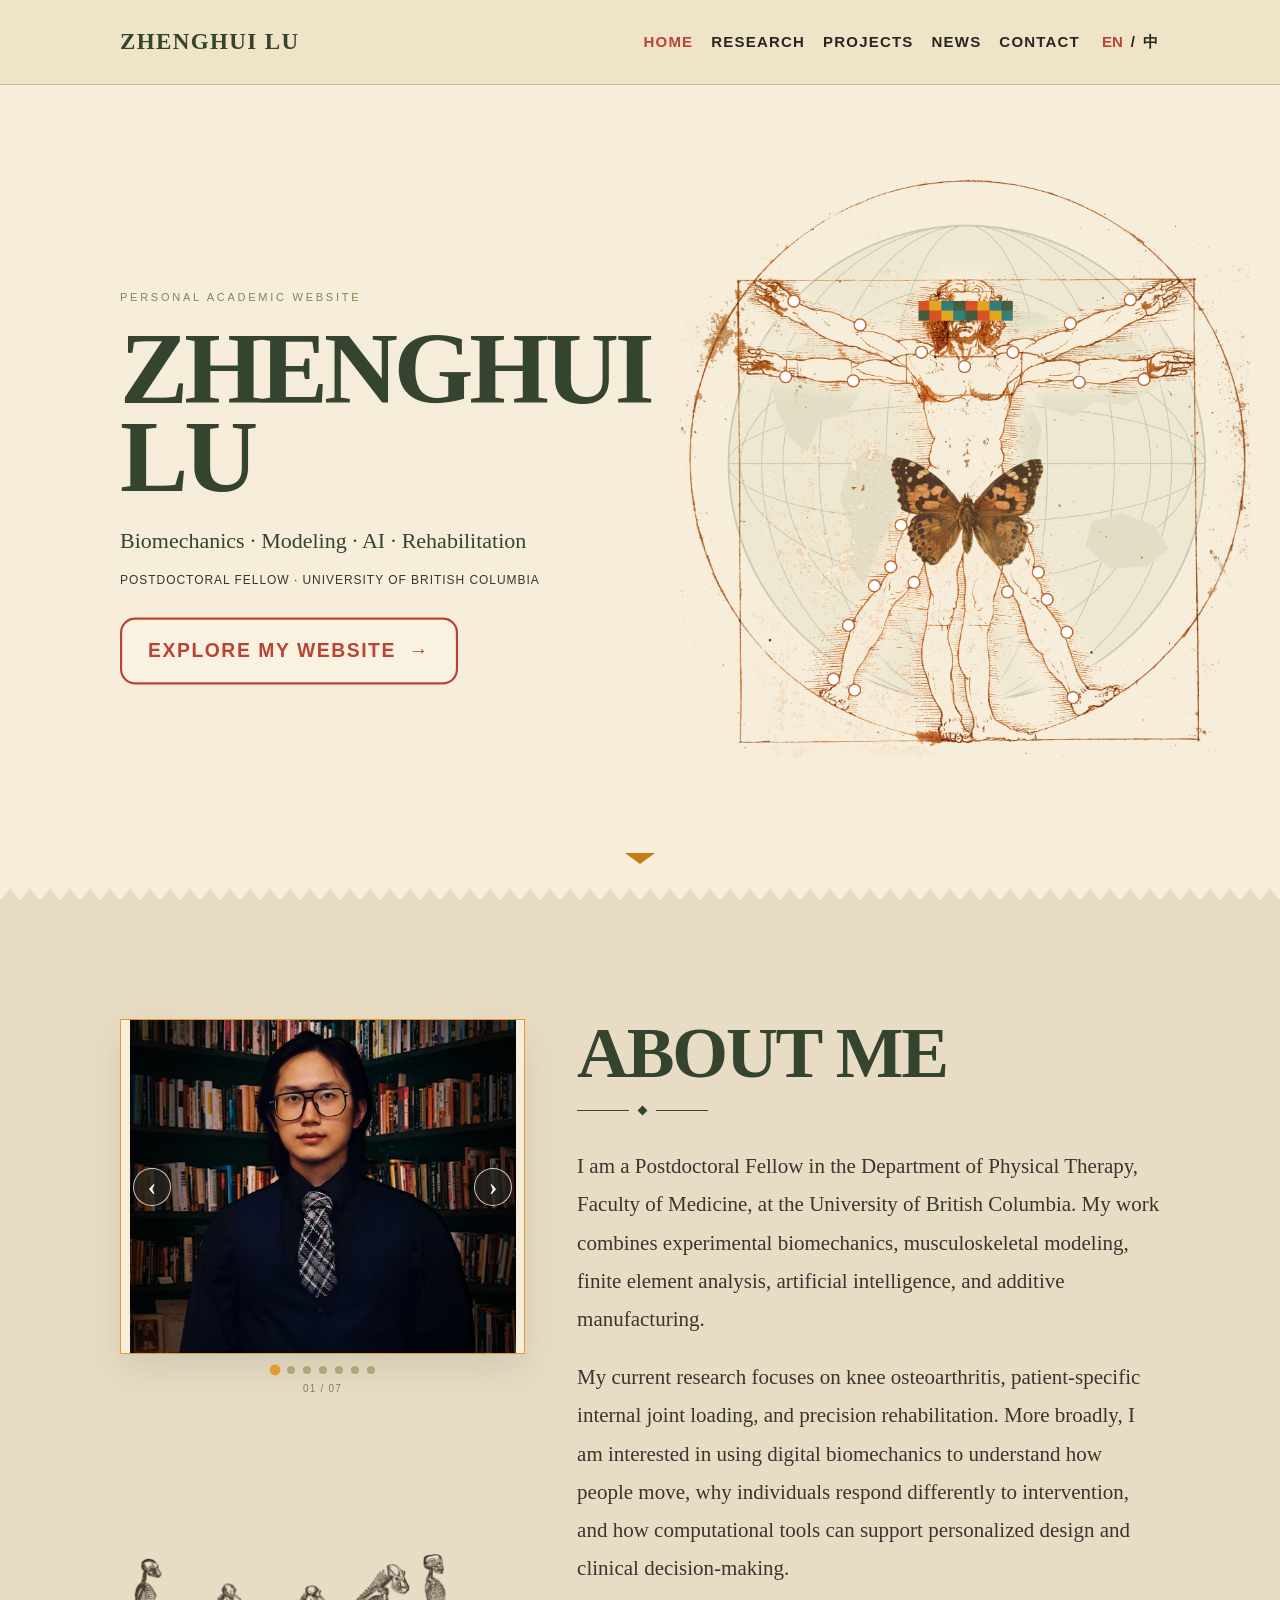
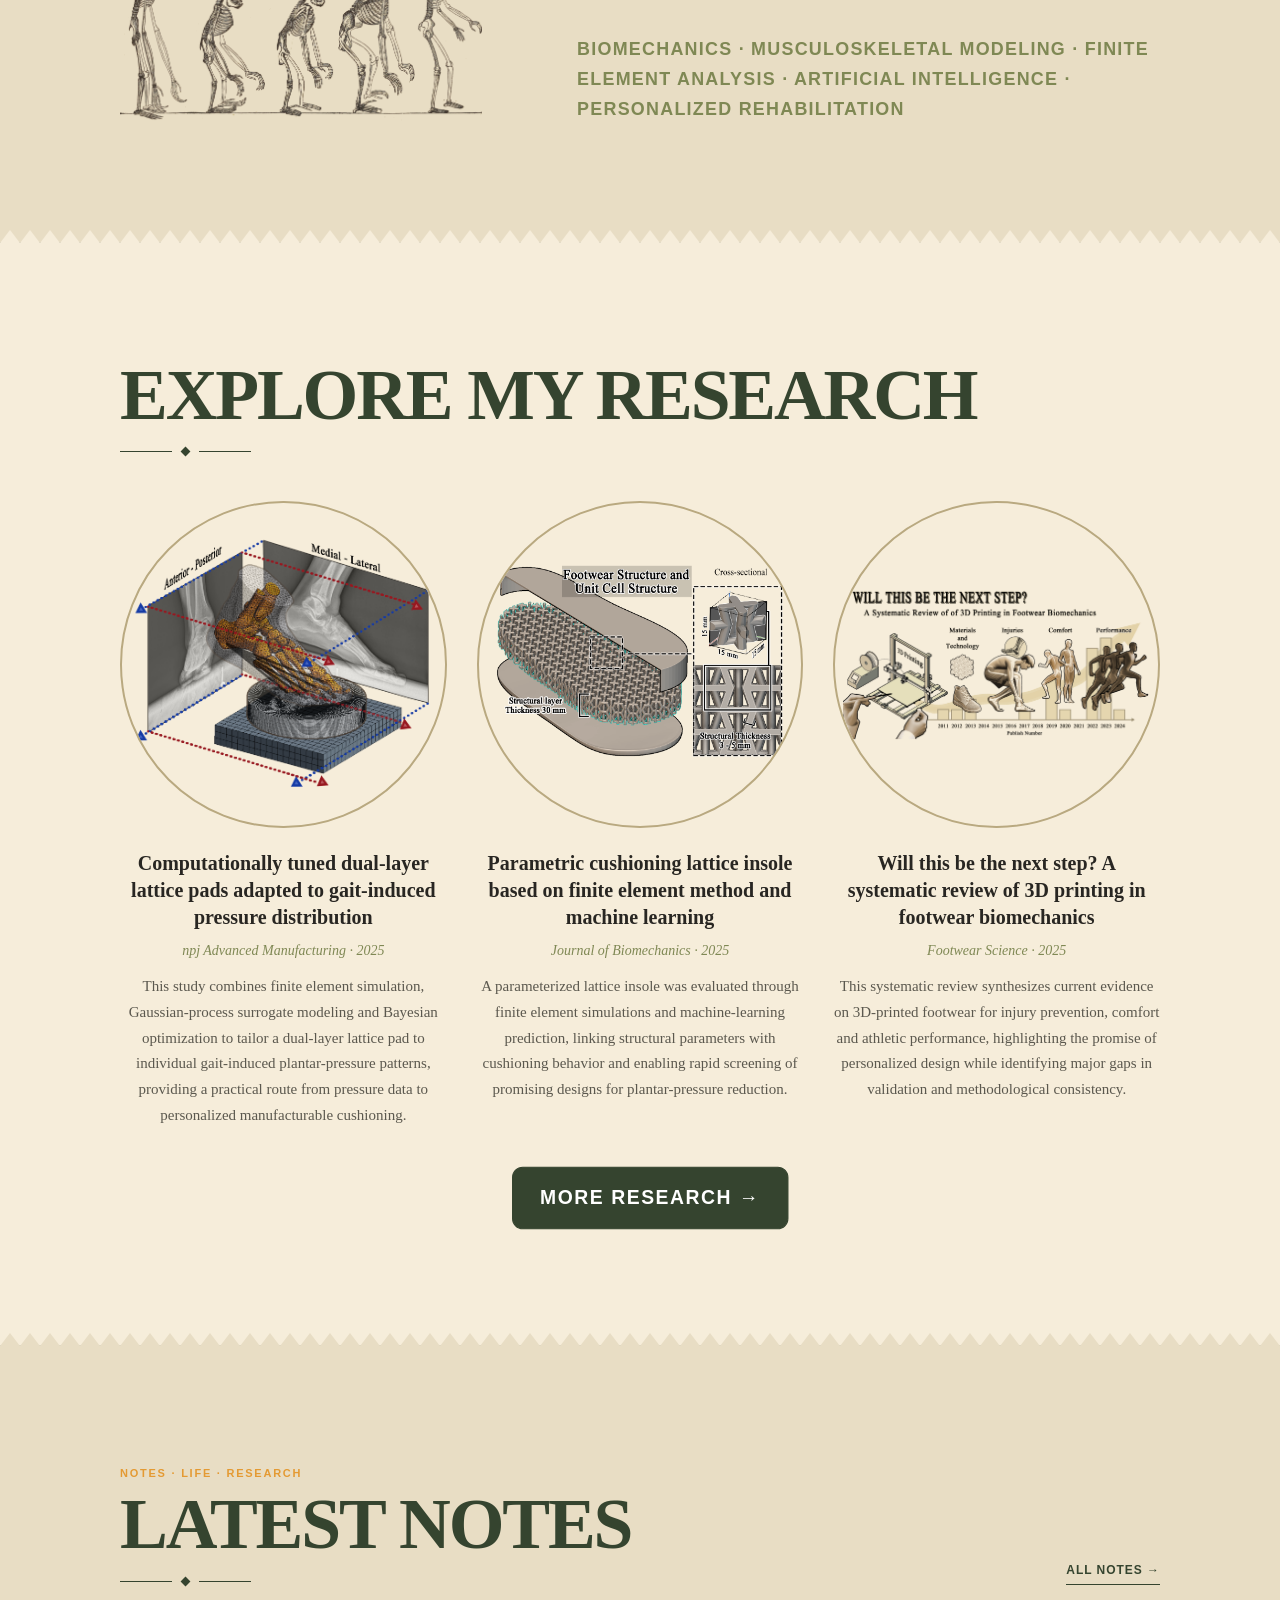
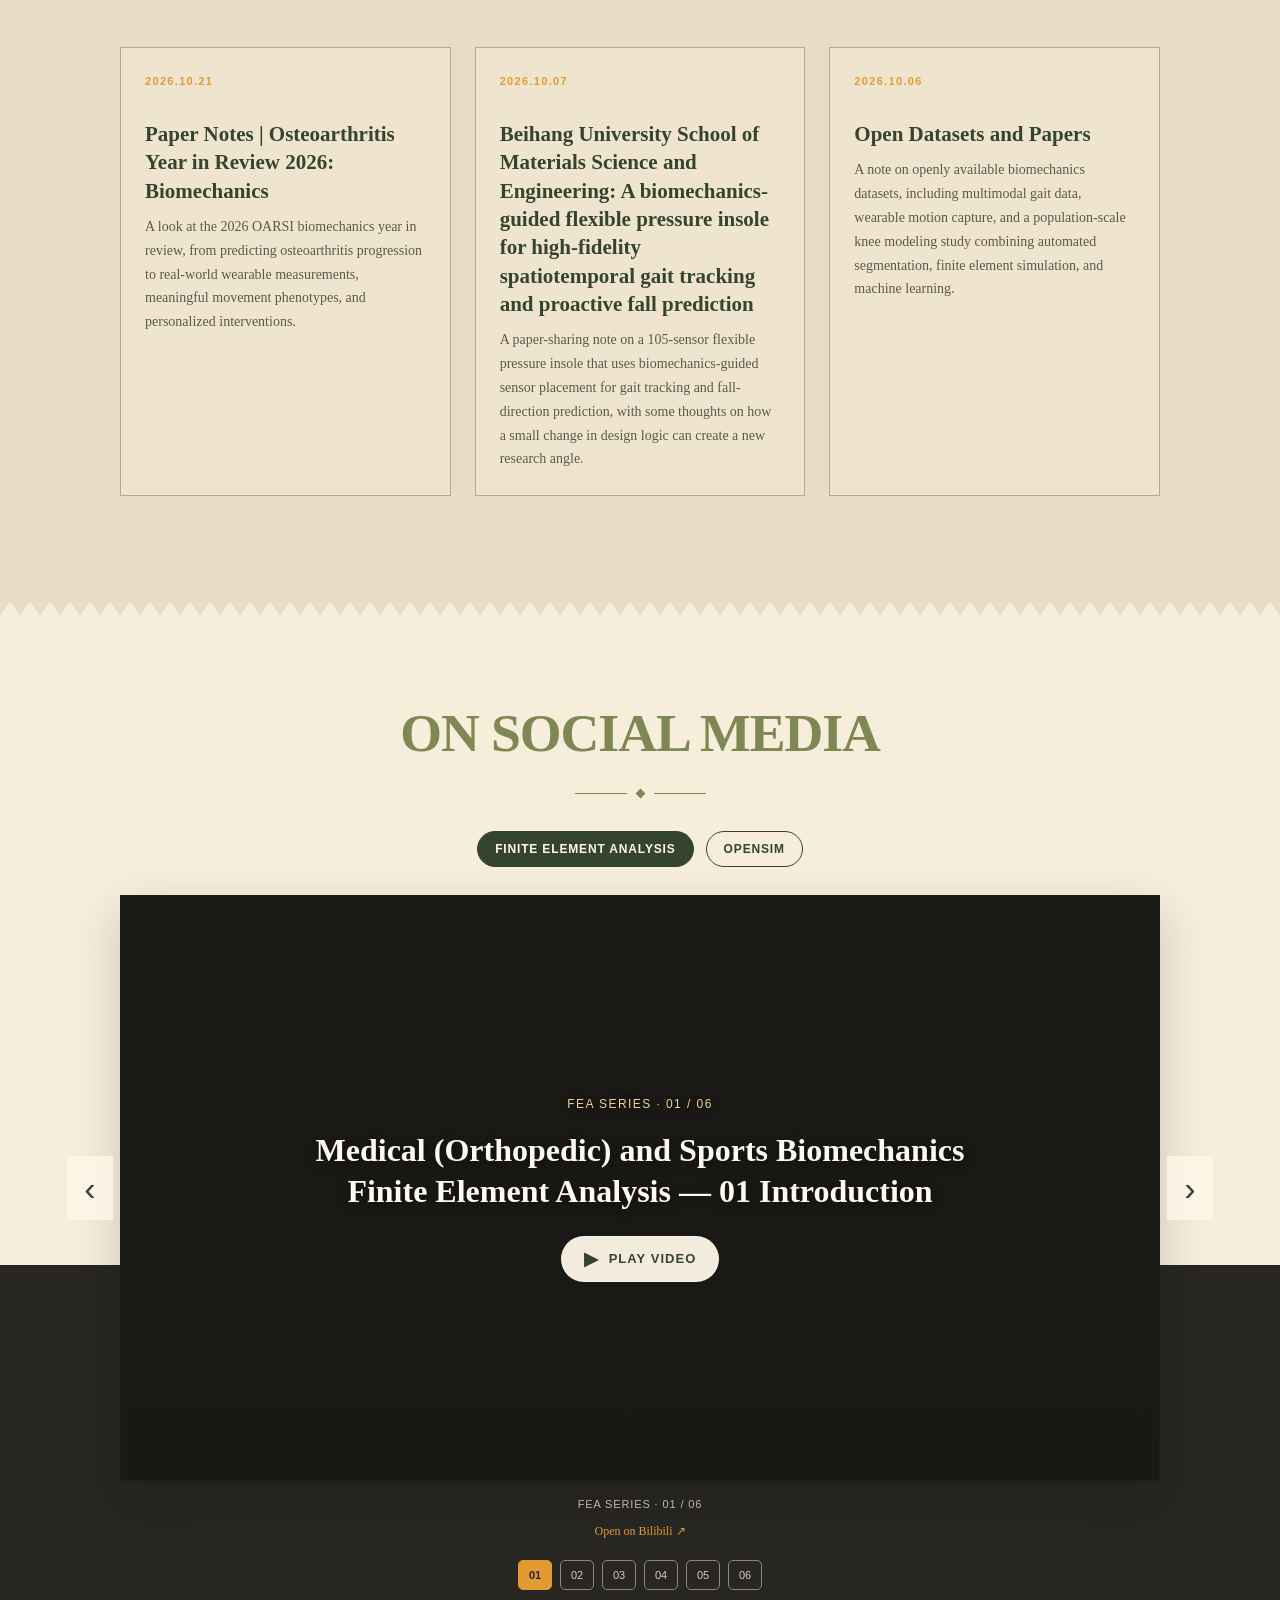
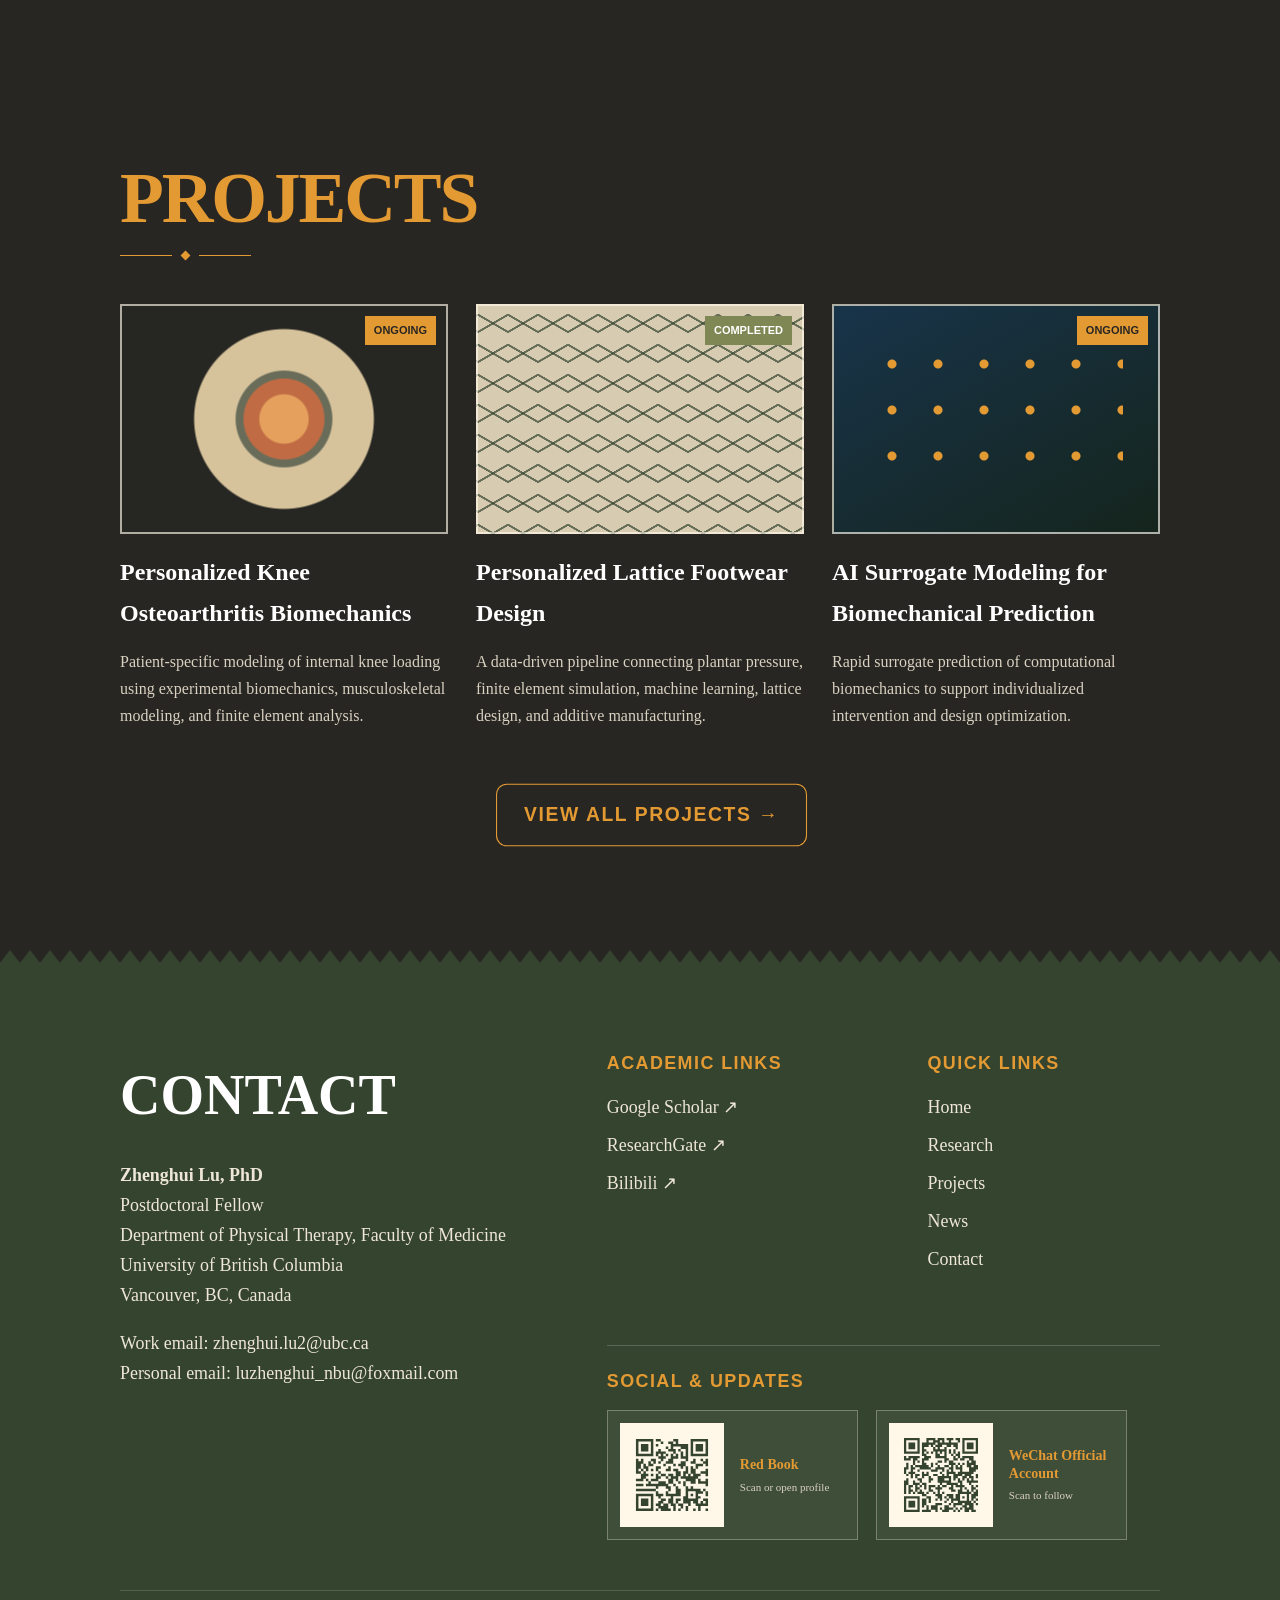
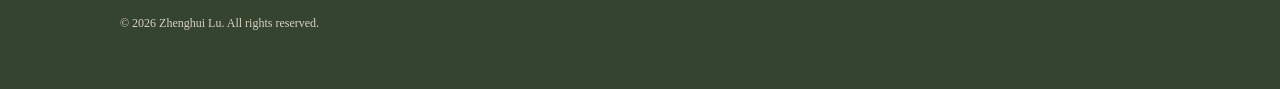
<file: index.html>
<!DOCTYPE html>
<html lang="en">
<head>
  <meta charset="UTF-8">
  <meta name="viewport" content="width=device-width,initial-scale=1.0">
  <title>Zhenghui Lu | Personal Academic Website</title>
  <meta name="description" content="Personal academic website of Zhenghui Lu, Postdoctoral Fellow at the University of British Columbia working on biomechanics, musculoskeletal modeling, finite element analysis, AI, footwear, and rehabilitation.">
  <link rel="stylesheet" href="style.css?v=20261003-2">
  <link rel="stylesheet" href="home-vintage.css?v=20261004-3">
  <link rel="stylesheet" href="about-carousel.css?v=20261004-2">
</head>
<body class="home-vintage lang-en-mode">
<header class="site-header">
  <div class="v-container">
    <nav class="navbar">
      <a class="site-name" href="index.html">ZHENGHUI LU</a>
      <div class="nav-right">
        <div class="nav-links">
          <a class="active" href="index.html"><span class="lang-en">Home</span><span class="lang-zh">主页</span></a>
          <a href="publications.html"><span class="lang-en">Research</span><span class="lang-zh">研究</span></a>
          <a href="projects.html"><span class="lang-en">Projects</span><span class="lang-zh">项目</span></a>
          <a href="news.html"><span class="lang-en">News</span><span class="lang-zh">分享</span></a>
          <a href="contact.html"><span class="lang-en">Contact</span><span class="lang-zh">联系</span></a>
        </div>
        <div class="language-switcher" aria-label="Language switch"><button type="button" data-lang="en">EN</button><span>/</span><button type="button" data-lang="zh">中</button></div>
      </div>
    </nav>
  </div>
</header>
<main>
<section class="v-hero" id="top"><div class="v-container v-hero-grid"><div class="v-brand-card"><div class="v-brand-small"><span class="lang-en">Personal Academic Website</span><span class="lang-zh">个人学术主页</span></div><h1><span>ZHENGHUI</span><span>LU</span></h1><p class="v-brand-sub"><span class="lang-en">Biomechanics · Modeling · AI · Rehabilitation</span><span class="lang-zh">生物力学 · 建模 · 人工智能 · 康复</span></p><p class="v-brand-tags"><span class="lang-en">Postdoctoral Fellow · University of British Columbia</span><span class="lang-zh">博士后研究员 · University of British Columbia</span></p><a class="v-cta" href="#about"><span class="lang-en">Explore my website</span><span class="lang-zh">探索我的主页</span><span>→</span></a></div><div class="v-collage" aria-hidden="true"><img class="v-hero-art" src="assets/home-1.png" alt="" width="1600" height="1669" loading="eager" fetchpriority="high" decoding="async"></div></div><a class="v-down" href="#about" aria-label="Scroll down">⌄</a></section>
<section class="v-section" id="about"><div class="v-container v-about-grid"><div class="v-about-gallery" data-about-carousel tabindex="0" aria-label="Zhenghui Lu photo gallery"><div class="about-carousel-frame"><div class="about-carousel-track"><figure class="about-carousel-slide profile is-active"><img src="profile.jpg" alt="Portrait of Zhenghui Lu"></figure><figure class="about-carousel-slide ubc"><img src="assets/about-ubc.jpg" alt="Zhenghui Lu at the University of British Columbia"></figure><figure class="about-carousel-slide coast"><img src="assets/about-coast.jpg" alt="Zhenghui Lu outdoors by the coast"></figure><figure class="about-carousel-slide industry"><img src="assets/about-industry.jpg" alt="Footwear industry collaboration"></figure><figure class="about-carousel-slide fbs"><img src="assets/about-fbs.jpg" alt="Zhenghui Lu at the Footwear Biomechanics Symposium"></figure></div><button class="about-carousel-btn prev" type="button" aria-label="Previous photo">‹</button><button class="about-carousel-btn next" type="button" aria-label="Next photo">›</button></div><div class="about-carousel-dots" aria-label="Photo selector"></div><div class="about-carousel-counter" aria-live="polite">01 / 05</div><img class="about-evolution-art" src="assets/about-evolution.png" alt="" aria-hidden="true" loading="lazy"></div><div class="v-about-copy"><h2 class="v-section-title"><span class="lang-en">About Me</span><span class="lang-zh">关于我</span></h2><div class="v-divider"><i></i></div><p class="lang-en">I am a Postdoctoral Fellow in the Department of Physical Therapy, Faculty of Medicine, at the University of British Columbia. My work combines experimental biomechanics, musculoskeletal modeling, finite element analysis, artificial intelligence, and additive manufacturing.</p><p class="lang-en">My current research focuses on knee osteoarthritis, patient-specific internal joint loading, and precision rehabilitation. More broadly, I am interested in using digital biomechanics to understand how people move, why individuals respond differently to intervention, and how computational tools can support personalized design and clinical decision-making.</p><p class="lang-zh">我目前是加拿大英属哥伦比亚大学医学部物理治疗系博士后研究员。我的研究融合实验生物力学、肌肉骨骼建模、有限元分析、人工智能与增材制造。</p><p class="lang-zh">目前主要聚焦膝骨关节炎、患者特异性关节内部负荷与精准康复。更广泛地说，我希望利用数字生物力学理解人体运动、解释不同个体对干预产生不同响应的原因，并发展支持个体化设计和临床决策的计算工具。</p><div class="v-keywords"><span class="lang-en">Biomechanics · Musculoskeletal Modeling · Finite Element Analysis · Artificial Intelligence · Personalized Rehabilitation</span><span class="lang-zh">生物力学 · 肌肉骨骼建模 · 有限元分析 · 人工智能 · 个体化康复</span></div></div></div></section>
<section class="v-section v-research" id="research"><div class="v-container"><h2 class="v-section-title"><span class="lang-en">Explore My Research</span><span class="lang-zh">探索我的研究</span></h2><div class="v-divider"><i></i></div><div class="v-research-grid">
<a class="v-research-card" href="https://doi.org/10.1038/s44334-025-00055-8" target="_blank" rel="noopener noreferrer"><div class="v-round-visual pressure"></div><h3>Computationally tuned dual-layer lattice pads adapted to gait-induced pressure distribution</h3><div class="v-research-meta">npj Advanced Manufacturing · 2025</div><p class="v-research-summary lang-en">This study combines finite element simulation, Gaussian-process surrogate modeling and Bayesian optimization to tailor a dual-layer lattice pad to individual gait-induced plantar-pressure patterns, providing a practical route from pressure data to personalized manufacturable cushioning.</p><p class="v-research-summary lang-zh">本研究将有限元仿真、高斯过程代理模型和贝叶斯优化结合，根据个体步态足底压力分布优化双层晶格垫，展示了从压力数据到可制造个体化缓冲结构的设计流程。</p></a>
<a class="v-research-card" href="https://doi.org/10.1016/j.jbiomech.2025.112674" target="_blank" rel="noopener noreferrer"><div class="v-round-visual lattice"></div><h3>Parametric cushioning lattice insole based on finite element method and machine learning</h3><div class="v-research-meta">Journal of Biomechanics · 2025</div><p class="v-research-summary lang-en">A parameterized lattice insole was evaluated through finite element simulations and machine-learning prediction, linking structural parameters with cushioning behavior and enabling rapid screening of promising designs for plantar-pressure reduction.</p><p class="v-research-summary lang-zh">本研究构建参数化晶格鞋垫，通过有限元仿真与机器学习建立结构参数和缓冲性能之间的关系，从而能够快速筛选更有利于降低足底压力的设计方案。</p></a>
<a class="v-research-card" href="https://doi.org/10.1080/19424280.2025.2472251" target="_blank" rel="noopener noreferrer"><div class="v-round-visual printing"></div><h3>Will this be the next step? A systematic review of 3D printing in footwear biomechanics</h3><div class="v-research-meta">Footwear Science · 2025</div><p class="v-research-summary lang-en">This systematic review synthesizes current evidence on 3D-printed footwear for injury prevention, comfort and athletic performance, highlighting the promise of personalized design while identifying major gaps in validation and methodological consistency.</p><p class="v-research-summary lang-zh">本系统综述整合 3D 打印鞋具在损伤预防、舒适性和运动表现方面的研究证据，指出个体化设计具有较大潜力，同时现有研究在验证和方法一致性方面仍存在不足。</p></a>
</div><div class="v-center-action"><a class="v-dark-button" href="publications.html"><span class="lang-en">More research →</span><span class="lang-zh">更多研究 →</span></a></div></div></section>
<section class="v-section v-news" id="news"><div class="v-container">
  <div class="v-news-heading"><div><div class="v-news-kicker"><span class="lang-en">Notes · Life · Research</span><span class="lang-zh">科研 · 日常 · 随手记</span></div><h2 class="v-section-title"><span class="lang-en">Latest Notes</span><span class="lang-zh">最近分享</span></h2><div class="v-divider"><i></i></div></div><a class="v-news-more" href="news.html"><span class="lang-en">All notes →</span><span class="lang-zh">查看全部 →</span></a></div>
  <div class="v-news-grid" data-news-home></div>
</div></section>
<section class="v-section v-projects" id="projects"><div class="v-container"><h2 class="v-section-title"><span class="lang-en">Projects</span><span class="lang-zh">项目</span></h2><div class="v-divider"><i></i></div><div class="v-project-grid"><article class="v-project-card"><div class="v-project-image knee"><span class="v-status"><span class="lang-en">Ongoing</span><span class="lang-zh">进行中</span></span></div><h3><span class="lang-en">Personalized Knee Osteoarthritis Biomechanics</span><span class="lang-zh">膝骨关节炎个体化生物力学</span></h3><p class="lang-en">Patient-specific modeling of internal knee loading using experimental biomechanics, musculoskeletal modeling, and finite element analysis.</p><p class="lang-zh">结合实验生物力学、肌肉骨骼建模和有限元分析，研究患者特异性的膝关节内部负荷。</p></article><article class="v-project-card"><div class="v-project-image insole"><span class="v-status done"><span class="lang-en">Completed</span><span class="lang-zh">已完成</span></span></div><h3><span class="lang-en">Personalized Lattice Footwear Design</span><span class="lang-zh">个体化晶格鞋具设计</span></h3><p class="lang-en">A data-driven pipeline connecting plantar pressure, finite element simulation, machine learning, lattice design, and additive manufacturing.</p><p class="lang-zh">连接足底压力、有限元仿真、机器学习、晶格设计和增材制造的数据驱动研发流程。</p></article><article class="v-project-card"><div class="v-project-image ai"><span class="v-status"><span class="lang-en">Ongoing</span><span class="lang-zh">进行中</span></span></div><h3><span class="lang-en">AI Surrogate Modeling for Biomechanical Prediction</span><span class="lang-zh">面向生物力学预测的 AI 代理建模</span></h3><p class="lang-en">Rapid surrogate prediction of computational biomechanics to support individualized intervention and design optimization.</p><p class="lang-zh">利用代理模型快速预测计算生物力学结果，为个体化干预和设计优化提供支持。</p></article></div><div class="v-center-action"><a class="v-dark-button" href="projects.html"><span class="lang-en">View all projects →</span><span class="lang-zh">查看所有项目 →</span></a></div></div></section>
<section class="v-contact" id="contact"><div class="v-container"><div class="v-contact-grid"><div><h2><span class="lang-en">Contact</span><span class="lang-zh">联系</span></h2><p><strong>Zhenghui Lu, PhD</strong><br><span class="lang-en">Postdoctoral Fellow</span><span class="lang-zh">博士后研究员</span><br>Department of Physical Therapy, Faculty of Medicine<br>University of British Columbia<br>Vancouver, BC, Canada</p><p><span class="lang-en">Work email:</span><span class="lang-zh">工作邮箱：</span> <a href="mailto:zhenghui.lu2@ubc.ca">zhenghui.lu2@ubc.ca</a><br><span class="lang-en">Personal email:</span><span class="lang-zh">个人邮箱：</span> <a href="mailto:luzhenghui_nbu@foxmail.com">luzhenghui_nbu@foxmail.com</a></p></div><div><div class="v-contact-title"><span class="lang-en">Academic links</span><span class="lang-zh">学术链接</span></div><div class="v-link-list"><a href="https://scholar.google.com/citations?user=SdYqhuoAAAAJ&hl=en" target="_blank" rel="noopener noreferrer">Google Scholar ↗</a><a href="https://www.researchgate.net/profile/Zhenghui-Lu-2" target="_blank" rel="noopener noreferrer">ResearchGate ↗</a><a href="https://space.bilibili.com/49579977?spm_id_from=333.1007.0.0" target="_blank" rel="noopener noreferrer">Bilibili ↗</a></div></div><div><div class="v-contact-title"><span class="lang-en">Quick links</span><span class="lang-zh">快速链接</span></div><div class="v-link-list"><a href="index.html"><span class="lang-en">Home</span><span class="lang-zh">主页</span></a><a href="publications.html"><span class="lang-en">Research</span><span class="lang-zh">研究</span></a><a href="projects.html"><span class="lang-en">Projects</span><span class="lang-zh">项目</span></a><a href="news.html"><span class="lang-en">News</span><span class="lang-zh">分享</span></a><a href="contact.html"><span class="lang-en">Contact</span><span class="lang-zh">联系</span></a></div></div><div class="v-qr-panel">
  <div class="v-contact-title"><span class="lang-en">Social & Updates</span><span class="lang-zh">社交与更新</span></div>
  <div class="v-qr-grid">
    <a class="v-qr-card" href="http://xhslink.com/m/8xUqmnLASHM" target="_blank" rel="noopener noreferrer"><img src="assets/xiaohongshu-qr.svg" alt="Red Book QR code"><span><strong><span class="lang-en">Red Book</span><span class="lang-zh">小红书</span></strong><small><span class="lang-en">Scan or open profile</span><span class="lang-zh">扫码或打开主页</span></small></span></a>
    <div class="v-qr-card"><img src="assets/wechat-qr.svg" alt="WeChat Official Account QR code"><span><strong><span class="lang-en">WeChat Official Account</span><span class="lang-zh">微信公众号</span></strong><small><span class="lang-en">Scan to follow</span><span class="lang-zh">扫码关注</span></small></span></div>
  </div>
</div></div><div class="v-footer">© 2026 Zhenghui Lu. <span class="lang-en">All rights reserved.</span><span class="lang-zh">保留所有权利。</span></div></div></section>
</main>
<script src="assets/news-data.js?v=20261021-1"></script><script src="news-render.js?v=20261021-1"></script><script src="script.js?v=20261006-1"></script><script src="about-carousel.js?v=20261003-4"></script><script src="media-poster-enhance.js?v=20261004-1"></script>
</body></html>
</file>
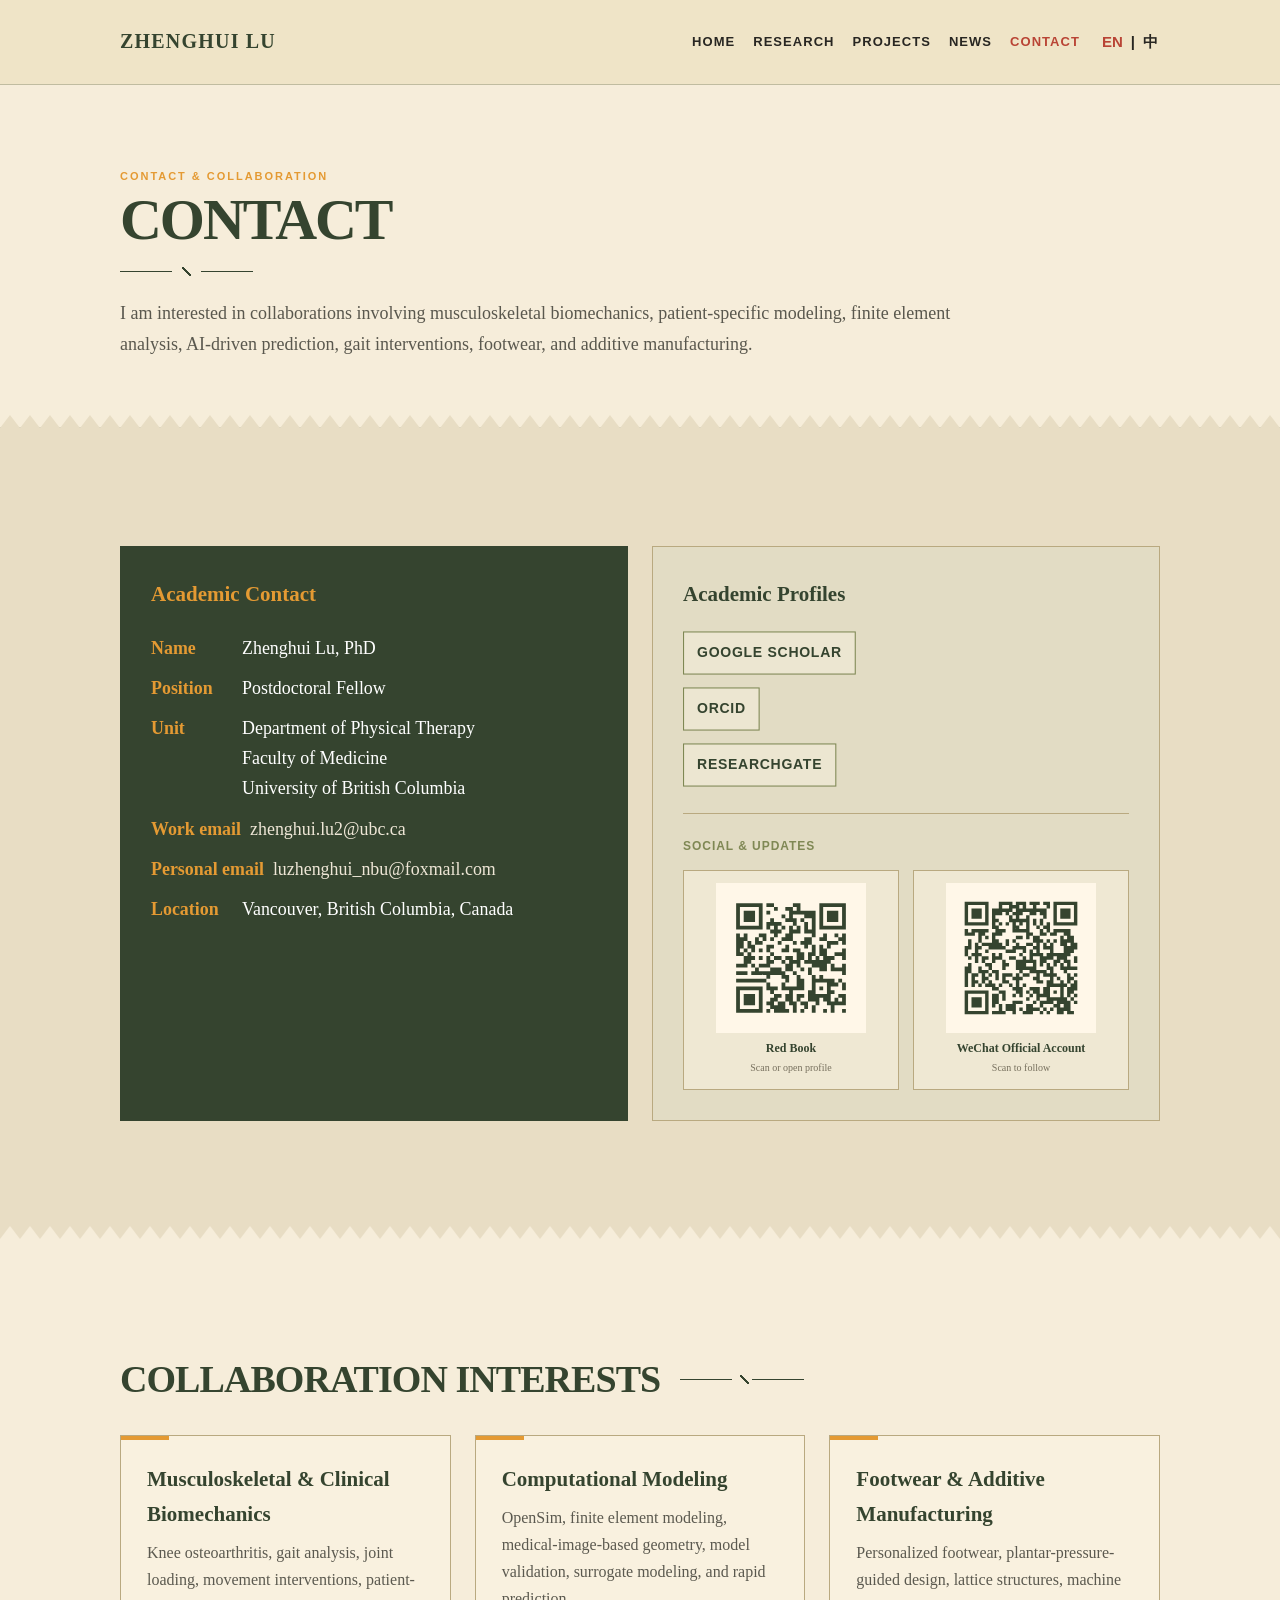
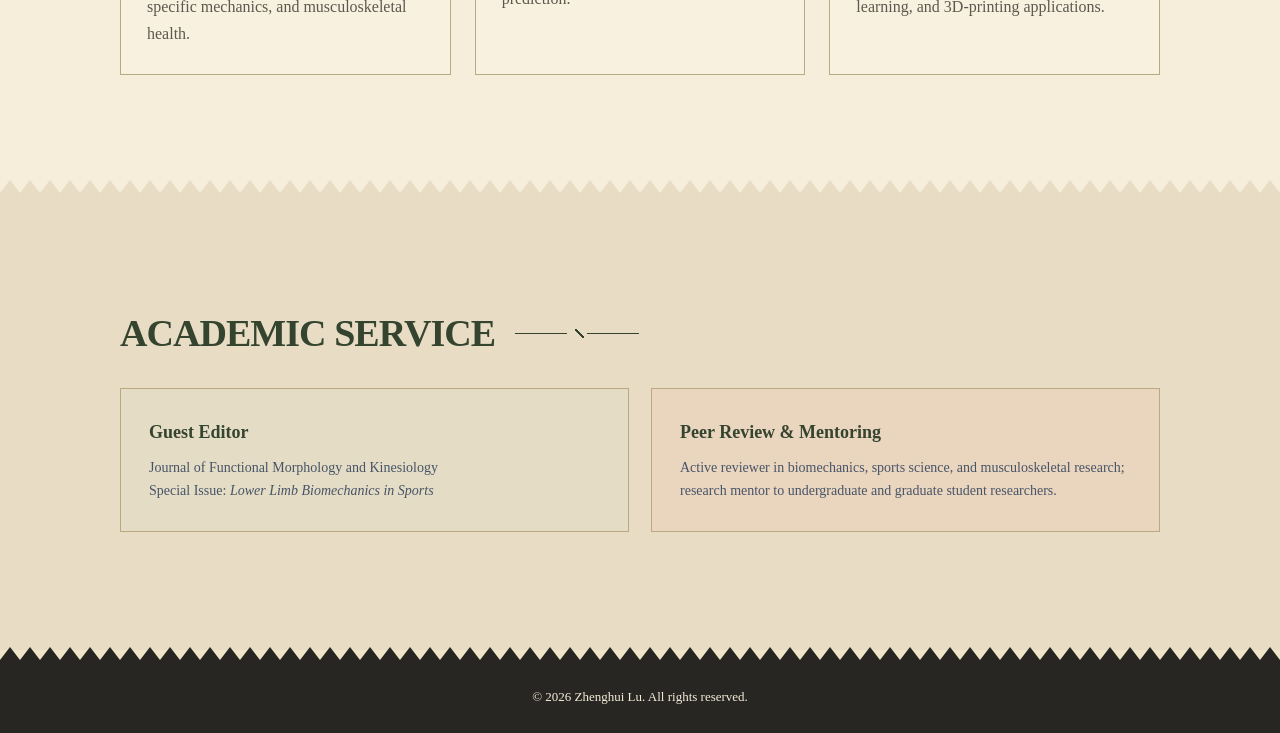
<file: contact.html>
<!DOCTYPE html><html lang="en"><head><meta charset="UTF-8"><meta name="viewport" content="width=device-width,initial-scale=1.0"><title>Contact | Zhenghui Lu</title><meta name="description" content="Contact Zhenghui Lu, Postdoctoral Fellow at the University of British Columbia."><link rel="stylesheet" href="style.css?v=20261002-1"></head><body><header class="site-header"><div class="container"><nav class="navbar"><a class="site-name" href="index.html">Zhenghui Lu</a><div class="nav-right"><div class="nav-links"><a href="index.html"><span class="lang-en">Home</span><span class="lang-zh">主页</span></a><a href="research.html"><span class="lang-en">Research</span><span class="lang-zh">研究</span></a><a href="publications.html"><span class="lang-en">Publications</span><span class="lang-zh">论文</span></a><a href="projects.html"><span class="lang-en">Projects</span><span class="lang-zh">项目</span></a><a href="news.html"><span class="lang-en">News</span><span class="lang-zh">分享</span></a><a class="active" href="contact.html"><span class="lang-en">Contact</span><span class="lang-zh">联系</span></a></div><div class="language-switcher"><button type="button" data-lang="en">EN</button><span>|</span><button type="button" data-lang="zh">中文</button></div></div></nav></div></header><main><section class="page-hero"><div class="container"><p class="eyebrow"><span class="lang-en">Contact & collaboration</span><span class="lang-zh">联系与合作</span></p><h1><span class="lang-en">Contact</span><span class="lang-zh">联系方式</span></h1><p class="page-lead lang-en">I am interested in collaborations involving musculoskeletal biomechanics, patient-specific modeling, finite element analysis, AI-driven prediction, gait interventions, footwear, and additive manufacturing.</p><p class="page-lead lang-zh">欢迎围绕肌肉骨骼生物力学、患者特异性建模、有限元、AI 预测、步态干预、鞋具及增材制造开展学术合作。</p></div></section><section class="section section-white"><div class="container"><div class="contact-grid"><div class="contact-box"><h3><span class="lang-en">Academic Contact</span><span class="lang-zh">学术联系</span></h3><div class="contact-row"><div class="contact-label"><span class="lang-en">Name</span><span class="lang-zh">姓名</span></div><div>Zhenghui Lu, PhD</div></div><div class="contact-row"><div class="contact-label"><span class="lang-en">Position</span><span class="lang-zh">职位</span></div><div><span class="lang-en">Postdoctoral Fellow</span><span class="lang-zh">博士后研究员</span></div></div><div class="contact-row"><div class="contact-label"><span class="lang-en">Unit</span><span class="lang-zh">单位</span></div><div>Department of Physical Therapy<br>Faculty of Medicine<br>University of British Columbia</div></div><div class="contact-row"><div class="contact-label"><span class="lang-en">Work email</span><span class="lang-zh">工作邮箱</span></div><div><a href="mailto:zhenghui.lu2@ubc.ca">zhenghui.lu2@ubc.ca</a></div></div><div class="contact-row"><div class="contact-label"><span class="lang-en">Personal email</span><span class="lang-zh">个人邮箱</span></div><div><a href="mailto:luzhenghui_nbu@foxmail.com">luzhenghui_nbu@foxmail.com</a></div></div><div class="contact-row"><div class="contact-label"><span class="lang-en">Location</span><span class="lang-zh">地点</span></div><div>Vancouver, British Columbia, Canada</div></div></div><div class="contact-box"><h3><span class="lang-en">Academic Profiles</span><span class="lang-zh">学术主页</span></h3><p><a class="chip-link" href="https://scholar.google.com/citations?user=SdYqhuoAAAAJ&hl=en" target="_blank">Google Scholar</a></p><p><a class="chip-link" href="https://orcid.org/0000-0002-7705-8134" target="_blank">ORCID</a></p><p><a class="chip-link" href="https://www.researchgate.net/profile/Zhenghui-Lu-2" target="_blank">ResearchGate</a></p><div class="contact-social-block"><div class="contact-social-title"><span class="lang-en">Social & Updates</span><span class="lang-zh">社交与更新</span></div><div class="contact-qr-grid"><a class="contact-qr-card" href="http://xhslink.com/m/8xUqmnLASHM" target="_blank" rel="noopener noreferrer"><img src="assets/xiaohongshu-qr.svg" alt="Red Book QR code"><strong><span class="lang-en">Red Book</span><span class="lang-zh">小红书</span></strong><small><span class="lang-en">Scan or open profile</span><span class="lang-zh">扫码或打开主页</span></small></a><div class="contact-qr-card"><img src="assets/wechat-qr.svg" alt="WeChat Official Account QR code"><strong><span class="lang-en">WeChat Official Account</span><span class="lang-zh">微信公众号</span></strong><small><span class="lang-en">Scan to follow</span><span class="lang-zh">扫码关注</span></small></div></div></div></div></div></div></section><section class="section"><div class="container"><h2 class="section-title"><span><span class="lang-en">Collaboration Interests</span><span class="lang-zh">合作方向</span></span></h2><div class="card-grid"><article class="card"><h3><span class="lang-en">Musculoskeletal & Clinical Biomechanics</span><span class="lang-zh">肌肉骨骼与临床生物力学</span></h3><p class="lang-en">Knee osteoarthritis, gait analysis, joint loading, movement interventions, patient-specific mechanics, and musculoskeletal health.</p><p class="lang-zh">膝骨关节炎、步态分析、关节负荷、动作干预、患者特异性力学及肌肉骨骼健康。</p></article><article class="card"><h3><span class="lang-en">Computational Modeling</span><span class="lang-zh">计算建模</span></h3><p class="lang-en">OpenSim, finite element modeling, medical-image-based geometry, model validation, surrogate modeling, and rapid prediction.</p><p class="lang-zh">OpenSim、有限元、医学影像几何建模、模型验证、代理模型及快速预测。</p></article><article class="card"><h3><span class="lang-en">Footwear & Additive Manufacturing</span><span class="lang-zh">鞋具与增材制造</span></h3><p class="lang-en">Personalized footwear, plantar-pressure-guided design, lattice structures, machine learning, and 3D-printing applications.</p><p class="lang-zh">个体化鞋具、足底压力驱动设计、晶格结构、机器学习及 3D 打印应用。</p></article></div></div></section><section class="section section-soft"><div class="container"><h2 class="section-title"><span><span class="lang-en">Academic Service</span><span class="lang-zh">学术服务</span></span></h2><div class="service-grid"><div class="service-card"><h3>Guest Editor</h3><p>Journal of Functional Morphology and Kinesiology<br>Special Issue: <em>Lower Limb Biomechanics in Sports</em></p></div><div class="service-card"><h3><span class="lang-en">Peer Review & Mentoring</span><span class="lang-zh">同行评议与科研指导</span></h3><p class="lang-en">Active reviewer in biomechanics, sports science, and musculoskeletal research; research mentor to undergraduate and graduate student researchers.</p><p class="lang-zh">持续参与生物力学、运动科学和肌肉骨骼相关期刊同行评议，并指导本科生和研究生开展科研。</p></div></div></div></section></main><footer class="site-footer"><div class="container">© 2026 Zhenghui Lu. <span class="lang-en">All rights reserved.</span><span class="lang-zh">保留所有权利。</span></div></footer><script src="script.js?v=20261006-1"></script></body></html>
</file>
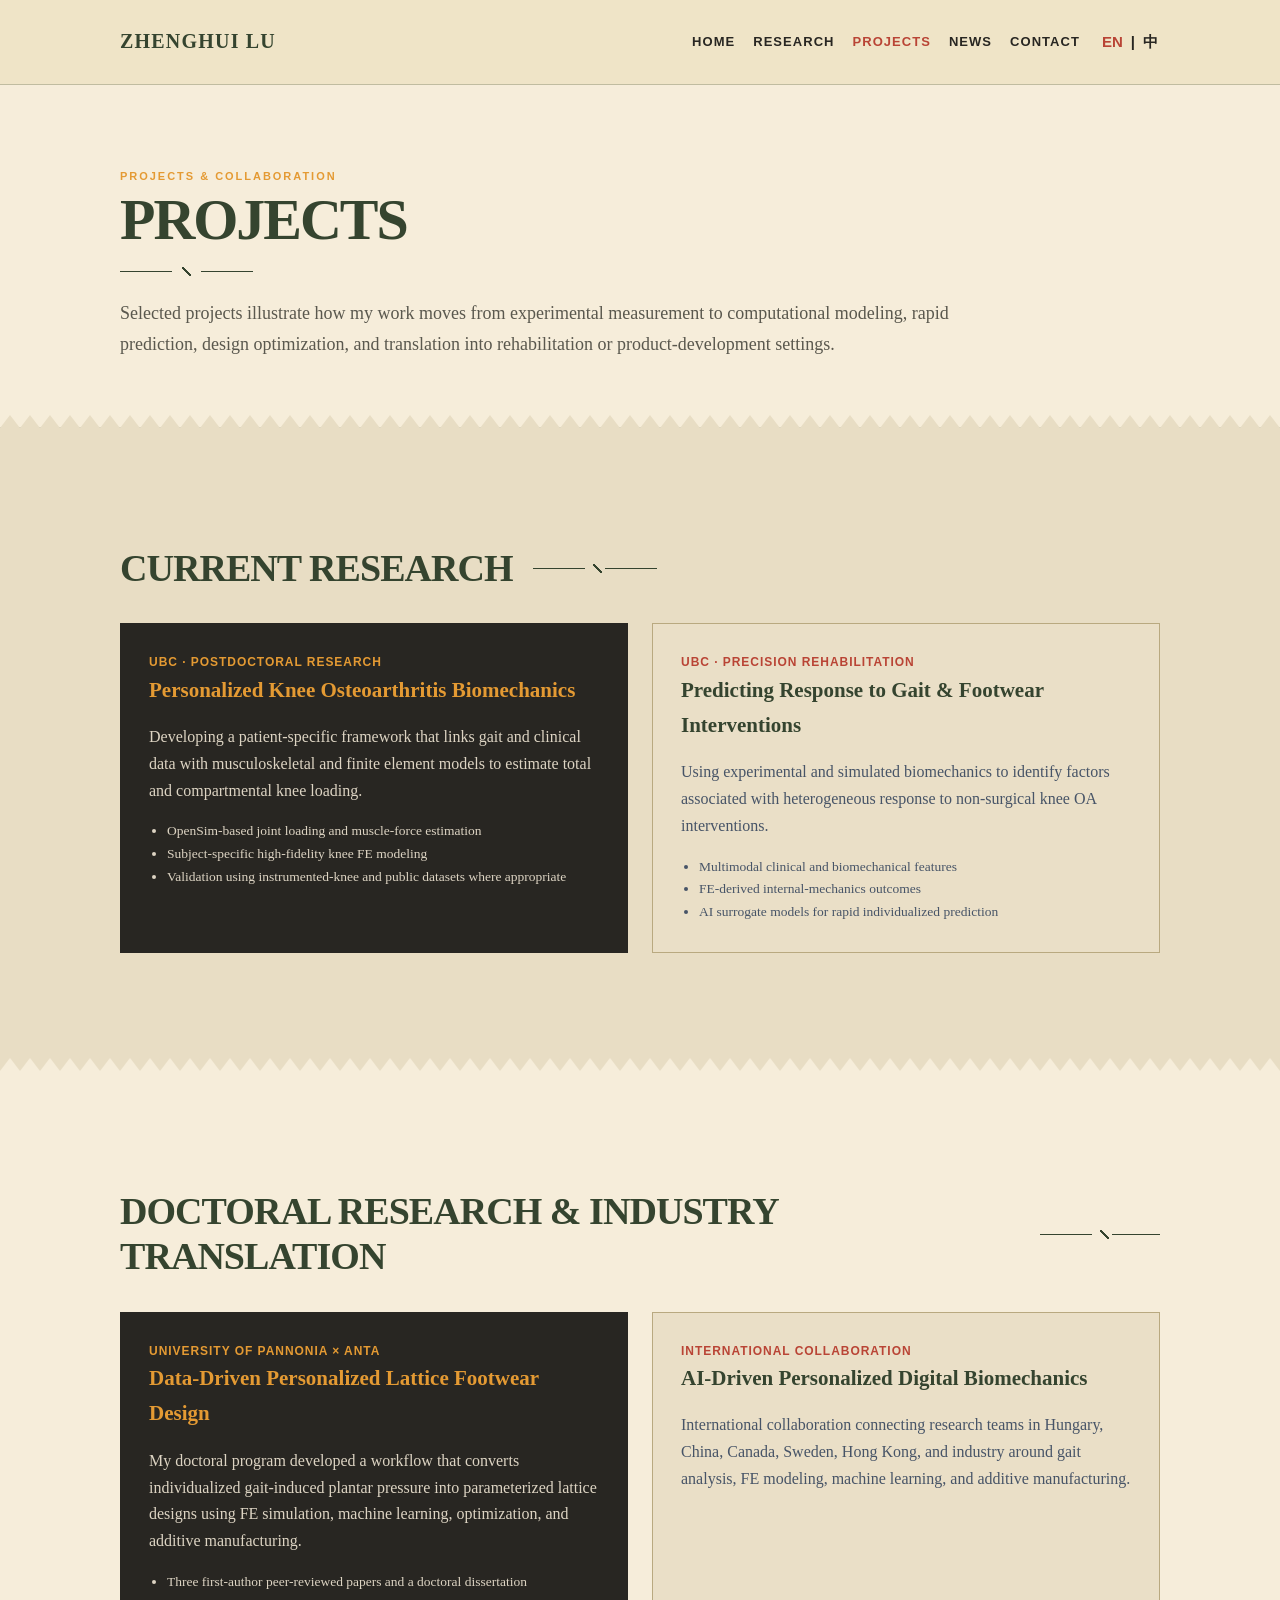
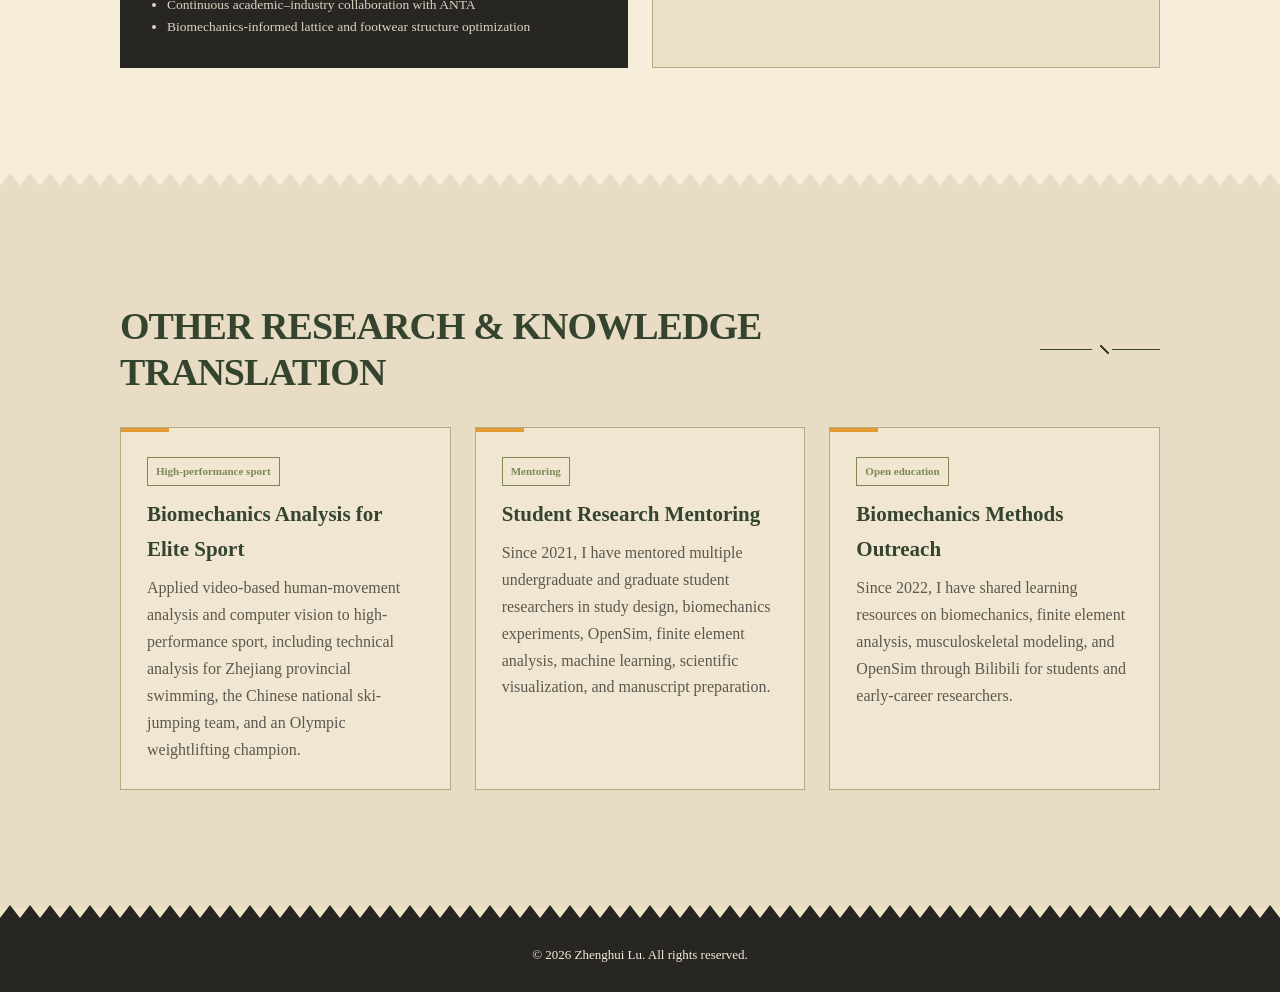
<file: projects.html>
<!DOCTYPE html><html lang="en"><head><meta charset="UTF-8"><meta name="viewport" content="width=device-width,initial-scale=1.0"><title>Projects | Zhenghui Lu</title><meta name="description" content="Research projects and collaborations of Zhenghui Lu in knee osteoarthritis, computational biomechanics, AI-driven footwear, and knowledge translation."><link rel="stylesheet" href="style.css?v=20261002-1"></head><body><header class="site-header"><div class="container"><nav class="navbar"><a class="site-name" href="index.html">Zhenghui Lu</a><div class="nav-right"><div class="nav-links"><a href="index.html"><span class="lang-en">Home</span><span class="lang-zh">主页</span></a><a href="research.html"><span class="lang-en">Research</span><span class="lang-zh">研究</span></a><a href="publications.html"><span class="lang-en">Publications</span><span class="lang-zh">论文</span></a><a class="active" href="projects.html"><span class="lang-en">Projects</span><span class="lang-zh">项目</span></a><a href="news.html"><span class="lang-en">News</span><span class="lang-zh">分享</span></a><a href="contact.html"><span class="lang-en">Contact</span><span class="lang-zh">联系</span></a></div><div class="language-switcher"><button type="button" data-lang="en">EN</button><span>|</span><button type="button" data-lang="zh">中文</button></div></div></nav></div></header><main><section class="page-hero"><div class="container"><p class="eyebrow"><span class="lang-en">Projects & collaboration</span><span class="lang-zh">项目与合作</span></p><h1><span class="lang-en">Projects</span><span class="lang-zh">研究项目</span></h1><p class="page-lead lang-en">Selected projects illustrate how my work moves from experimental measurement to computational modeling, rapid prediction, design optimization, and translation into rehabilitation or product-development settings.</p><p class="page-lead lang-zh">以下项目展示了我的研究如何从实验测量进入计算建模、快速预测、设计优化，并进一步转化到康复或产品研发场景。</p></div></section><section class="section section-white"><div class="container"><h2 class="section-title"><span><span class="lang-en">Current Research</span><span class="lang-zh">当前研究</span></span></h2><div class="project-grid"><article class="project-card"><div class="project-meta">UBC · Postdoctoral research</div><h3><span class="lang-en">Personalized Knee Osteoarthritis Biomechanics</span><span class="lang-zh">膝骨关节炎个体化生物力学</span></h3><p class="lang-en">Developing a patient-specific framework that links gait and clinical data with musculoskeletal and finite element models to estimate total and compartmental knee loading.</p><p class="lang-zh">建立连接步态、临床数据、肌肉骨骼模型和有限元模型的患者特异性框架，用于估计膝关节总负荷及内外侧分区负荷。</p><ul class="project-list"><li><span class="lang-en">OpenSim-based joint loading and muscle-force estimation</span><span class="lang-zh">基于 OpenSim 的关节负荷与肌力估计</span></li><li><span class="lang-en">Subject-specific high-fidelity knee FE modeling</span><span class="lang-zh">患者特异性高保真膝关节有限元</span></li><li><span class="lang-en">Validation using instrumented-knee and public datasets where appropriate</span><span class="lang-zh">结合 instrumented knee 等公开数据进行验证</span></li></ul></article><article class="project-card"><div class="project-meta">UBC · Precision rehabilitation</div><h3><span class="lang-en">Predicting Response to Gait & Footwear Interventions</span><span class="lang-zh">步态与鞋具干预响应预测</span></h3><p class="lang-en">Using experimental and simulated biomechanics to identify factors associated with heterogeneous response to non-surgical knee OA interventions.</p><p class="lang-zh">利用实验与仿真生物力学识别膝骨关节炎患者对非手术干预产生不同响应的关键因素。</p><ul class="project-list"><li><span class="lang-en">Multimodal clinical and biomechanical features</span><span class="lang-zh">多模态临床与生物力学特征</span></li><li><span class="lang-en">FE-derived internal-mechanics outcomes</span><span class="lang-zh">有限元得到的内部力学结果</span></li><li><span class="lang-en">AI surrogate models for rapid individualized prediction</span><span class="lang-zh">用于快速个体化预测的 AI 代理模型</span></li></ul></article></div></div></section><section class="section"><div class="container"><h2 class="section-title"><span><span class="lang-en">Doctoral Research & Industry Translation</span><span class="lang-zh">博士研究与产学转化</span></span></h2><div class="project-grid"><article class="project-card"><div class="project-meta">University of Pannonia × ANTA</div><h3><span class="lang-en">Data-Driven Personalized Lattice Footwear Design</span><span class="lang-zh">数据驱动个体化晶格鞋具设计</span></h3><p class="lang-en">My doctoral program developed a workflow that converts individualized gait-induced plantar pressure into parameterized lattice designs using FE simulation, machine learning, optimization, and additive manufacturing.</p><p class="lang-zh">博士阶段建立了将个体步态足底压力转化为参数化晶格结构的研发流程，融合有限元仿真、机器学习、优化算法与增材制造。</p><ul class="project-list"><li><span class="lang-en">Three first-author peer-reviewed papers and a doctoral dissertation</span><span class="lang-zh">形成 3 篇第一作者同行评议论文及博士学位论文</span></li><li><span class="lang-en">Continuous academic–industry collaboration with ANTA</span><span class="lang-zh">与 ANTA 持续开展产学合作</span></li><li><span class="lang-en">Biomechanics-informed lattice and footwear structure optimization</span><span class="lang-zh">面向生物力学目标的晶格与鞋具结构优化</span></li></ul></article><article class="project-card"><div class="project-meta">International collaboration</div><h3><span class="lang-en">AI-Driven Personalized Digital Biomechanics</span><span class="lang-zh">AI 驱动的个体化数字生物力学</span></h3><p class="lang-en">International collaboration connecting research teams in Hungary, China, Canada, Sweden, Hong Kong, and industry around gait analysis, FE modeling, machine learning, and additive manufacturing.</p><p class="lang-zh">围绕步态分析、有限元、机器学习和增材制造开展国际合作，连接匈牙利、中国、加拿大、瑞典、香港及产业团队。</p></article></div></div></section><section class="section section-white"><div class="container"><h2 class="section-title"><span><span class="lang-en">Other Research & Knowledge Translation</span><span class="lang-zh">其他科研与知识转化</span></span></h2><div class="card-grid"><article class="card"><span class="card-tag">High-performance sport</span><h3><span class="lang-en">Biomechanics Analysis for Elite Sport</span><span class="lang-zh">高水平竞技体育生物力学分析</span></h3><p class="lang-en">Applied video-based human-movement analysis and computer vision to high-performance sport, including technical analysis for Zhejiang provincial swimming, the Chinese national ski-jumping team, and an Olympic weightlifting champion.</p><p class="lang-zh">将视频人体运动分析和计算机视觉用于高水平竞技体育，曾为浙江省游泳队、中国国家跳台滑雪队及奥运会举重冠军提供技术分析。</p></article><article class="card"><span class="card-tag">Mentoring</span><h3><span class="lang-en">Student Research Mentoring</span><span class="lang-zh">学生科研指导</span></h3><p class="lang-en">Since 2021, I have mentored multiple undergraduate and graduate student researchers in study design, biomechanics experiments, OpenSim, finite element analysis, machine learning, scientific visualization, and manuscript preparation.</p><p class="lang-zh">自 2021 年起，我已指导多名本科生和研究生参与科研，内容包括研究设计、生物力学实验、OpenSim、有限元、机器学习、科研绘图和论文写作。</p></article><article class="card"><span class="card-tag">Open education</span><h3><span class="lang-en">Biomechanics Methods Outreach</span><span class="lang-zh">生物力学方法知识传播</span></h3><p class="lang-en">Since 2022, I have shared learning resources on biomechanics, finite element analysis, musculoskeletal modeling, and OpenSim through Bilibili for students and early-career researchers.</p><p class="lang-zh">自 2022 年起通过 Bilibili 分享运动生物力学、有限元、肌肉骨骼建模及 OpenSim 等研究方法，面向学生和青年研究人员。</p></article></div></div></section><section class="section section-soft"><div class="container"><h2 class="section-title"><span><span class="lang-en">Selected Presentations</span><span class="lang-zh">代表性会议报告</span></span></h2><div class="timeline"><div class="timeline-item"><div class="time">2025 · Budapest, Hungary</div><h3>Research Status and Development Trends of 3D-Printed Footwear</h3><p>The 3rd Biomechanics in Sport and Ageing Symposium: Injury Prevention and Rehabilitation · Invited presentation</p></div><div class="timeline-item"><div class="time">2025 · Norway</div><h3>Personalised Footwear Design Method Based on Machine Learning and Finite Element Analysis</h3><p>17th Biennial Footwear Biomechanics Symposium · Oral presentation</p></div><div class="timeline-item"><div class="time">2024 · Glasgow, UK</div><h3>Stepping into the Future: Unveiling Biomechanical Innovations in 3D-Printed Footwear Design</h3><p>29th Annual Congress of the European College of Sport Science · Oral presentation</p></div><div class="timeline-item"><div class="time">2024 · Győr, Hungary</div><h3>Customized 3D-Printed Insoles for Diabetic Foot Care: Finite Element Analysis and Machine Learning Approach</h3><p>7th International Conference on Material Strength and Applied Mechanics · Oral presentation</p></div><div class="timeline-item"><div class="time">2024 · Beijing, China</div><h3>Customized 3D-Printed Insoles for Diabetic Foot Care: Finite Element Analysis and Machine Learning Approach</h3><p>International Competitive Sports Biomechanics Forum and 23rd National Sports Biomechanics Academic Exchange Conference · Oral presentation</p></div><div class="timeline-item"><div class="time">2022 · Chengdu, China</div><h3>Lower-Limb Biomechanical Analysis of the Effects of Different Barbell Squat Depths in Novice Female College Students</h3><p>Chengdu 2021 FISU World Conference · Oral presentation</p></div><div class="timeline-item"><div class="time">2022 · Chengdu, China</div><h3>Using Gait Parameters to Predict Fatigue After Long-Time Standing: A Machine Learning Approach</h3><p>Chengdu 2021 FISU World Conference · Oral presentation</p></div><div class="timeline-item"><div class="time">2022 · China</div><h3>Fatigue Recognition Before and After Long-Time Standing Using Machine Learning Algorithms: A Portable Gait Analyzer-Based Study</h3><p>22nd National Conference of Biomechanics in Sports · Oral presentation</p></div><div class="timeline-item"><div class="time">2022 · China</div><h3>An OpenSim Personalized Musculoskeletal Model-Based Analysis of the Effects of Barbell Squat on Muscle Activity and Joint Power</h3><p>22nd National Conference of Biomechanics in Sports · Oral presentation</p></div></div></div></section></main><footer class="site-footer"><div class="container">© 2026 Zhenghui Lu. <span class="lang-en">All rights reserved.</span><span class="lang-zh">保留所有权利。</span></div></footer><script src="script.js?v=20261006-1"></script></body></html>
</file>
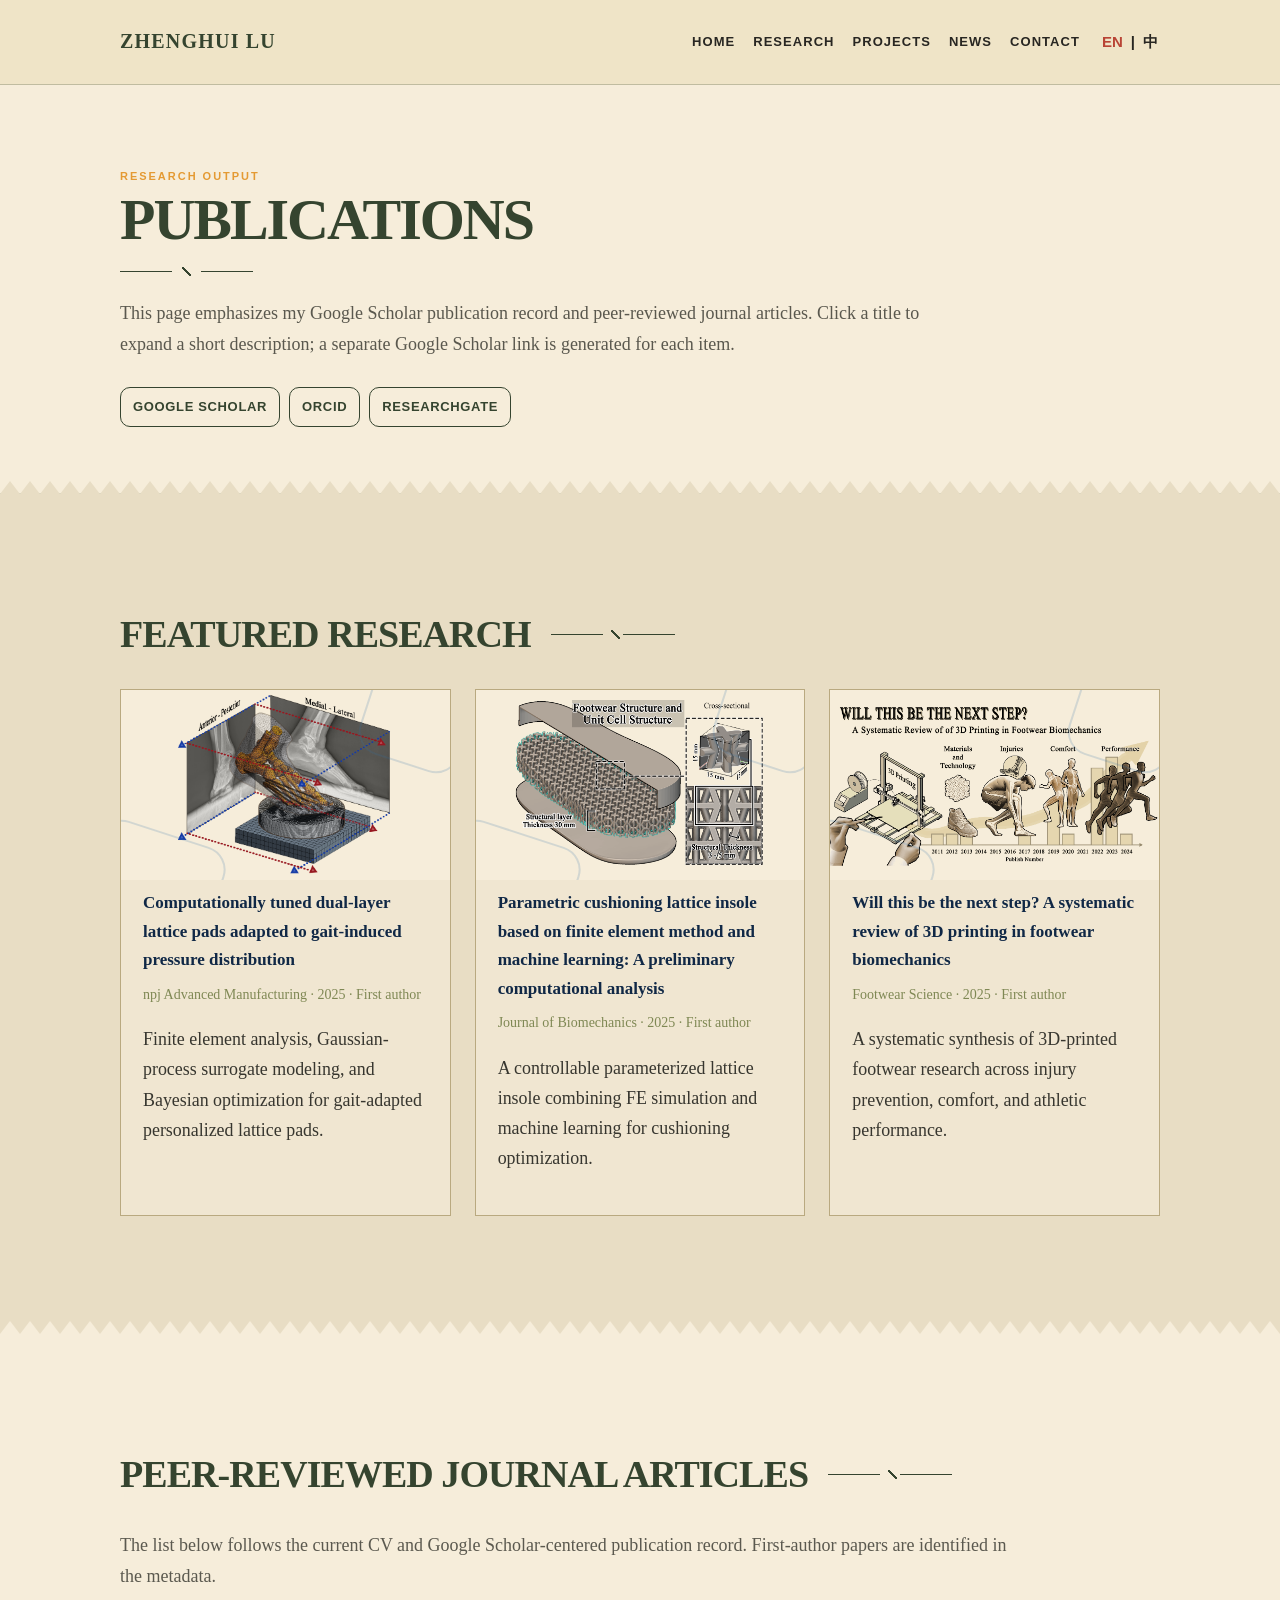
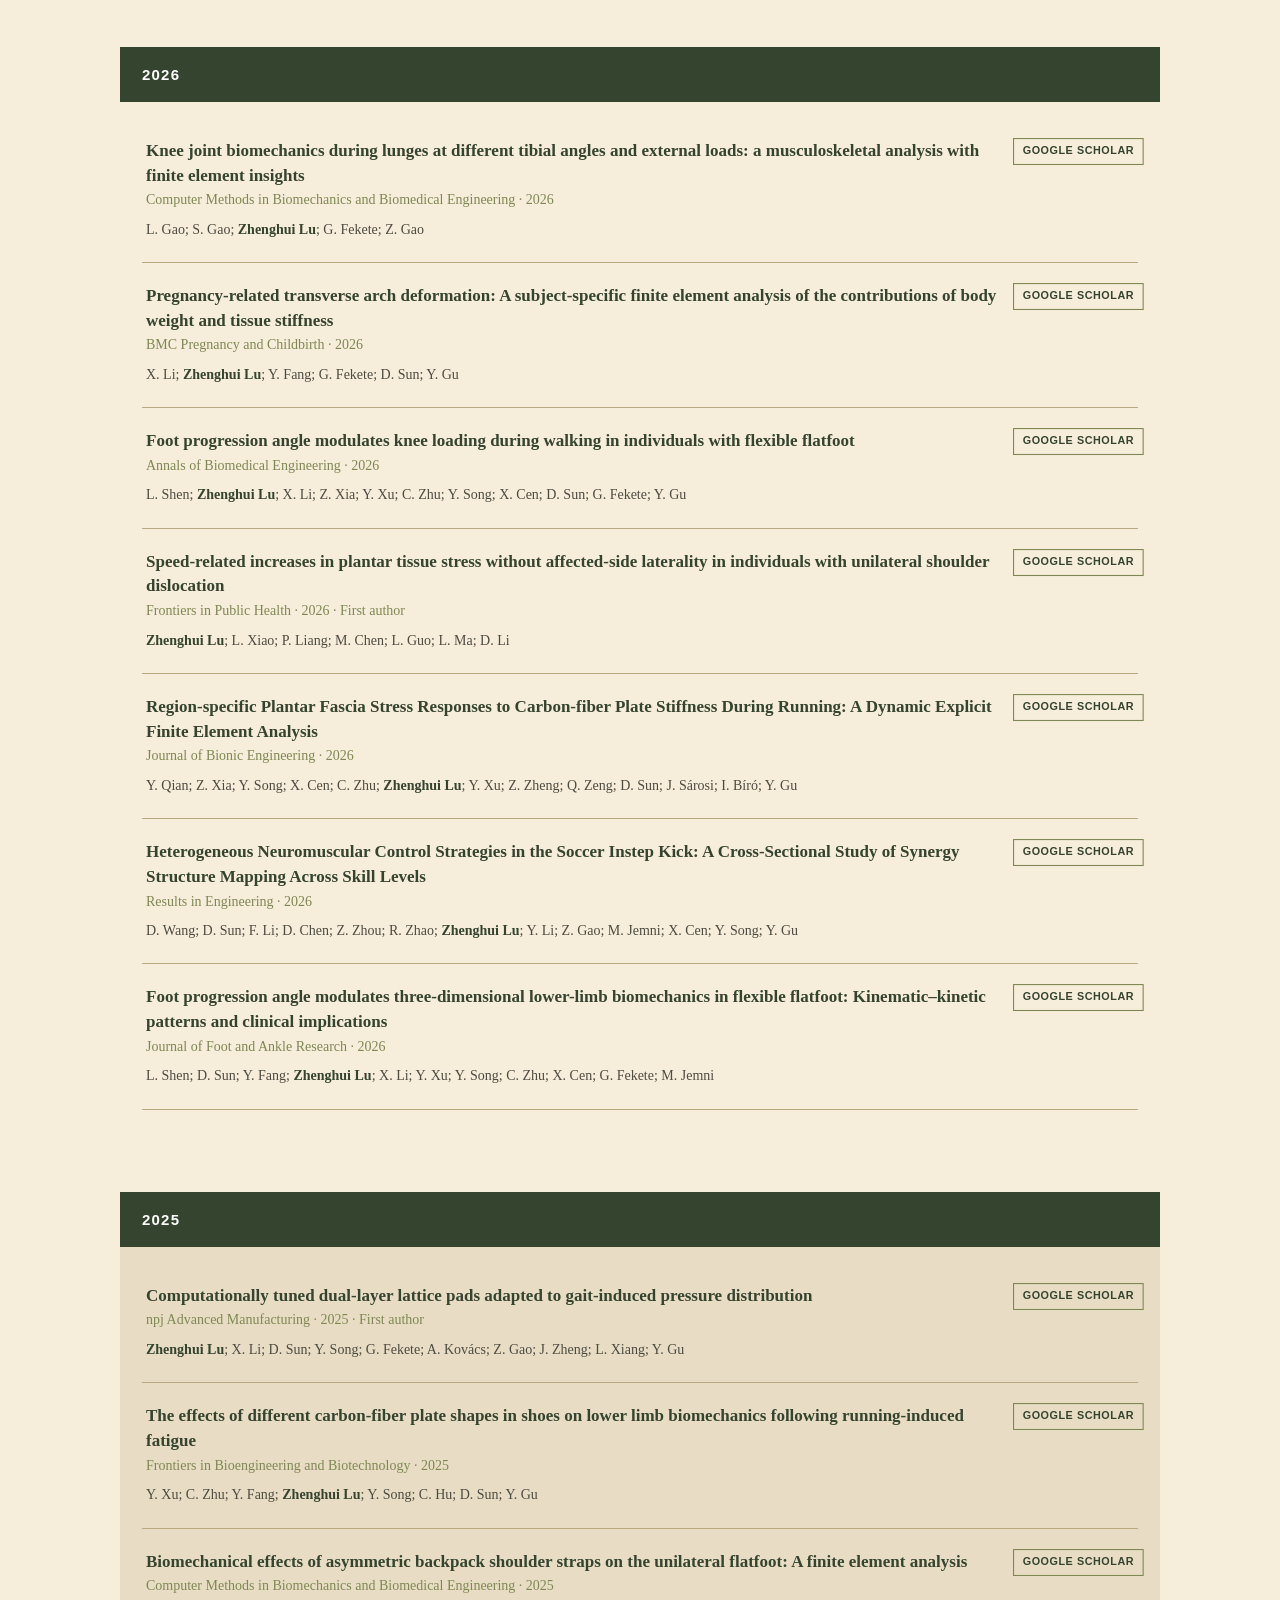
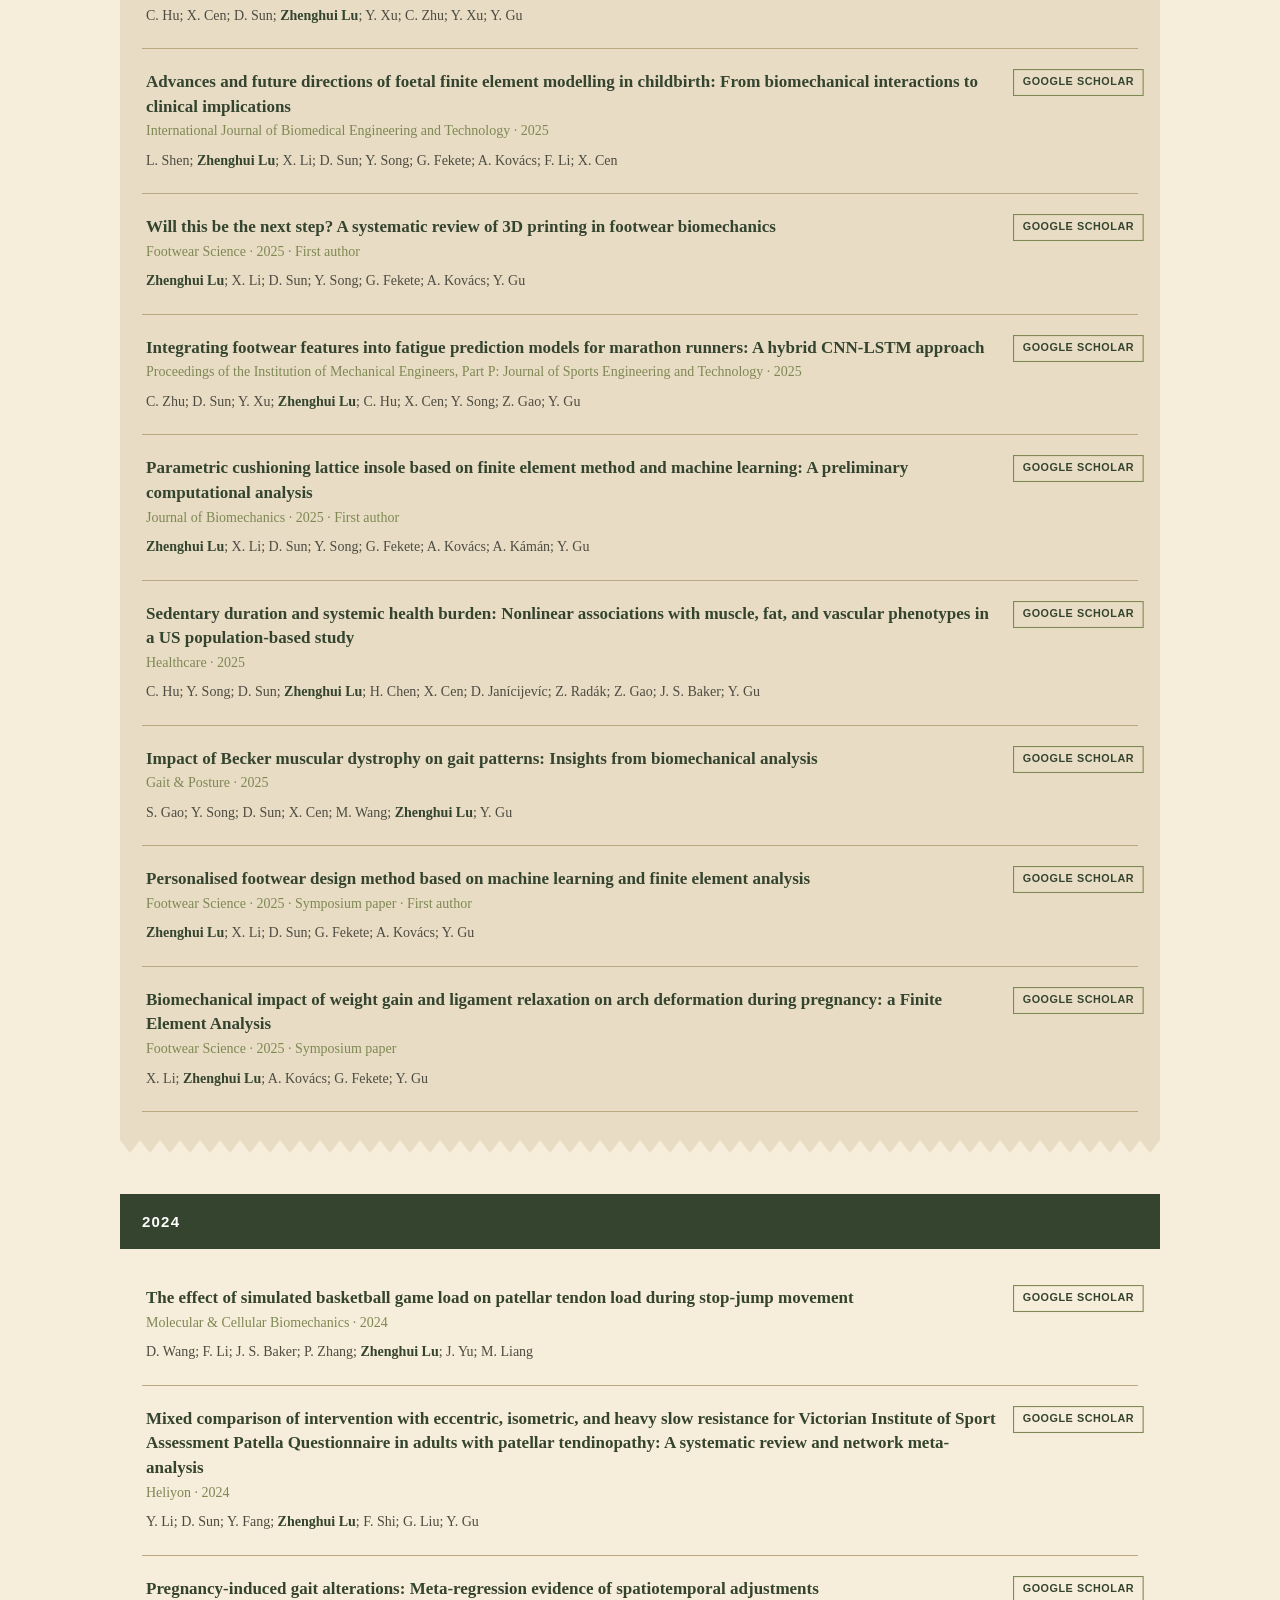
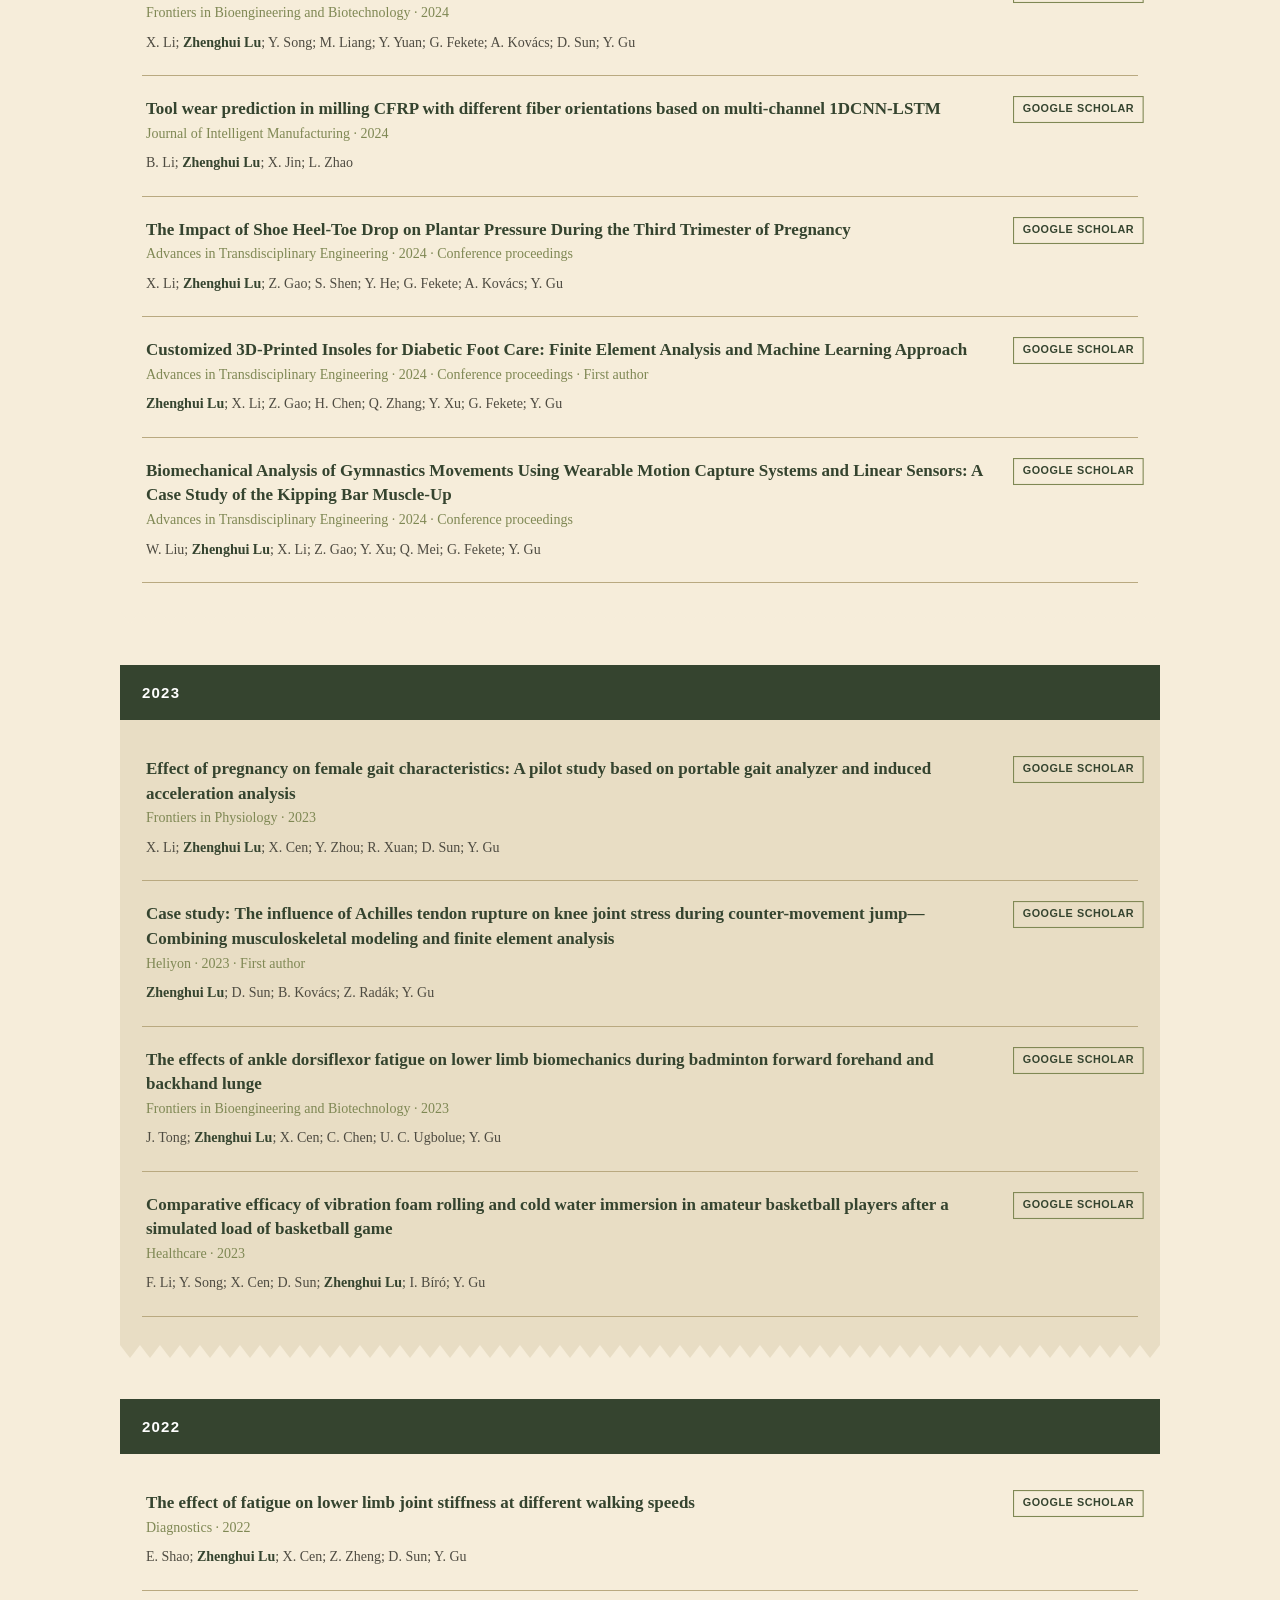
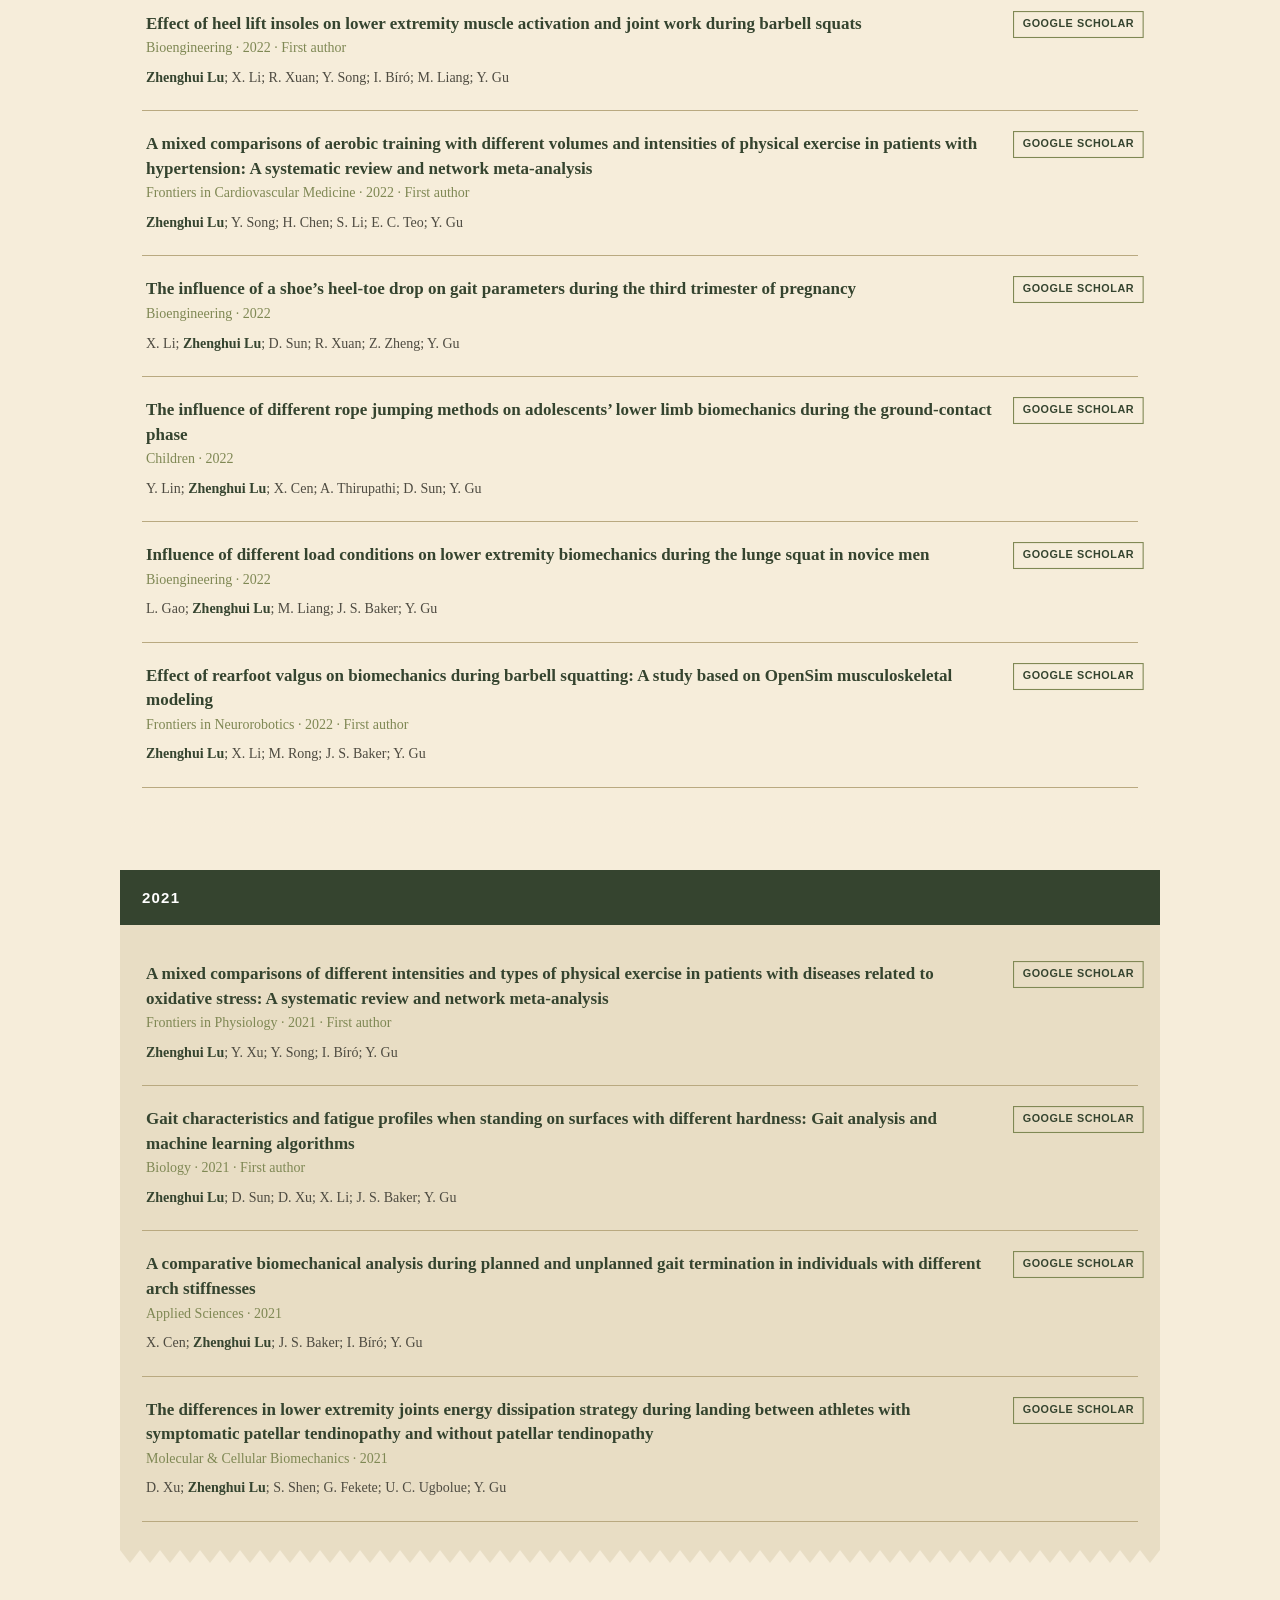
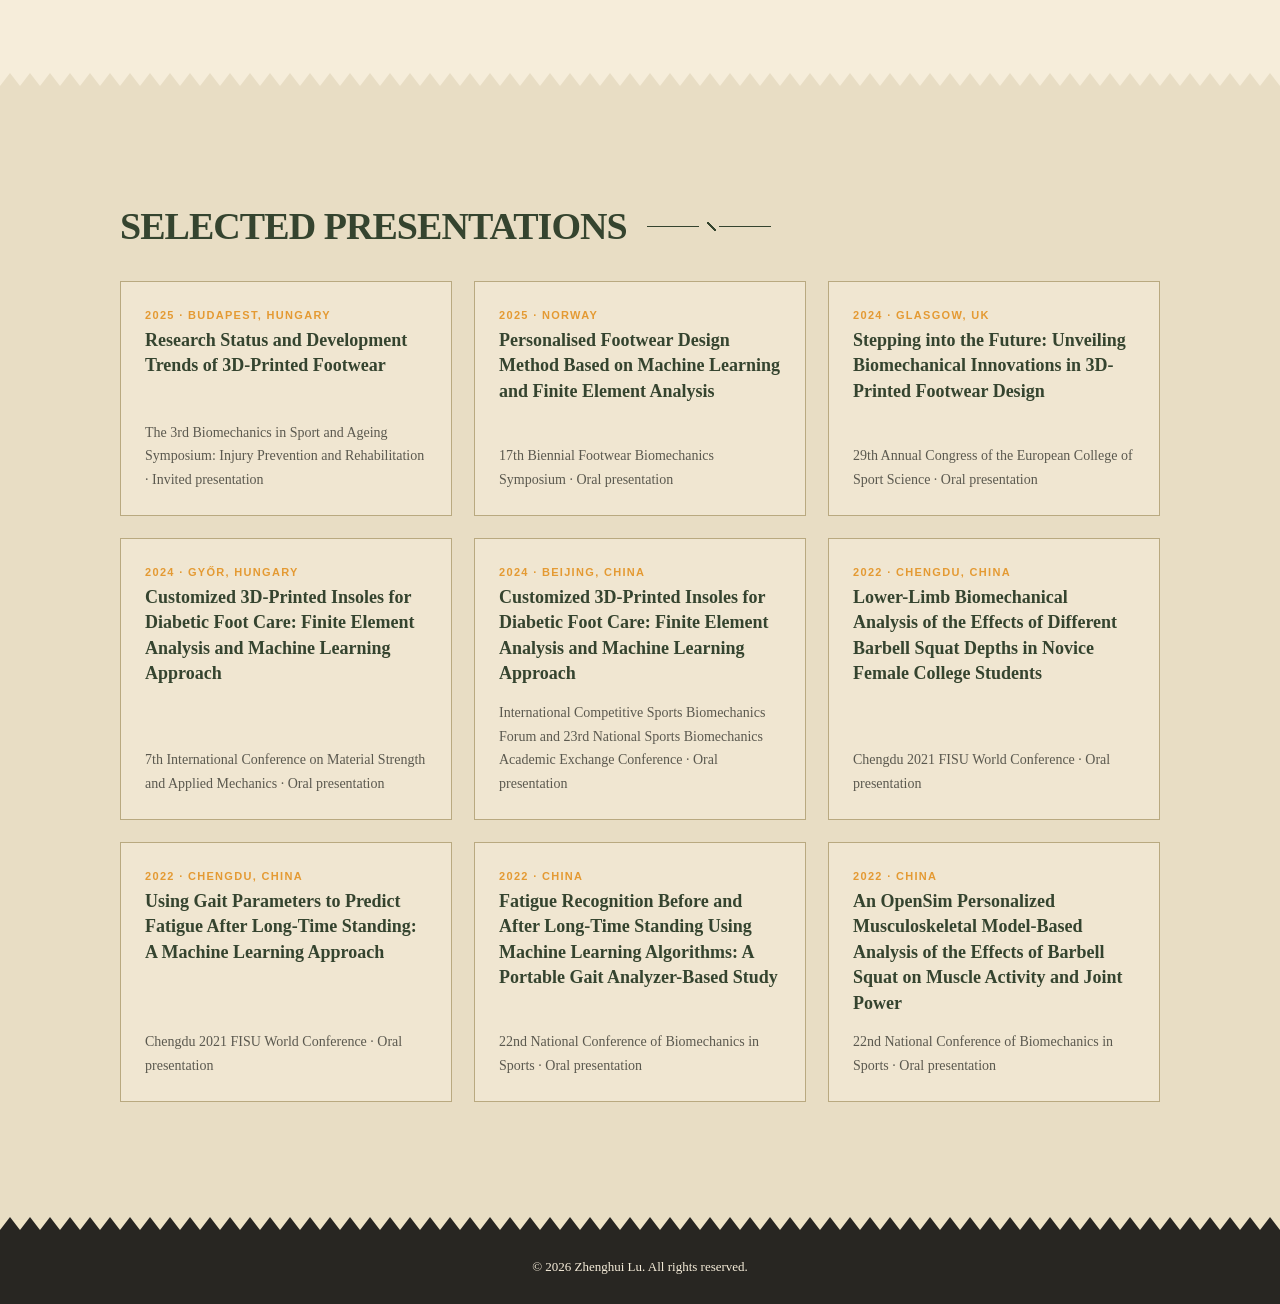
<file: publications.html>
<!DOCTYPE html><html lang="en"><head><meta charset="UTF-8"><meta name="viewport" content="width=device-width,initial-scale=1.0"><title>Publications | Zhenghui Lu</title><meta name="description" content="Peer-reviewed publications of Zhenghui Lu in biomechanics, finite element modeling, AI, footwear, gait, and musculoskeletal research."><link rel="stylesheet" href="style.css?v=20261002-1"></head><body><header class="site-header"><div class="container"><nav class="navbar"><a class="site-name" href="index.html">Zhenghui Lu</a><div class="nav-right"><div class="nav-links"><a href="index.html"><span class="lang-en">Home</span><span class="lang-zh">主页</span></a><a href="research.html"><span class="lang-en">Research</span><span class="lang-zh">研究</span></a><a class="active" href="publications.html"><span class="lang-en">Publications</span><span class="lang-zh">论文</span></a><a href="projects.html"><span class="lang-en">Projects</span><span class="lang-zh">项目</span></a><a href="news.html"><span class="lang-en">News</span><span class="lang-zh">分享</span></a><a href="contact.html"><span class="lang-en">Contact</span><span class="lang-zh">联系</span></a></div><div class="language-switcher"><button type="button" data-lang="en">EN</button><span>|</span><button type="button" data-lang="zh">中文</button></div></div></nav></div></header><main><section class="page-hero"><div class="container"><p class="eyebrow"><span class="lang-en">Research output</span><span class="lang-zh">研究成果</span></p><h1><span class="lang-en">Publications</span><span class="lang-zh">论文与研究成果</span></h1><p class="page-lead lang-en">This page emphasizes my Google Scholar publication record and peer-reviewed journal articles. Click a title to expand a short description; a separate Google Scholar link is generated for each item.</p><p class="page-lead lang-zh">本页以 Google Scholar 论文记录和同行评议期刊论文为主。点击论文题目可展开简短研究介绍，每篇成果旁边均提供单独的 Google Scholar 链接。</p><div class="social-links"><a href="https://scholar.google.com/citations?user=SdYqhuoAAAAJ&hl=en" target="_blank">Google Scholar</a><a href="https://orcid.org/0000-0002-7705-8134" target="_blank">ORCID</a><a href="https://www.researchgate.net/profile/Zhenghui-Lu-2" target="_blank">ResearchGate</a></div></div></section><section class="section section-white"><div class="container"><h2 class="section-title"><span><span class="lang-en">Featured Research</span><span class="lang-zh">重点研究</span></span></h2><div class="highlight-grid"><article class="highlight-card"><div class="paper-thumb"><span>Dual-layer lattice</span></div><h3>Computationally tuned dual-layer lattice pads adapted to gait-induced pressure distribution</h3><div class="publication-meta">npj Advanced Manufacturing · 2025 · First author</div><p class="lang-en">Finite element analysis, Gaussian-process surrogate modeling, and Bayesian optimization for gait-adapted personalized lattice pads.</p><p class="lang-zh">融合有限元、高斯过程代理模型和贝叶斯优化，针对步态压力分布优化个体化晶格垫。</p></article><article class="highlight-card"><div class="paper-thumb thumb-parametric"><span>FEA × ML insole</span></div><h3>Parametric cushioning lattice insole based on finite element method and machine learning: A preliminary computational analysis</h3><div class="publication-meta">Journal of Biomechanics · 2025 · First author</div><p class="lang-en">A controllable parameterized lattice insole combining FE simulation and machine learning for cushioning optimization.</p><p class="lang-zh">将可控参数化晶格鞋垫、有限元和机器学习结合，用于缓冲性能与足底压力优化。</p></article><article class="highlight-card"><div class="paper-thumb thumb-review"><span>3D printing review</span></div><h3>Will this be the next step? A systematic review of 3D printing in footwear biomechanics</h3><div class="publication-meta">Footwear Science · 2025 · First author</div><p class="lang-en">A systematic synthesis of 3D-printed footwear research across injury prevention, comfort, and athletic performance.</p><p class="lang-zh">系统整合 3D 打印鞋具在损伤预防、舒适性和运动表现方面的生物力学研究。</p></article></div></div></section><section class="section"><div class="container"><h2 class="section-title"><span><span class="lang-en">Peer-Reviewed Journal Articles</span><span class="lang-zh">同行评议期刊论文</span></span></h2><p class="section-intro lang-en">The list below follows the current CV and Google Scholar-centered publication record. First-author papers are identified in the metadata.</p><p class="section-intro lang-zh">下列论文以当前 CV 与 Google Scholar 为主要依据整理，第一作者论文在信息栏中标注。</p><h3 class="publication-year">2026</h3><div class="publication-list"><article class="publication-item"><div class="publication-title">Pregnancy-related transverse arch deformation: A subject-specific finite element analysis of the contributions of body weight and tissue stiffness</div><div class="publication-meta">BMC Pregnancy and Childbirth · 2026</div><p class="publication-summary lang-en">Subject-specific FE analysis separates the contributions of body weight and tissue stiffness to pregnancy-related transverse-arch deformation.</p><p class="publication-summary lang-zh">通过个体化有限元分析分离体重与组织刚度对妊娠相关足横弓变形的贡献。</p></article><article class="publication-item"><div class="publication-title">Foot progression angle modulates knee loading during walking in individuals with flexible flatfoot</div><div class="publication-meta">Annals of Biomedical Engineering · 2026</div><p class="publication-summary lang-en">Evaluates how foot-progression-angle modification alters knee loading during walking in flexible flatfoot.</p><p class="publication-summary lang-zh">研究调整足进展角如何改变柔性扁平足人群步行时的膝关节负荷。</p></article><article class="publication-item"><div class="publication-title">Speed-related increases in plantar tissue stress without affected-side laterality in individuals with unilateral shoulder dislocation</div><div class="publication-meta">Frontiers in Public Health · 2026 · First author</div><p class="publication-summary lang-en">Examines speed-related plantar tissue stress and side-to-side patterns in individuals with unilateral shoulder dislocation.</p><p class="publication-summary lang-zh">研究单侧肩关节脱位人群中步行速度与足底组织应力及侧别模式之间的关系。</p></article><article class="publication-item"><div class="publication-title">Region-specific Plantar Fascia Stress Responses to Carbon-fiber Plate Stiffness During Running: A Dynamic Explicit Finite Element Analysis</div><div class="publication-meta">Journal of Bionic Engineering · 2026</div><p class="publication-summary lang-en">Dynamic explicit FE modeling investigates region-specific plantar-fascia stress responses to carbon-fiber plate stiffness.</p><p class="publication-summary lang-zh">利用动态显式有限元研究不同碳板刚度对足底筋膜不同区域应力的影响。</p></article><article class="publication-item"><div class="publication-title">Heterogeneous Neuromuscular Control Strategies in the Soccer Instep Kick: A Cross-Sectional Study of Synergy Structure Mapping Across Skill Levels</div><div class="publication-meta">Results in Engineering · 2026</div><p class="publication-summary lang-en">Maps muscle-synergy structure across skill levels to characterize heterogeneous neuromuscular control during soccer instep kicking.</p><p class="publication-summary lang-zh">比较不同技能水平的肌肉协同结构，分析足球脚背踢球中的差异化神经肌肉控制。</p></article><article class="publication-item"><div class="publication-title">Foot progression angle modulates three-dimensional lower-limb biomechanics in flexible flatfoot: Kinematic–kinetic patterns and clinical implications</div><div class="publication-meta">Journal of Foot and Ankle Research · 2026</div><p class="publication-summary lang-en">Characterizes three-dimensional kinematic and kinetic effects of foot-progression-angle strategies in flexible flatfoot.</p><p class="publication-summary lang-zh">分析不同足进展角策略对柔性扁平足三维下肢运动学与动力学的影响。</p></article></div><h3 class="publication-year">2025</h3><div class="publication-list"><article class="publication-item"><div class="publication-title"><a href="https://doi.org/10.1038/s44334-025-00055-8">Computationally tuned dual-layer lattice pads adapted to gait-induced pressure distribution</a></div><div class="publication-meta">npj Advanced Manufacturing · 2025 · First author</div><p class="publication-summary lang-en">Combines FE analysis, surrogate modeling, and Bayesian optimization to tune lattice pads to individualized plantar-pressure patterns.</p><p class="publication-summary lang-zh">将有限元、代理模型和贝叶斯优化结合，根据个体足底压力模式优化晶格垫。</p></article><article class="publication-item"><div class="publication-title">The effects of different carbon-fiber plate shapes in shoes on lower limb biomechanics following running-induced fatigue</div><div class="publication-meta">Frontiers in Bioengineering and Biotechnology · 2025</div><p class="publication-summary lang-en">Tests how carbon-fiber plate geometry modifies lower-limb biomechanics after running-induced fatigue.</p><p class="publication-summary lang-zh">研究跑步疲劳后不同碳纤维板形状对下肢生物力学的影响。</p></article><article class="publication-item"><div class="publication-title">Biomechanical effects of asymmetric backpack shoulder straps on the unilateral flatfoot: A finite element analysis</div><div class="publication-meta">Computer Methods in Biomechanics and Biomedical Engineering · 2025</div><p class="publication-summary lang-en">Uses FE analysis to quantify how asymmetric backpack straps influence plantar-fascia and Achilles-tendon loading in unilateral flatfoot.</p><p class="publication-summary lang-zh">利用有限元量化不对称背包肩带对单侧扁平足足底筋膜和跟腱负荷的影响。</p></article><article class="publication-item"><div class="publication-title">Advances and future directions of foetal finite element modelling in childbirth: From biomechanical interactions to clinical implications</div><div class="publication-meta">International Journal of Biomedical Engineering and Technology · 2025</div><p class="publication-summary lang-en">Reviews fetal finite element modeling in childbirth, including biomechanical interactions, assumptions, validation, and translation.</p><p class="publication-summary lang-zh">综述分娩过程中胎儿有限元建模、生物力学相互作用、模型假设、验证及转化应用。</p></article><article class="publication-item"><div class="publication-title"><a href="https://doi.org/10.1080/19424280.2025.2472251">Will this be the next step? A systematic review of 3D printing in footwear biomechanics</a></div><div class="publication-meta">Footwear Science · 2025 · First author</div><p class="publication-summary lang-en">Systematically reviews biomechanical applications of 3D printing in footwear for injury prevention, comfort, and sports performance.</p><p class="publication-summary lang-zh">系统综述 3D 打印在鞋类生物力学中用于损伤预防、舒适性与运动表现的研究。</p></article><article class="publication-item"><div class="publication-title">Integrating footwear features into fatigue prediction models for marathon runners: A hybrid CNN-LSTM approach</div><div class="publication-meta">Proceedings of the Institution of Mechanical Engineers, Part P: Journal of Sports Engineering and Technology · 2025</div><p class="publication-summary lang-en">Develops a hybrid CNN-LSTM model that integrates footwear characteristics into marathon fatigue prediction.</p><p class="publication-summary lang-zh">建立融合鞋类特征的 CNN-LSTM 模型，用于马拉松跑者疲劳预测。</p></article><article class="publication-item"><div class="publication-title"><a href="https://doi.org/10.1016/j.jbiomech.2025.112674">Parametric cushioning lattice insole based on finite element method and machine learning: A preliminary computational analysis</a></div><div class="publication-meta">Journal of Biomechanics · 2025 · First author</div><p class="publication-summary lang-en">Develops a controllable parametric lattice insole that combines FE simulation and ML for rapid cushioning optimization.</p><p class="publication-summary lang-zh">开发可控参数化晶格鞋垫，将有限元与机器学习结合实现快速缓冲优化。</p></article><article class="publication-item"><div class="publication-title">Sedentary duration and systemic health burden: Nonlinear associations with muscle, fat, and vascular phenotypes in a US population-based study</div><div class="publication-meta">Healthcare · 2025</div><p class="publication-summary lang-en">Examines nonlinear associations between sedentary duration and integrated muscle, adipose, and vascular health phenotypes.</p><p class="publication-summary lang-zh">分析久坐时间与肌肉、脂肪和血管健康表型之间的非线性关系。</p></article><article class="publication-item"><div class="publication-title">Impact of Becker muscular dystrophy on gait patterns: Insights from biomechanical analysis</div><div class="publication-meta">Gait & Posture · 2025</div><p class="publication-summary lang-en">Characterizes gait alterations associated with Becker muscular dystrophy using biomechanical analysis.</p><p class="publication-summary lang-zh">通过生物力学分析描述 Becker 肌营养不良相关的步态改变。</p></article></div><h3 class="publication-year">2024</h3><div class="publication-list"><article class="publication-item"><div class="publication-title">The effect of simulated basketball game load on patellar tendon load during stop-jump movement</div><div class="publication-meta">Molecular & Cellular Biomechanics · 2024</div><p class="publication-summary lang-en">Investigates how simulated basketball-game load affects patellar-tendon loading during stop-jump movement.</p><p class="publication-summary lang-zh">研究模拟篮球比赛负荷对急停跳动作中髌腱负荷的影响。</p></article><article class="publication-item"><div class="publication-title">Mixed comparison of intervention with eccentric, isometric, and heavy slow resistance for Victorian Institute of Sport Assessment Patella Questionnaire in adults with patellar tendinopathy: A systematic review and network meta-analysis</div><div class="publication-meta">Heliyon · 2024</div><p class="publication-summary lang-en">Uses network meta-analysis to compare exercise strategies for patellar tendinopathy.</p><p class="publication-summary lang-zh">通过网络 Meta 分析比较离心、等长和重慢阻力训练对髌腱病的干预效果。</p></article><article class="publication-item"><div class="publication-title">Pregnancy-induced gait alterations: Meta-regression evidence of spatiotemporal adjustments</div><div class="publication-meta">Frontiers in Bioengineering and Biotechnology · 2024</div><p class="publication-summary lang-en">Synthesizes pregnancy-related gait changes and investigates factors associated with spatiotemporal adaptation.</p><p class="publication-summary lang-zh">汇总妊娠相关步态变化，并分析影响时空步态调整的相关因素。</p></article></div><h3 class="publication-year">2023</h3><div class="publication-list"><article class="publication-item"><div class="publication-title">Effect of pregnancy on female gait characteristics: A pilot study based on portable gait analyzer and induced acceleration analysis</div><div class="publication-meta">Frontiers in Physiology · 2023</div><p class="publication-summary lang-en">Uses portable gait analysis and induced-acceleration methods to characterize pregnancy-related gait changes.</p><p class="publication-summary lang-zh">利用便携式步态分析和诱导加速度方法研究妊娠相关步态变化。</p></article><article class="publication-item"><div class="publication-title">Case study: The influence of Achilles tendon rupture on knee joint stress during counter-movement jump—Combining musculoskeletal modeling and finite element analysis</div><div class="publication-meta">Heliyon · 2023 · First author</div><p class="publication-summary lang-en">Combines musculoskeletal and FE modeling to study how Achilles tendon rupture affects knee mechanics during countermovement jumping.</p><p class="publication-summary lang-zh">结合肌肉骨骼和有限元模型研究跟腱断裂对反向纵跳中膝关节力学的影响。</p></article><article class="publication-item"><div class="publication-title">The effects of ankle dorsiflexor fatigue on lower limb biomechanics during badminton forward forehand and backhand lunge</div><div class="publication-meta">Frontiers in Bioengineering and Biotechnology · 2023</div><p class="publication-summary lang-en">Examines effects of ankle-dorsiflexor fatigue on lower-limb biomechanics during badminton lunges.</p><p class="publication-summary lang-zh">研究踝背屈肌疲劳对羽毛球正手和反手向前弓步下肢生物力学的影响。</p></article><article class="publication-item"><div class="publication-title">Comparative efficacy of vibration foam rolling and cold water immersion in amateur basketball players after a simulated load of basketball game</div><div class="publication-meta">Healthcare · 2023</div><p class="publication-summary lang-en">Compares recovery strategies after simulated basketball-game load.</p><p class="publication-summary lang-zh">比较模拟篮球比赛负荷后振动泡沫轴、冷水浸泡等恢复策略的效果。</p></article></div><h3 class="publication-year">2022</h3><div class="publication-list"><article class="publication-item"><div class="publication-title">The effect of fatigue on lower limb joint stiffness at different walking speeds</div><div class="publication-meta">Diagnostics · 2022</div><p class="publication-summary lang-en">Examines how fatigue and walking speed interact to modify lower-limb joint stiffness.</p><p class="publication-summary lang-zh">研究疲劳与步行速度如何共同影响下肢关节刚度。</p></article><article class="publication-item"><div class="publication-title">Effect of heel lift insoles on lower extremity muscle activation and joint work during barbell squats</div><div class="publication-meta">Bioengineering · 2022 · First author</div><p class="publication-summary lang-en">Quantifies how heel-lift insoles alter lower-extremity muscle activation and joint work during squatting.</p><p class="publication-summary lang-zh">量化增高鞋垫对深蹲时下肢肌肉激活和关节功的影响。</p></article><article class="publication-item"><div class="publication-title">A mixed comparisons of aerobic training with different volumes and intensities of physical exercise in patients with hypertension: A systematic review and network meta-analysis</div><div class="publication-meta">Frontiers in Cardiovascular Medicine · 2022 · First author</div><p class="publication-summary lang-en">Compares aerobic-training volume and intensity strategies for hypertension using network meta-analysis.</p><p class="publication-summary lang-zh">通过网络 Meta 分析比较不同运动量和强度的有氧训练对高血压的效果。</p></article><article class="publication-item"><div class="publication-title">The influence of a shoe’s heel-toe drop on gait parameters during the third trimester of pregnancy</div><div class="publication-meta">Bioengineering · 2022</div><p class="publication-summary lang-en">Investigates how heel-to-toe drop affects gait during the third trimester of pregnancy.</p><p class="publication-summary lang-zh">研究鞋跟前后高差对孕晚期步态参数的影响。</p></article><article class="publication-item"><div class="publication-title">The influence of different rope jumping methods on adolescents’ lower limb biomechanics during the ground-contact phase</div><div class="publication-meta">Children · 2022</div><p class="publication-summary lang-en">Compares lower-limb biomechanics across rope-jumping techniques in adolescents.</p><p class="publication-summary lang-zh">比较青少年不同跳绳方式在落地接触阶段的下肢生物力学差异。</p></article><article class="publication-item"><div class="publication-title">Influence of different load conditions on lower extremity biomechanics during the lunge squat in novice men</div><div class="publication-meta">Bioengineering · 2022</div><p class="publication-summary lang-en">Compares lower-extremity biomechanics during lunge squats under different external loads.</p><p class="publication-summary lang-zh">比较不同外部负荷下弓步深蹲的下肢生物力学。</p></article><article class="publication-item"><div class="publication-title">Effect of rearfoot valgus on biomechanics during barbell squatting: A study based on OpenSim musculoskeletal modeling</div><div class="publication-meta">Frontiers in Neurorobotics · 2022 · First author</div><p class="publication-summary lang-en">Uses OpenSim musculoskeletal modeling to investigate how rearfoot valgus influences squat biomechanics.</p><p class="publication-summary lang-zh">利用 OpenSim 肌肉骨骼建模研究后足外翻对杠铃深蹲生物力学的影响。</p></article></div><h3 class="publication-year">2021</h3><div class="publication-list"><article class="publication-item"><div class="publication-title">A mixed comparisons of different intensities and types of physical exercise in patients with diseases related to oxidative stress: A systematic review and network meta-analysis</div><div class="publication-meta">Frontiers in Physiology · 2021 · First author</div><p class="publication-summary lang-en">Compares exercise type and intensity across oxidative-stress-related conditions using network meta-analysis.</p><p class="publication-summary lang-zh">通过网络 Meta 分析比较不同类型和强度运动对氧化应激相关疾病的影响。</p></article><article class="publication-item"><div class="publication-title">Gait characteristics and fatigue profiles when standing on surfaces with different hardness: Gait analysis and machine learning algorithms</div><div class="publication-meta">Biology · 2021 · First author</div><p class="publication-summary lang-en">Combines gait analysis and machine learning to evaluate fatigue after prolonged standing on surfaces of different hardness.</p><p class="publication-summary lang-zh">结合步态分析和机器学习评估不同硬度表面长时间站立后的疲劳。</p></article><article class="publication-item"><div class="publication-title">A comparative biomechanical analysis during planned and unplanned gait termination in individuals with different arch stiffnesses</div><div class="publication-meta">Applied Sciences · 2021</div><p class="publication-summary lang-en">Investigates how arch stiffness influences biomechanics during planned and unplanned gait termination.</p><p class="publication-summary lang-zh">研究不同足弓刚度对计划和非计划停止步行时生物力学的影响。</p></article><article class="publication-item"><div class="publication-title">The differences in lower extremity joints energy dissipation strategy during landing between athletes with symptomatic patellar tendinopathy and without patellar tendinopathy</div><div class="publication-meta">Molecular & Cellular Biomechanics · 2021</div><p class="publication-summary lang-en">Compares lower-extremity joint energy-dissipation strategies during landing in athletes with and without symptomatic patellar tendinopathy.</p><p class="publication-summary lang-zh">比较有症状髌腱病运动员与健康运动员落地时的下肢关节能量耗散策略。</p></article></div></div></section></main><footer class="site-footer"><div class="container">© 2026 Zhenghui Lu. <span class="lang-en">All rights reserved.</span><span class="lang-zh">保留所有权利。</span></div></footer><script src="script.js?v=20261006-1"></script></body></html>
</file>
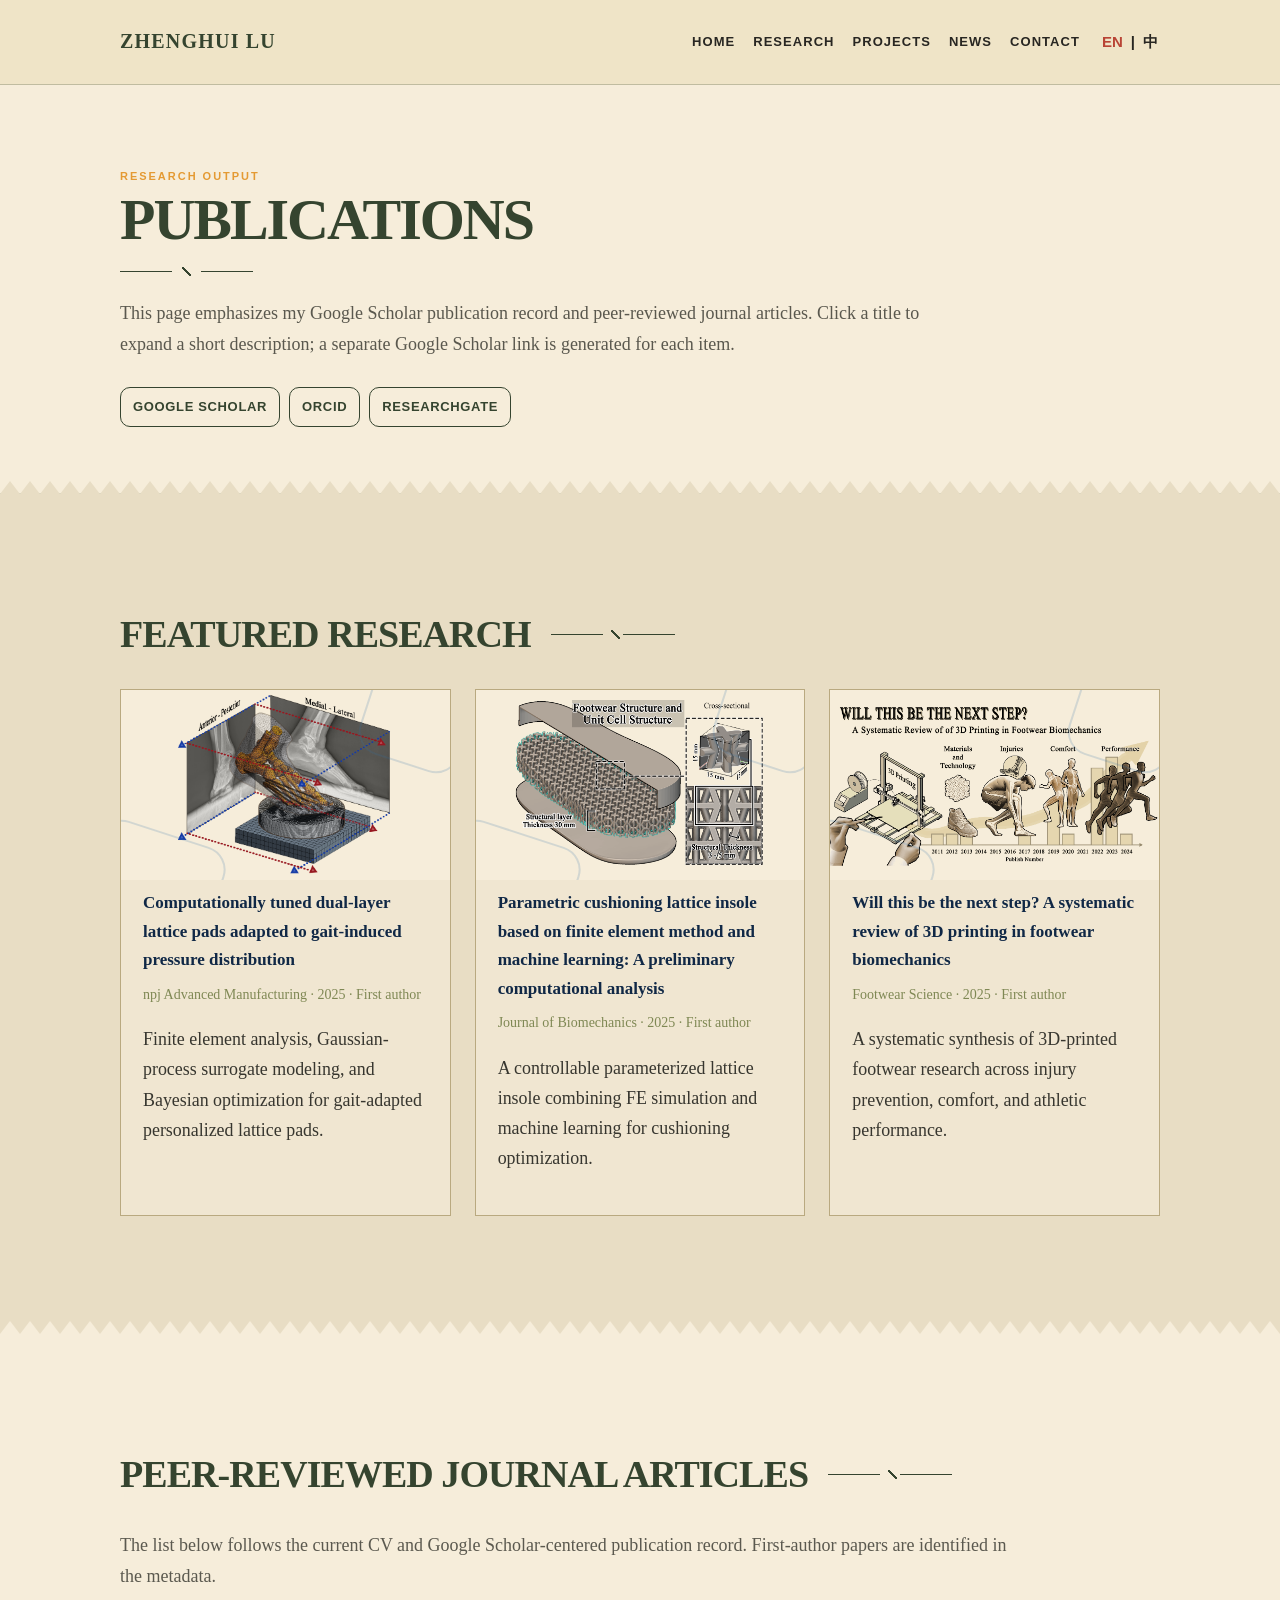
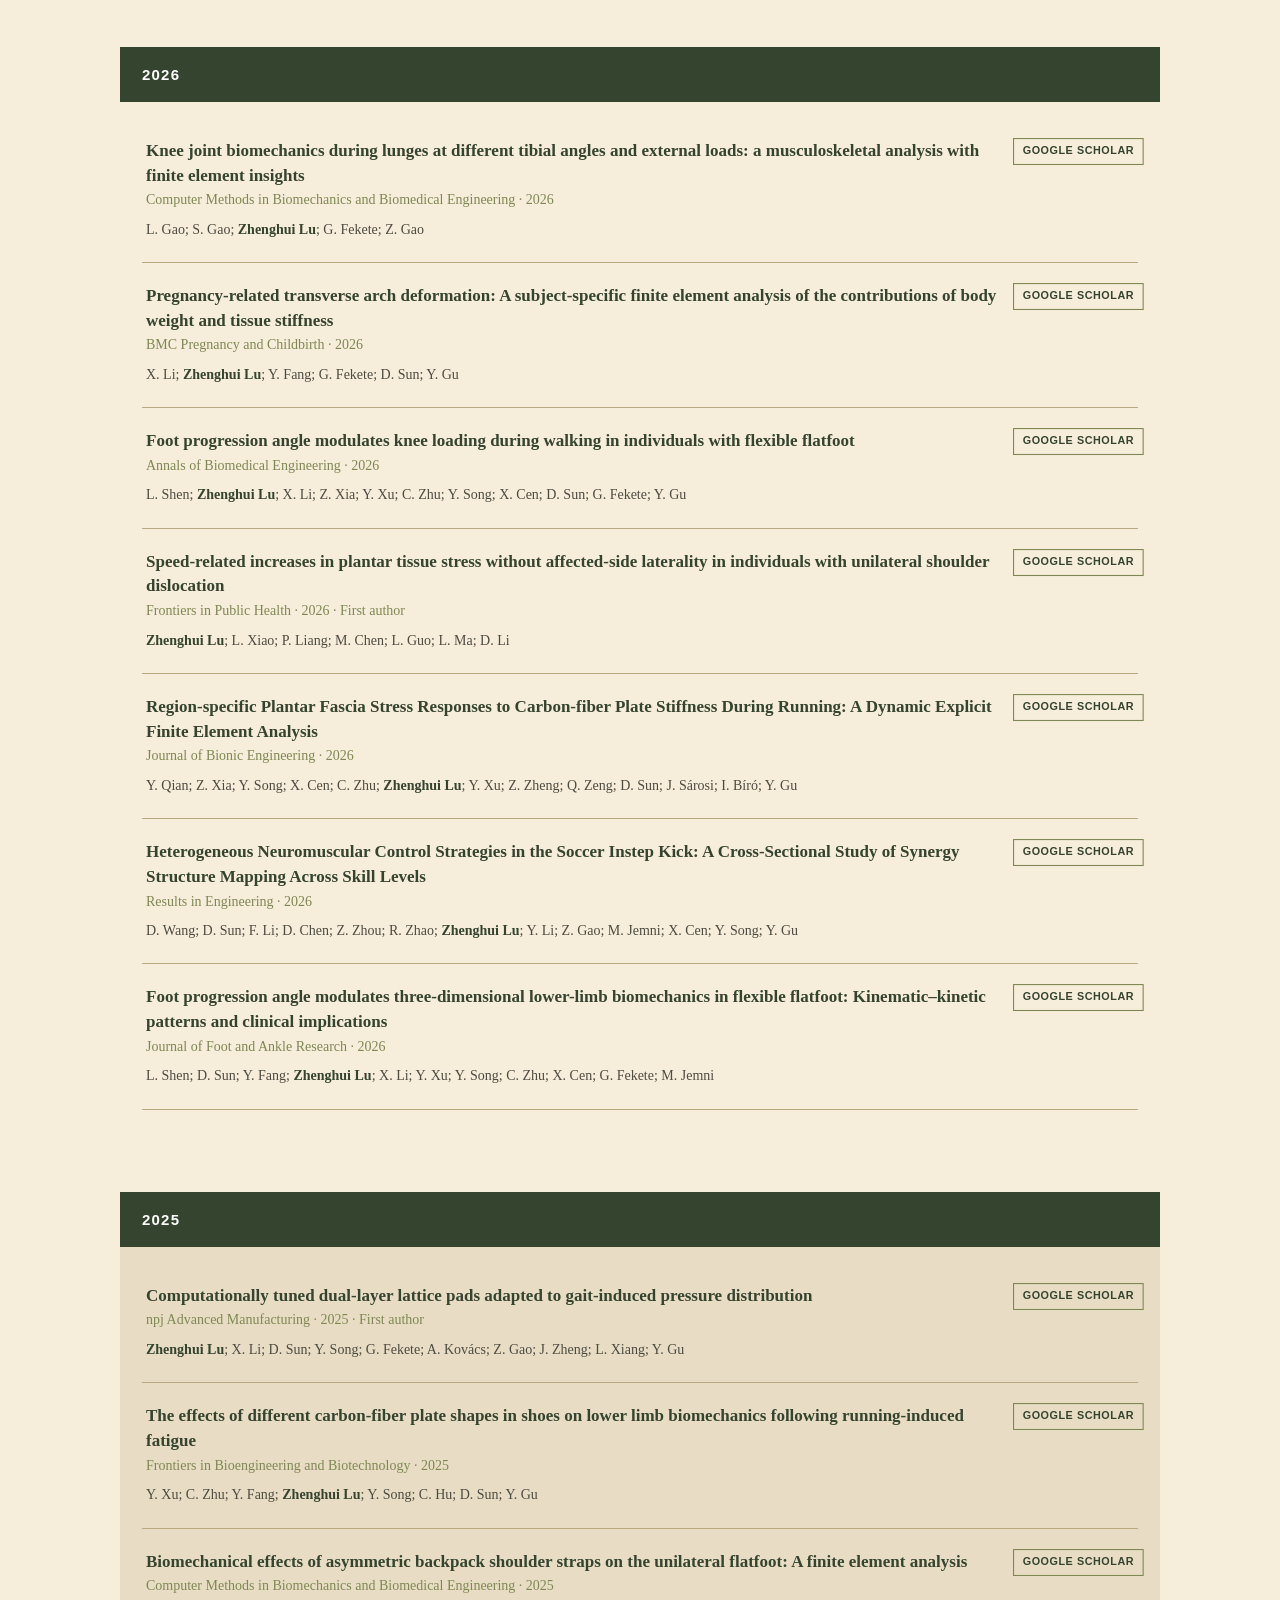
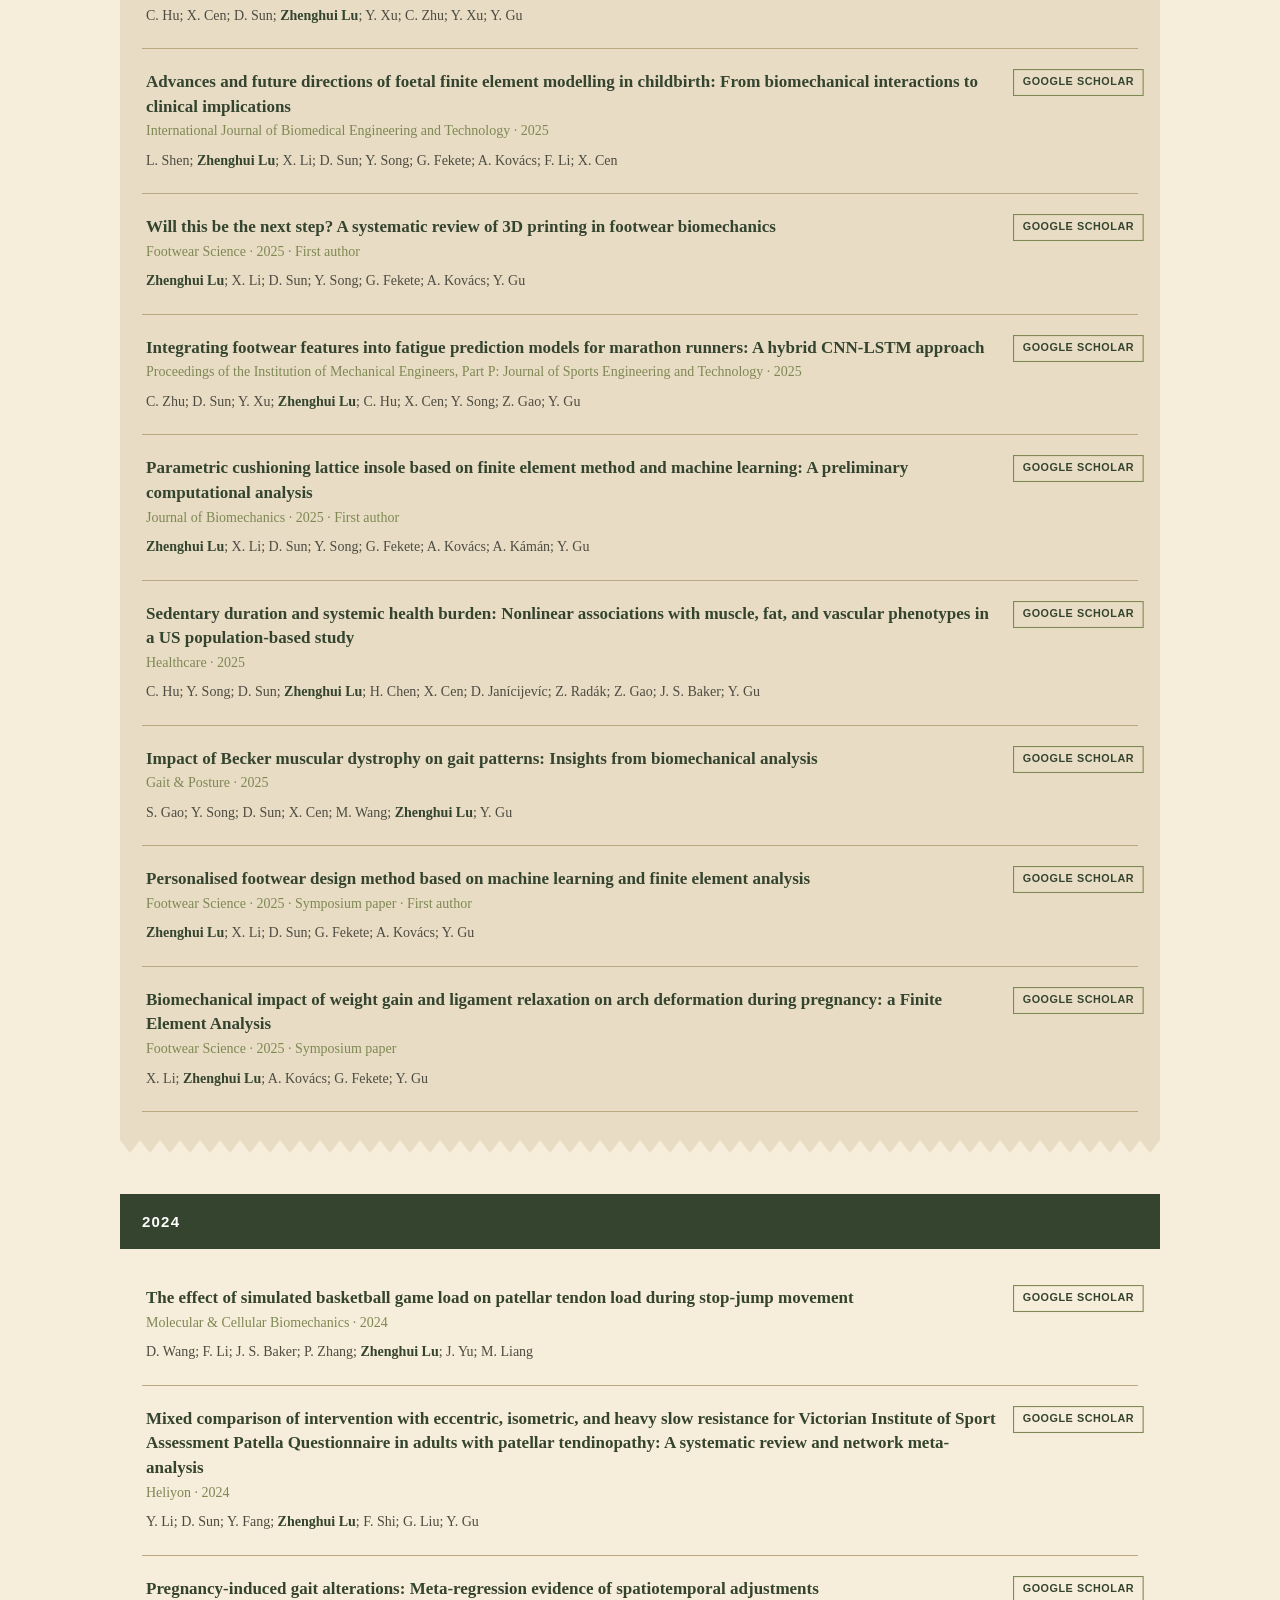
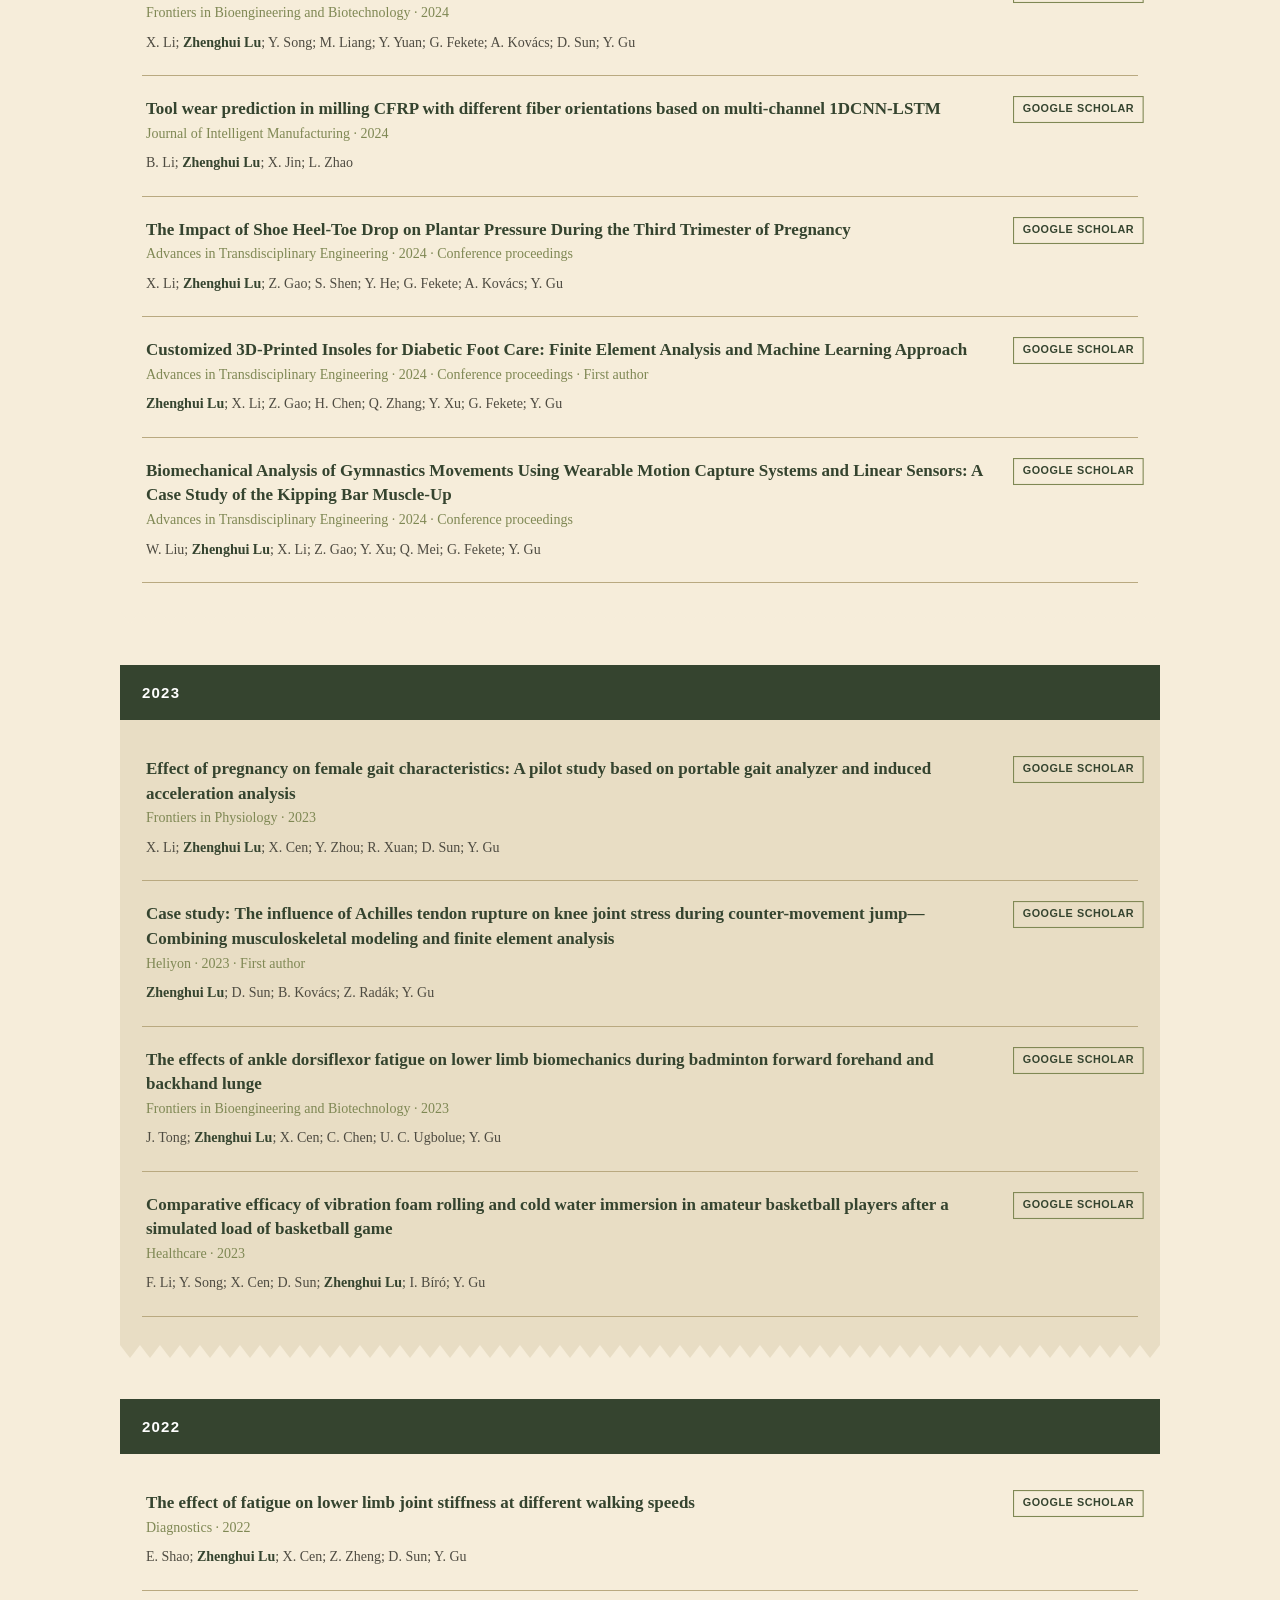
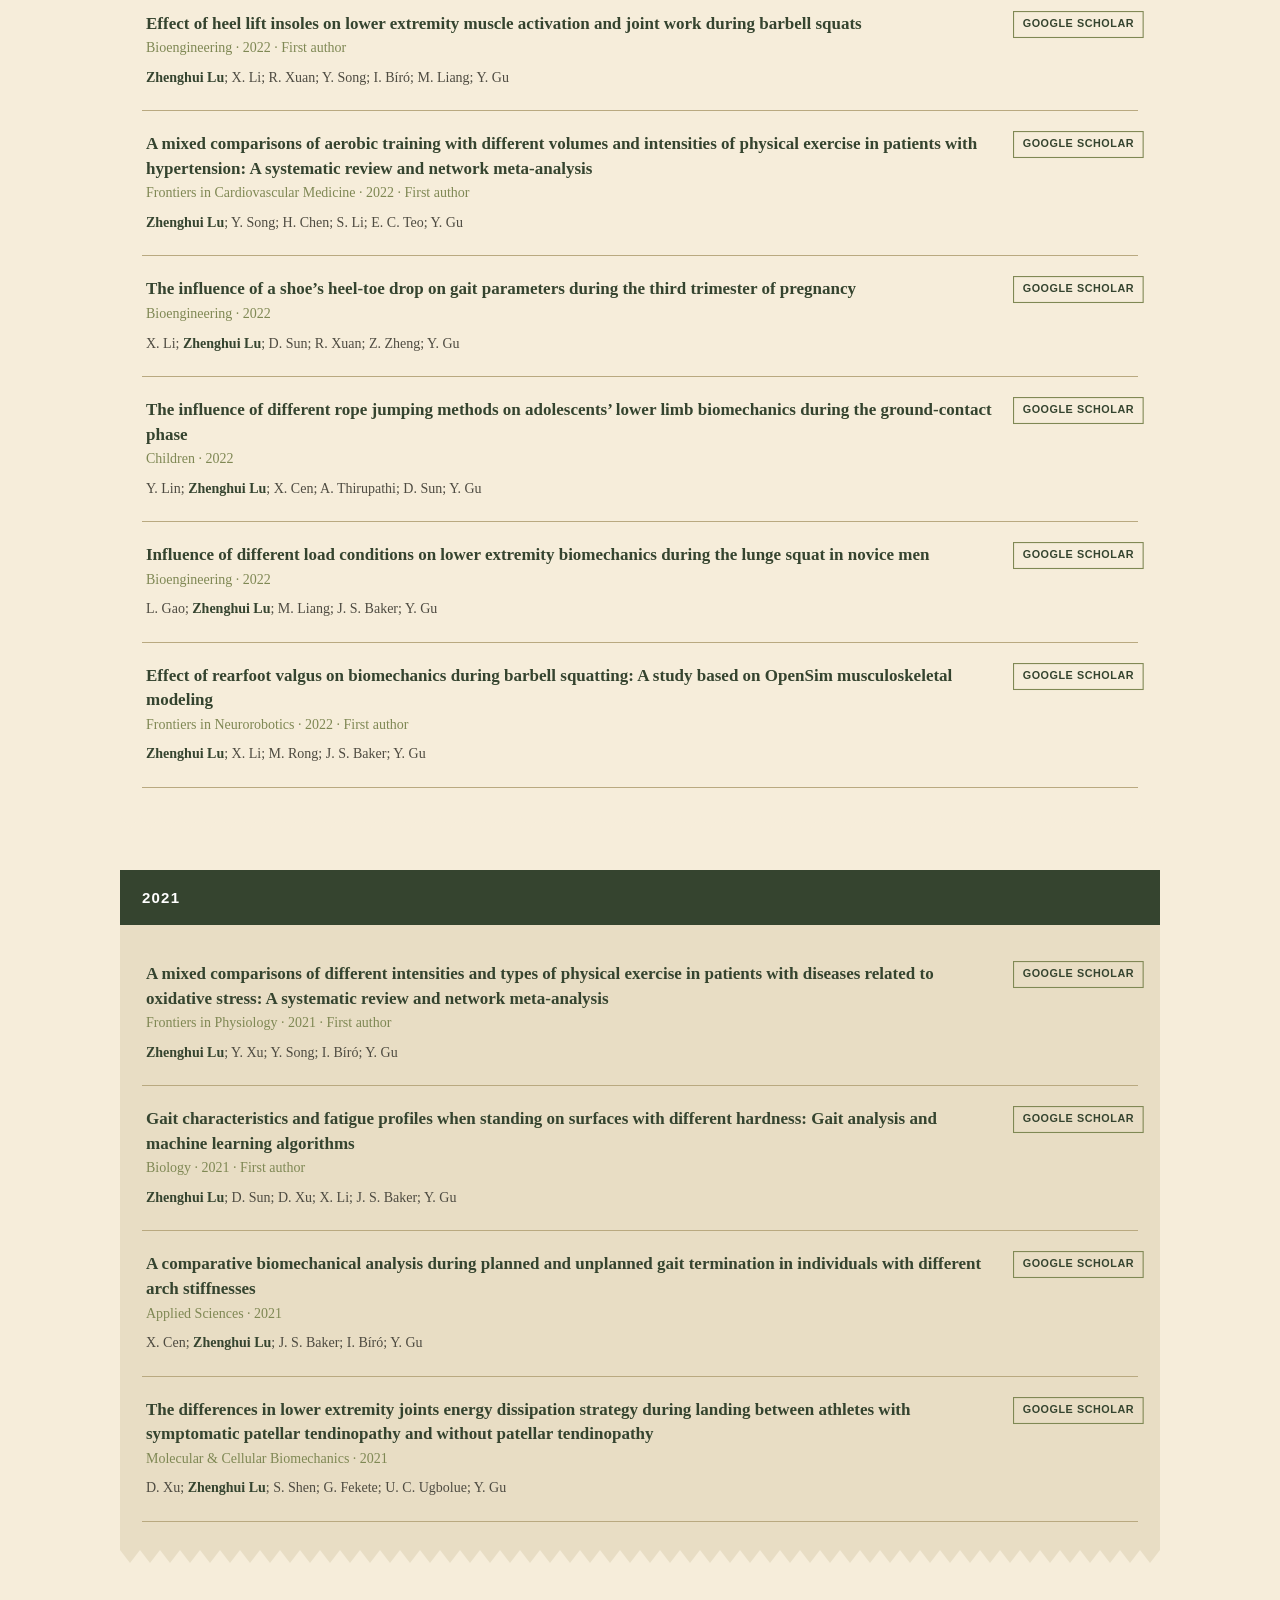
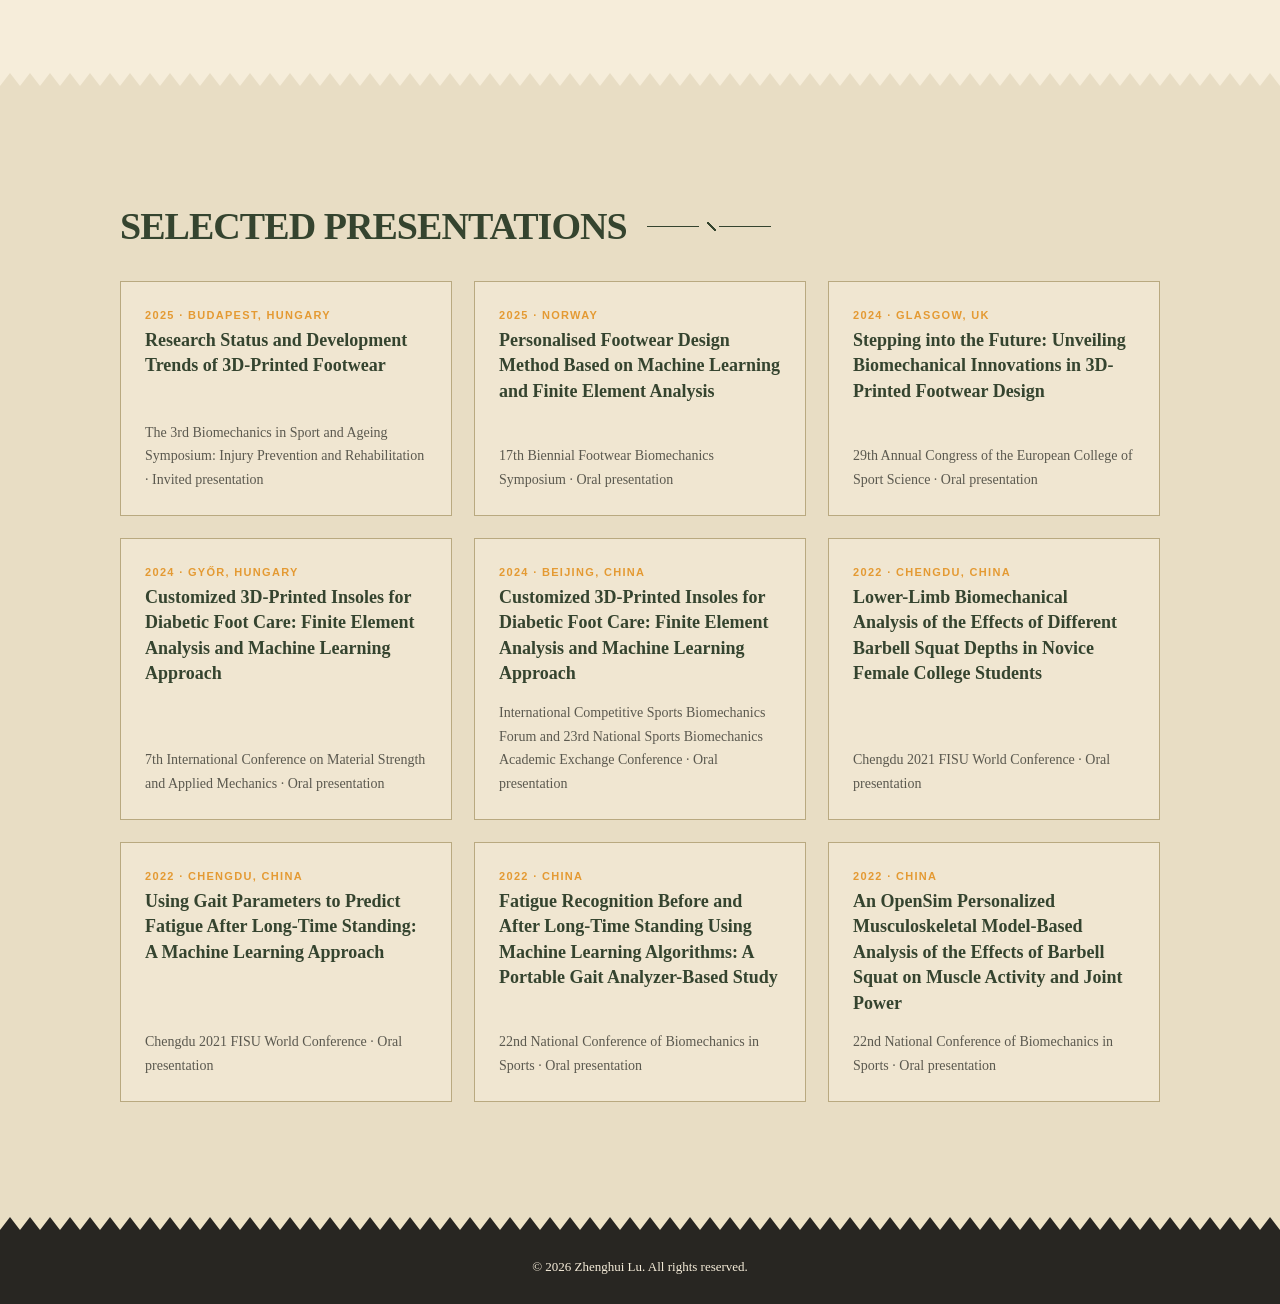
<file: research.html>
<!DOCTYPE html><html lang="en"><head><meta charset="UTF-8"><meta name="viewport" content="width=device-width,initial-scale=1.0"><title>Research | Zhenghui Lu</title><meta name="description" content="Research themes of Zhenghui Lu in personalized digital biomechanics, musculoskeletal modeling, finite element analysis, AI, footwear, and rehabilitation."><link rel="stylesheet" href="style.css?v=20261002-1"></head><body><header class="site-header"><div class="container"><nav class="navbar"><a class="site-name" href="index.html">Zhenghui Lu</a><div class="nav-right"><div class="nav-links"><a href="index.html"><span class="lang-en">Home</span><span class="lang-zh">主页</span></a><a class="active" href="research.html"><span class="lang-en">Research</span><span class="lang-zh">研究</span></a><a href="publications.html"><span class="lang-en">Publications</span><span class="lang-zh">论文</span></a><a href="projects.html"><span class="lang-en">Projects</span><span class="lang-zh">项目</span></a><a href="contact.html"><span class="lang-en">Contact</span><span class="lang-zh">联系</span></a></div><div class="language-switcher"><button type="button" data-lang="en">EN</button><span>|</span><button type="button" data-lang="zh">中文</button></div></div></nav></div></header><main><section class="page-hero"><div class="container"><p class="eyebrow"><span class="lang-en">Research program</span><span class="lang-zh">研究体系</span></p><h1><span class="lang-en">Research</span><span class="lang-zh">研究方向</span></h1><p class="page-lead lang-en">My work connects experimental human biomechanics with computational modeling and data-driven methods. The long-term goal is to develop patient-specific digital biomechanics tools that can support prediction, intervention design, and precision musculoskeletal rehabilitation.</p><p class="page-lead lang-zh">我的研究将人体实验生物力学、计算建模与数据驱动方法连接起来，长期目标是发展患者特异性的数字生物力学工具，用于支持预测、干预设计和精准肌肉骨骼康复。</p></div></section><section class="section section-white"><div class="container"><h2 class="section-title"><span><span class="lang-en">Research Themes</span><span class="lang-zh">核心研究主题</span></span></h2><div class="card-grid"><article class="card"><span class="card-tag">Personalization</span><h3><span class="lang-en">Patient-Specific Musculoskeletal Biomechanics</span><span class="lang-zh">患者特异性肌肉骨骼生物力学</span></h3><p class="lang-en">I use motion capture, force and pressure measurements, OpenSim-based musculoskeletal models, medical-image reconstruction, and finite element analysis to estimate internal joint and tissue mechanics that cannot be measured directly in vivo.</p><p class="lang-zh">我结合动作捕捉、力学与足底压力测量、OpenSim 肌肉骨骼模型、医学影像重建及有限元分析，估计人体内无法直接测量的关节和组织内部力学。</p></article><article class="card"><span class="card-tag">AI + Modeling</span><h3><span class="lang-en">Data-Driven Surrogate Modeling & Optimization</span><span class="lang-zh">数据驱动代理模型与优化</span></h3><p class="lang-en">My computational work uses parameterized FE models, machine learning, surrogate models, and optimization algorithms to replace repeated high-cost simulation with rapid prediction and design exploration.</p><p class="lang-zh">我的计算研究利用参数化有限元、机器学习、代理模型与优化算法，将重复高成本仿真转化为快速预测与设计搜索。</p></article><article class="card"><span class="card-tag">Translation</span><h3><span class="lang-en">Footwear, Lattice Structures & Additive Manufacturing</span><span class="lang-zh">鞋具、晶格结构与增材制造</span></h3><p class="lang-en">A major research line translates gait and plantar-pressure data into personalized lattice footwear using finite element modeling, intelligent optimization, and 3D printing.</p><p class="lang-zh">该研究主线将步态与足底压力数据转化为个体化晶格鞋具，通过有限元、智能优化和 3D 打印实现计算设计到实际产品的连接。</p></article></div></div></section><section class="section"><div class="container"><h2 class="section-title"><span><span class="lang-en">Current Postdoctoral Direction</span><span class="lang-zh">当前博士后研究方向</span></span></h2><div class="project-grid"><article class="project-card"><div class="project-meta">Knee osteoarthritis</div><h3><span class="lang-en">Individualized Internal Knee Loading</span><span class="lang-zh">个体化膝关节内部负荷</span></h3><p class="lang-en">At UBC, I am extending my previous modeling framework toward patient-oriented knee osteoarthritis research. This includes musculoskeletal estimation of total and compartmental knee loading, high-fidelity finite element simulation, and rapid surrogate prediction of internal mechanical outcomes.</p><p class="lang-zh">在 UBC，我将既有建模框架拓展到患者导向的膝骨关节炎研究，包括膝关节总负荷与内外侧分区负荷估计、高保真有限元仿真，以及内部力学结果的快速代理预测。</p></article><article class="project-card"><div class="project-meta">Precision rehabilitation</div><h3><span class="lang-en">Heterogeneous Response to Non-Surgical Intervention</span><span class="lang-zh">非手术干预的个体差异响应</span></h3><p class="lang-en">A second goal is to understand why patients respond differently to gait retraining, footwear, and related non-surgical interventions, and to use biomechanical and computational features to support individualized intervention selection.</p><p class="lang-zh">另一目标是解释不同患者为什么对步态再训练、鞋具及其他非手术干预产生不同响应，并利用生物力学和计算特征支持个体化干预选择。</p></article></div></div></section><section class="section section-white"><div class="container"><h2 class="section-title"><span><span class="lang-en">Methods & Technical Toolkit</span><span class="lang-zh">研究方法与技术工具</span></span></h2><div class="card-grid"><article class="card"><h3><span class="lang-en">Experimental Biomechanics</span><span class="lang-zh">实验生物力学</span></h3><p class="lang-en">3D motion capture, force platforms, plantar-pressure measurement, surface EMG, IMU, strength testing, gait and movement analysis.</p><p class="lang-zh">三维动作捕捉、力台、足底压力、表面肌电、IMU、力量测试以及步态与动作分析。</p></article><article class="card"><h3><span class="lang-en">Computational Modeling</span><span class="lang-zh">计算建模</span></h3><p class="lang-en">OpenSim musculoskeletal modeling, medical-image reconstruction, finite element modeling, parameterized model generation, internal loading analysis.</p><p class="lang-zh">OpenSim 肌肉骨骼建模、医学影像重建、有限元分析、参数化模型生成及内部负荷分析。</p></article><article class="card"><h3><span class="lang-en">AI & Design Optimization</span><span class="lang-zh">人工智能与设计优化</span></h3><p class="lang-en">Machine learning, surrogate modeling, Gaussian processes, Bayesian optimization, CNN/LSTM applications, lattice structures, and additive manufacturing.</p><p class="lang-zh">机器学习、代理模型、高斯过程、贝叶斯优化、CNN/LSTM 应用、晶格结构及增材制造。</p></article></div></div></section><section class="section section-soft"><div class="container"><h2 class="section-title"><span><span class="lang-en">Research Development</span><span class="lang-zh">研究发展路径</span></span></h2><div class="timeline"><div class="timeline-item"><div class="time">2020–2023</div><h3><span class="lang-en">Experimental + Computational Lower-Limb Biomechanics</span><span class="lang-zh">实验与计算下肢生物力学</span></h3><p class="lang-en">During my master's training at Ningbo University, I combined experimental movement analysis with OpenSim and finite element modeling across gait, squatting, jumping, fatigue, footwear, and lower-limb musculoskeletal problems.</p><p class="lang-zh">硕士阶段在宁波大学将人体实验、OpenSim 和有限元方法结合，用于步态、深蹲、跳跃、疲劳、鞋具和下肢肌肉骨骼问题。</p></div><div class="timeline-item"><div class="time">2023–2026</div><h3><span class="lang-en">Data-Driven Personalized Footwear</span><span class="lang-zh">数据驱动个体化鞋具</span></h3><p class="lang-en">My PhD research established a pipeline connecting gait-induced plantar pressure, parameterized FE modeling, ML-based prediction, lattice design, and additive manufacturing. This work was developed through international and industrial collaboration.</p><p class="lang-zh">博士研究建立了连接步态足底压力、参数化有限元、机器学习预测、晶格设计及增材制造的研发流程，并通过国际和产学合作推进。</p></div><div class="timeline-item"><div class="time">2026–Present</div><h3><span class="lang-en">Precision Musculoskeletal Rehabilitation</span><span class="lang-zh">精准肌肉骨骼康复</span></h3><p class="lang-en">At UBC, the same personalized digital-biomechanics framework is being extended to knee osteoarthritis and clinically relevant prediction of patient-specific intervention response.</p><p class="lang-zh">在 UBC，我将同一个体化数字生物力学框架进一步拓展到膝骨关节炎和具有临床意义的患者干预响应预测。</p></div></div></div></section><section class="section section-white"><div class="container"><h2 class="section-title"><span><span class="lang-en">Representative Publications</span><span class="lang-zh">代表性论文</span></span></h2><div class="feature-grid"><article class="feature-card"><div class="paper-thumb"><span>npj Advanced Manufacturing</span></div><div class="feature-body"><h3><a href="https://doi.org/10.1038/s44334-025-00055-8" target="_blank">Computationally tuned dual-layer lattice pads adapted to gait-induced pressure distribution</a></h3><div class="feature-meta">2025</div></div></article><article class="feature-card"><div class="paper-thumb thumb-parametric"><span>Journal of Biomechanics</span></div><div class="feature-body"><h3><a href="https://doi.org/10.1016/j.jbiomech.2025.112674" target="_blank">Parametric cushioning lattice insole based on finite element method and machine learning</a></h3><div class="feature-meta">2025</div></div></article><article class="feature-card"><div class="paper-thumb thumb-review"><span>Heliyon</span></div><div class="feature-body"><h3>Case study: The influence of Achilles tendon rupture on knee joint stress during counter-movement jump</h3><div class="feature-meta">2023</div></div></article></div><p style="margin-top:22px"><a class="button" href="publications.html"><span class="lang-en">See all publications →</span><span class="lang-zh">查看全部论文 →</span></a></p></div></section></main><footer class="site-footer"><div class="container">© 2026 Zhenghui Lu. <span class="lang-en">All rights reserved.</span><span class="lang-zh">保留所有权利。</span></div></footer><script src="script.js?v=20261002-1"></script></body></html>
</file>
<file: style.css>
:root{--navy:#102846;--navy-2:#17395f;--blue:#316ea8;--blue-soft:#eaf2f9;--ink:#1d2939;--muted:#667085;--line:#dfe6ee;--surface:#fff;--bg:#f5f7fa;--gold:#a9772d;--shadow:0 10px 30px rgba(16,40,70,.07)}*{box-sizing:border-box}html{scroll-behavior:smooth}body{margin:0;font-family:Inter,Arial,"Helvetica Neue",Helvetica,"PingFang SC","Microsoft YaHei",sans-serif;background:var(--bg);color:var(--ink);line-height:1.68}a{color:var(--blue);text-decoration:none}a:hover{text-decoration:none;color:var(--navy)}[hidden]{display:none!important}.container{width:min(1160px,92%);margin:0 auto}.site-header{position:sticky;top:0;z-index:1000;background:rgba(16,40,70,.97);border-bottom:1px solid rgba(255,255,255,.08);backdrop-filter:blur(10px)}.navbar{min-height:68px;display:flex;align-items:center;justify-content:space-between;gap:24px}.site-name{color:#fff;font-weight:800;font-size:20px;letter-spacing:.01em}.nav-right,.nav-links,.language-switcher{display:flex;align-items:center}.nav-right{gap:20px}.nav-links{gap:18px}.nav-links a{color:#e7eef7;font-size:14px;font-weight:600}.nav-links a.active,.nav-links a:hover{color:#fff}.language-switcher{gap:6px;color:#bfcddd;font-size:13px}.language-switcher button{border:0;background:transparent;color:inherit;cursor:pointer;padding:3px 2px;font:inherit}.language-switcher button.active{color:#fff;font-weight:800}.hero{background:#fff;border-bottom:1px solid var(--line);padding:66px 0 58px}.hero-grid{display:grid;grid-template-columns:190px 1fr;gap:48px;align-items:center}.profile-panel{text-align:center}.profile-photo{width:136px;height:136px;border-radius:50%;object-fit:cover;object-position:center 24%;border:4px solid #eef2f6;box-shadow:var(--shadow)}.profile-name{margin:15px 0 4px;color:var(--navy);font-size:28px;line-height:1.18}.profile-role{margin:2px 0;color:#52606f;font-size:13.5px}.hero-content h1,.hero-content h2{color:var(--navy);margin-top:0}.hero-content h2{font-size:31px;margin-bottom:15px}.hero-content p{font-size:15.5px;margin:0 0 13px}.hero-tagline{font-size:18px!important;color:var(--navy-2);font-weight:700;max-width:780px}.social-links{display:flex;flex-wrap:wrap;gap:9px;margin-top:20px}.social-links a,.chip-link{display:inline-flex;align-items:center;padding:8px 12px;border:1px solid #cbd8e5;border-radius:7px;background:#fff;font-size:13px;font-weight:700}.social-links a:hover,.chip-link:hover{background:#f1f6fb}.section{padding:56px 0}.section-white{background:#fff}.section-soft{background:#eef3f7}.section-title{display:flex;align-items:end;justify-content:space-between;gap:20px;margin:0 0 24px;padding-bottom:10px;border-bottom:2px solid #dce6f0;color:var(--navy);font-size:27px;line-height:1.2}.section-title .section-kicker{font-size:12px;text-transform:uppercase;letter-spacing:.12em;color:var(--blue);font-weight:800}.section-intro{max-width:850px;margin:0 0 26px;color:var(--muted)}.eyebrow{text-transform:uppercase;letter-spacing:.12em;font-size:11px;font-weight:800;color:var(--blue);margin:0 0 8px}.button{display:inline-flex;align-items:center;padding:9px 15px;border-radius:7px;background:var(--navy);color:#fff;font-weight:700;font-size:13px}.button:hover{background:var(--navy-2);color:#fff}.button-secondary{background:#fff;color:var(--navy);border:1px solid #bccbdd}.button-secondary:hover{background:#f3f7fb;color:var(--navy)}.stat-grid,.card-grid,.feature-grid,.project-grid,.service-grid{display:grid;gap:18px}.stat-grid{grid-template-columns:repeat(4,minmax(0,1fr))}.stat-card{background:#fff;border:1px solid var(--line);border-radius:12px;padding:20px;box-shadow:var(--shadow)}.stat-card strong{display:block;color:var(--navy);font-size:25px;line-height:1.1;margin-bottom:5px}.stat-card span{font-size:13px;color:var(--muted)}.card-grid{grid-template-columns:repeat(3,minmax(0,1fr))}.card{background:#fff;border:1px solid var(--line);border-radius:12px;padding:22px;box-shadow:var(--shadow)}.card h3{margin:0 0 8px;color:var(--navy);font-size:18px}.card p{margin:0;color:#475467;font-size:14px}.card .card-tag{display:inline-block;margin-bottom:11px;padding:4px 8px;border-radius:999px;background:var(--blue-soft);color:var(--blue);font-size:11px;font-weight:800}.feature-grid{grid-template-columns:repeat(3,minmax(0,1fr))}.feature-card{background:#fff;border:1px solid var(--line);border-radius:13px;overflow:hidden;box-shadow:var(--shadow)}.paper-thumb{height:118px;position:relative;display:flex;align-items:center;justify-content:center;background:linear-gradient(135deg,#e9f1f8,#d4e2ef);overflow:hidden;color:var(--navy);font-weight:800;text-align:center;padding:15px}.paper-thumb:before,.paper-thumb:after{content:"";position:absolute;border:2px solid rgba(49,110,168,.18);border-radius:24px;transform:rotate(18deg)}.paper-thumb:before{width:128px;height:74px;left:-30px;bottom:-30px}.paper-thumb:after{width:100px;height:100px;right:-20px;top:-28px}.paper-thumb span{position:relative;z-index:1;background:rgba(255,255,255,.86);padding:6px 10px;border-radius:999px;font-size:11px}.thumb-parametric{background:linear-gradient(135deg,#eef1fb,#dbe3f6)}.thumb-review{background:linear-gradient(135deg,#f2eff9,#e3ddf2)}.feature-body{padding:18px}.feature-body h3{font-size:16px;line-height:1.42;color:var(--navy);margin:0 0 7px}.feature-meta,.publication-meta{font-size:12px;color:var(--muted)}.feature-summary,.publication-summary{font-size:13.5px;color:#475467;margin:8px 0 0}.timeline{position:relative;margin:0;padding-left:22px}.timeline:before{content:"";position:absolute;left:6px;top:5px;bottom:8px;width:2px;background:#dbe5ef}.timeline-item{position:relative;padding:0 0 24px 18px}.timeline-item:before{content:"";position:absolute;left:-21px;top:6px;width:10px;height:10px;border-radius:50%;background:var(--blue);box-shadow:0 0 0 4px #e6eef7}.timeline-item h3{margin:0;color:var(--navy);font-size:17px}.timeline-item .time{font-size:12px;color:var(--blue);font-weight:800;margin-bottom:3px}.timeline-item p{margin:6px 0 0;font-size:14px;color:#475467}.project-grid{grid-template-columns:repeat(2,minmax(0,1fr))}.project-card{background:#fff;border:1px solid var(--line);border-radius:13px;padding:23px;box-shadow:var(--shadow)}.project-card h3{margin:0 0 8px;color:var(--navy);font-size:19px}.project-card p{font-size:14px;color:#475467}.project-meta{font-size:12px;color:var(--blue);font-weight:800;text-transform:uppercase;letter-spacing:.05em}.project-list{margin:12px 0 0;padding-left:18px;color:#475467;font-size:13.5px}.service-grid{grid-template-columns:repeat(2,minmax(0,1fr))}.service-card{background:#fff;border:1px solid var(--line);border-radius:12px;padding:20px}.service-card h3{margin:0 0 8px;color:var(--navy);font-size:18px}.service-card p{margin:0;color:#475467;font-size:14px}.page-hero{padding:50px 0 38px;background:#fff;border-bottom:1px solid var(--line)}.page-hero h1{margin:0 0 10px;color:var(--navy);font-size:38px}.page-lead{max-width:880px;color:var(--muted);margin:0}.publication-list{display:flex;flex-direction:column;gap:12px}.publication-year{margin:31px 0 12px;color:var(--navy);font-size:20px}.publication-item{background:#fff;border:1px solid var(--line);border-radius:10px;padding:16px 18px}.publication-head{display:flex;align-items:flex-start;justify-content:space-between;gap:12px}.publication-toggle{border:0;background:transparent;padding:0;text-align:left;color:var(--navy);font:inherit;font-weight:800;line-height:1.45;cursor:pointer;flex:1}.publication-toggle:hover{color:var(--blue)}.publication-title{font-weight:800;color:var(--navy);line-height:1.45}.scholar-link{white-space:nowrap;border:1px solid #cad7e4;border-radius:999px;padding:3px 8px;font-size:11px;font-weight:700}.publication-detail{margin-top:14px;padding-top:14px;border-top:1px solid var(--line);display:grid;grid-template-columns:145px 1fr;gap:18px}.publication-detail .paper-thumb{height:96px;border-radius:8px}.detail-copy p{font-size:13.5px;margin:0 0 7px}.detail-label{font-weight:800;color:var(--navy)}.highlight-grid{display:grid;grid-template-columns:repeat(3,minmax(0,1fr));gap:18px}.highlight-card{background:#fff;border:1px solid var(--line);border-radius:12px;padding:18px;box-shadow:var(--shadow)}.highlight-card h3{margin:9px 0 8px;color:var(--navy);font-size:17px}.highlight-badge{display:inline-flex;padding:4px 8px;border-radius:999px;background:var(--blue-soft);color:var(--blue);font-size:10px;font-weight:800}.contact-grid{display:grid;grid-template-columns:1fr 1fr;gap:20px}.contact-box{background:#fff;border:1px solid var(--line);border-radius:12px;padding:23px;box-shadow:var(--shadow)}.contact-box h3{margin-top:0;color:var(--navy)}.contact-box p{color:#475467}.contact-row{display:flex;gap:9px;align-items:flex-start;margin:10px 0}.contact-label{min-width:82px;font-weight:800;color:var(--navy)}.site-footer{background:var(--navy);color:#dfe8f4;text-align:center;padding:26px 0;font-size:13px}.lang-zh{display:none}body.lang-zh-mode .lang-en{display:none!important}body.lang-zh-mode .lang-zh{display:initial}body.lang-en-mode .lang-en{display:initial}body.lang-en-mode .lang-zh{display:none!important}body.lang-zh-mode div.lang-zh,body.lang-en-mode div.lang-en,body.lang-zh-mode p.lang-zh,body.lang-en-mode p.lang-en{display:block}body.lang-zh-mode span.lang-zh,body.lang-en-mode span.lang-en{display:inline}

/* ===== Editorial homepage ===== */
.home-page{background:#f4f1e9}.home-page .site-header{background:#102846}.home-hero{background:#f7f3ea;padding:76px 0 70px;border-bottom:1px solid #dfdbd0}.home-hero-grid{display:grid;grid-template-columns:1.12fr .88fr;gap:58px;align-items:center}.home-profile-line{display:flex;align-items:center;gap:14px;margin-bottom:30px}.home-profile-photo{width:58px;height:58px;border-radius:50%;object-fit:cover;object-position:center 23%;border:2px solid #fff;box-shadow:0 4px 18px rgba(16,40,70,.14)}.home-profile-line strong{display:block;font-size:17px;color:#102846}.home-profile-line span{display:block;color:#667085;font-size:12.5px}.home-kicker,.home-section-label{margin:0 0 12px;font-size:11px;letter-spacing:.15em;font-weight:900;color:#316ea8;text-transform:uppercase}.home-hero h1{font-size:58px;line-height:1.02;letter-spacing:-.045em;color:#102846;margin:0 0 24px;max-width:720px}.home-hero-lead{font-size:20px;line-height:1.55;color:#17395f;font-weight:700;max-width:760px;margin:0 0 17px}.home-hero-sub{max-width:760px;color:#5d6674;font-size:14.5px;margin:0}.home-link-row{display:flex;flex-wrap:wrap;gap:18px;margin-top:28px}.home-link-row a{font-size:13px;font-weight:800;color:#102846;border-bottom:1px solid #9eb3c9;padding-bottom:2px}.home-collage{position:relative;display:grid;grid-template-columns:1.1fr .9fr;grid-template-rows:165px 145px 78px;gap:12px;min-height:424px}.collage-tile{position:relative;overflow:hidden;border-radius:18px;padding:18px;box-shadow:0 10px 25px rgba(16,40,70,.07);display:flex;align-items:flex-end}.collage-tile>span{position:relative;z-index:3;font-size:12px;font-weight:900;letter-spacing:.02em}.tile-pressure{background:#dfeffc;grid-row:1/3}.tile-lattice{background:#e3efe2}.tile-knee{background:#f7ddcc}.tile-ai{background:#e6def3}.collage-caption{grid-column:1/3;background:#102846;color:#fff;border-radius:18px;padding:18px 20px;font-size:14px;font-weight:800;display:flex;align-items:center}.pressure-map{position:absolute;inset:25px 22px 52px}.pressure-map i{position:absolute;border-radius:50%;filter:blur(2px)}.pressure-map i:nth-child(1){width:110px;height:190px;background:radial-gradient(circle,#f7b56e 0,#f08973 25%,#77afd6 60%,transparent 68%);left:35%;top:5%;transform:rotate(-10deg)}.pressure-map i:nth-child(2){width:55px;height:85px;background:radial-gradient(circle,#ffd36b,#f58a6e 45%,transparent 70%);left:15%;bottom:0}.pressure-map i:nth-child(3){width:44px;height:65px;background:radial-gradient(circle,#74b0d3,#d7eef7 58%,transparent 70%);right:8%;top:20%}.pressure-map i:nth-child(4){width:160px;height:2px;background:#7ca2bc;left:8%;bottom:25%;transform:rotate(-20deg)}.lattice-mini{position:absolute;inset:22px 18px 45px;display:grid;grid-template-columns:repeat(3,1fr);gap:8px;transform:rotate(-7deg)}.lattice-mini b{display:block;border:2px solid #5f8d6b;border-radius:9px;background:rgba(255,255,255,.35);position:relative}.lattice-mini b:after{content:"";position:absolute;inset:6px;border:1px solid #7da686;border-radius:50%}.knee-glyph{position:absolute;left:50%;top:45%;transform:translate(-50%,-50%);font-size:120px;color:#ad6746;font-weight:200;line-height:1}.ai-lines{position:absolute;inset:24px 18px 46px}.ai-lines i{display:block;height:8px;border-radius:99px;background:#7e69a5;margin:10px 0}.ai-lines i:nth-child(1){width:85%}.ai-lines i:nth-child(2){width:62%}.ai-lines i:nth-child(3){width:92%}.ai-lines i:nth-child(4){width:48%}.home-statement{background:#fff;padding:76px 0}.home-statement h2,.home-heading-row h2,.current-copy h2,.home-contact h2{color:#102846;font-size:39px;line-height:1.08;letter-spacing:-.03em;margin:0}.home-pipeline{display:grid;grid-template-columns:repeat(4,1fr);gap:0;margin-top:35px;border-radius:20px;overflow:hidden}.pipe-step{min-height:230px;padding:24px;color:#102846;position:relative}.pipe-step:after{content:"→";position:absolute;right:-10px;top:50%;transform:translateY(-50%);font-size:24px;font-weight:900;color:#fff;z-index:5}.pipe-step:last-child:after{display:none}.pipe-blue{background:#dceef9}.pipe-green{background:#dfeedd}.pipe-orange{background:#f5dccb}.pipe-purple{background:#e7def3}.pipe-no{font-size:11px;font-weight:900;letter-spacing:.12em;opacity:.55}.pipe-step h3{font-size:19px;line-height:1.2;margin:55px 0 10px}.pipe-step p{font-size:13px;line-height:1.55;margin:0;color:#405167}.home-featured{padding:78px 0;background:#f7f3ea}.home-heading-row{display:flex;justify-content:space-between;align-items:end;gap:30px;margin-bottom:30px}.home-text-link{font-weight:800;color:#102846;font-size:13px;white-space:nowrap}.home-feature-grid{display:grid;grid-template-columns:1.12fr .94fr .94fr;gap:18px}.home-paper{background:#fff;border-radius:18px;overflow:hidden;border:1px solid #e1ded6;box-shadow:0 10px 24px rgba(16,40,70,.06)}.home-paper-visual{height:230px;position:relative;overflow:hidden;padding:18px}.home-paper-visual>span{position:absolute;left:18px;bottom:16px;background:rgba(255,255,255,.86);border-radius:999px;padding:6px 9px;font-size:10px;font-weight:900;color:#102846}.visual-pressure{background:#dcecf6}.visual-insole{background:#e5eee1}.visual-review{background:#efe4db}.visual-foot{position:absolute;width:88px;height:180px;border-radius:55% 45% 50% 42%;background:radial-gradient(circle at 55% 25%,#f8cd72 0 12%,#f18c71 22%,#5d9cc8 54%,#d6edf8 75%);left:20%;top:18px;transform:rotate(-11deg)}.visual-grid{position:absolute;right:28px;top:36px;width:140px;height:128px;background-image:linear-gradient(#6f8798 1px,transparent 1px),linear-gradient(90deg,#6f8798 1px,transparent 1px);background-size:14px 14px;transform:skewY(-10deg);opacity:.45}.insole-shape{position:absolute;left:19%;top:28px;width:110px;height:170px;border-radius:55% 45% 54% 42%;background:#b9d8b6;transform:rotate(13deg);box-shadow:inset -10px -6px 0 rgba(77,126,84,.18)}.insole-cells{position:absolute;left:25%;top:48px;width:96px;height:135px;background-image:radial-gradient(circle,#5a8a5f 1.6px,transparent 2px);background-size:12px 12px;transform:rotate(13deg)}.shoe-stack{position:absolute;inset:36px 34px 50px}.shoe-stack i{position:absolute;width:74%;height:42px;border-radius:45% 18% 20% 40%;background:#c7a487;left:12%;box-shadow:0 9px 0 rgba(255,255,255,.4)}.shoe-stack i:nth-child(1){top:15px;transform:rotate(-8deg)}.shoe-stack i:nth-child(2){top:72px;background:#8facbc;transform:rotate(5deg)}.shoe-stack i:nth-child(3){top:128px;background:#78846f;transform:rotate(-3deg)}.home-paper-copy{padding:20px}.paper-journal{font-size:10.5px;font-weight:900;letter-spacing:.06em;text-transform:uppercase;color:#6a7480}.home-paper h3{font-size:18px;line-height:1.35;margin:8px 0 12px}.home-paper p{font-size:13.5px;color:#596372;margin:0}.home-current{background:#102846;color:#fff;padding:82px 0}.home-current-grid{display:grid;grid-template-columns:.86fr 1.14fr;gap:60px;align-items:center}.current-art{height:380px;position:relative;border:1px solid rgba(255,255,255,.12);border-radius:26px;overflow:hidden;background:radial-gradient(circle at 52% 46%,#274c73 0,#17395f 40%,#102846 72%)}.current-ring{position:absolute;border:1px solid rgba(255,255,255,.22);border-radius:50%}.ring-1{width:290px;height:290px;left:50%;top:50%;transform:translate(-50%,-50%)}.ring-2{width:210px;height:210px;left:50%;top:50%;transform:translate(-50%,-50%)}.ring-3{width:125px;height:125px;left:50%;top:50%;transform:translate(-50%,-50%)}.knee-mark{position:absolute;left:50%;top:50%;transform:translate(-50%,-50%);font-size:34px;line-height:.9;font-weight:900;text-align:center;letter-spacing:.08em}.current-note{position:absolute;padding:7px 10px;border-radius:999px;background:#f3f0e8;color:#102846;font-size:11px;font-weight:900}.note-1{left:16%;top:20%}.note-2{right:15%;top:33%}.note-3{left:22%;bottom:16%}.current-copy .home-section-label{color:#8db8d7}.current-copy h2{color:#fff;font-size:44px}.current-copy p{color:#c8d6e4;font-size:15px;max-width:650px}.home-pill-link{display:inline-flex;margin-top:10px;padding:10px 15px;border-radius:999px;background:#fff;color:#102846;font-size:12px;font-weight:900}.home-recent{padding:78px 0;background:#fff}.home-recent-list{border-top:1px solid #d9e0e7}.recent-row{display:grid;grid-template-columns:50px 1fr 24px;gap:18px;align-items:center;padding:21px 0;border-bottom:1px solid #d9e0e7;color:#102846}.recent-row:hover{color:#316ea8}.recent-no{font-size:11px;color:#8793a0;font-weight:900}.recent-row strong{display:block;font-size:15px;line-height:1.4}.recent-row small{display:block;margin-top:4px;color:#6a7480}.home-journey{padding:76px 0;background:#dfe8dc}.journey-grid{display:grid;grid-template-columns:repeat(3,1fr);gap:18px;margin-top:20px}.journey-grid article{background:rgba(255,255,255,.6);border:1px solid rgba(74,105,83,.15);border-radius:17px;padding:22px}.journey-grid article>span{font-size:11px;font-weight:900;color:#5a7c60;letter-spacing:.08em}.journey-grid h3{margin:32px 0 8px;font-size:18px;color:#102846}.journey-grid p{font-size:13px;color:#53615a;margin:0}.home-outreach{padding:80px 0;background:#f5eadc}.outreach-grid{display:grid;grid-template-columns:1.1fr .9fr .9fr 1.1fr;gap:14px}.outreach-card{border-radius:18px;min-height:230px;padding:20px;display:flex;flex-direction:column;justify-content:flex-end;color:#102846}.outreach-card>span{font-size:10px;letter-spacing:.12em;text-transform:uppercase;font-weight:900;opacity:.65}.outreach-card h3{margin:8px 0;font-size:22px}.outreach-card p{font-size:13px;line-height:1.5;margin:0}.outreach-dark{background:#102846;color:#fff}.outreach-dark p{color:#cbd7e3}.outreach-yellow{background:#f2cf74}.outreach-blue{background:#cfe4f3}.outreach-green{background:#cfe0cc}.home-contact{padding:78px 0;background:#f7f3ea}.home-contact-grid{display:grid;grid-template-columns:1.05fr .95fr;gap:60px;align-items:start}.home-contact h2{font-size:42px}.contact-mini{background:#fff;border:1px solid #e0ddd3;border-radius:20px;padding:24px}.contact-mini p{font-size:14px;color:#56616f}.contact-mini a{word-break:break-word}
@media(max-width:1020px){.home-hero-grid,.home-current-grid,.home-contact-grid{grid-template-columns:1fr}.home-collage{max-width:720px}.home-feature-grid{grid-template-columns:1fr 1fr}.home-feature-grid .paper-a{grid-column:1/3}.outreach-grid{grid-template-columns:1fr 1fr}.home-pipeline{grid-template-columns:1fr 1fr}.pipe-step:after{display:none}.journey-grid{grid-template-columns:1fr}.home-hero h1{font-size:48px}}
@media(max-width:700px){.home-hero{padding:46px 0}.home-hero h1{font-size:38px}.home-hero-lead{font-size:17px}.home-collage{grid-template-columns:1fr;grid-template-rows:auto}.tile-pressure{grid-row:auto;min-height:230px}.tile-lattice,.tile-knee,.tile-ai{min-height:140px}.collage-caption{grid-column:auto}.home-pipeline,.home-feature-grid,.outreach-grid{grid-template-columns:1fr}.home-feature-grid .paper-a{grid-column:auto}.home-paper-visual{height:190px}.home-heading-row{align-items:flex-start;flex-direction:column}.home-statement h2,.home-heading-row h2,.current-copy h2,.home-contact h2{font-size:31px}.current-art{height:300px}.home-current,.home-featured,.home-recent,.home-journey,.home-outreach,.home-contact{padding:56px 0}.recent-row{grid-template-columns:36px 1fr}.recent-row>b{display:none}}
@media(max-width:920px){.hero-grid{grid-template-columns:1fr;gap:28px}.feature-grid,.card-grid,.stat-grid{grid-template-columns:repeat(2,minmax(0,1fr))}.project-grid,.service-grid,.contact-grid{grid-template-columns:1fr}.profile-photo{width:126px;height:126px}.navbar{align-items:flex-start;padding:15px 0}.nav-right{flex-direction:column;align-items:flex-end;gap:9px}.nav-links{flex-wrap:wrap;justify-content:flex-end}.publication-detail{grid-template-columns:1fr}.publication-detail .paper-thumb{max-width:220px}}@media(max-width:640px){.navbar{flex-direction:column}.nav-right{align-items:flex-start}.nav-links{justify-content:flex-start;gap:10px 14px}.hero{padding:44px 0}.section{padding:42px 0}.feature-grid,.card-grid,.stat-grid{grid-template-columns:1fr}.page-hero h1{font-size:31px}.section-title{font-size:24px}.publication-head{display:block}.scholar-link{display:inline-block;margin-top:7px}.profile-name{font-size:26px}}
</file>
<file: home-vintage.css>
@import url("scale.css?v=20261003-1");
:root{--paper:#efe4c7;--paper2:#f6edda;--olive:#7f8854;--forest:#35442f;--orange:#e49a33;--brick:#b94435;--charcoal:#282622;--ink:#37362f;--line:#b9a980;--cream:#fff7e8}body.home-vintage{background:var(--paper);color:var(--ink);font-family:Georgia,"Times New Roman","Songti SC",serif}.home-vintage .site-header{position:sticky;top:0;z-index:1000;background:rgba(239,228,199,.96);border-bottom:1px solid rgba(53,68,47,.25);backdrop-filter:blur(8px)}.home-vintage .navbar{min-height:72px}.home-vintage .site-name{color:var(--forest);font-family:Georgia,"Times New Roman",serif;font-weight:800;letter-spacing:.06em;font-size:20px}.home-vintage .nav-links a{color:var(--charcoal);font-family:"Arial Narrow",Arial,sans-serif;text-transform:uppercase;letter-spacing:.08em;font-size:13px}.home-vintage .nav-links a.active,.home-vintage .nav-links a:hover{color:var(--brick)}.home-vintage .language-switcher{color:var(--charcoal);font-family:"Arial Narrow",Arial,sans-serif;font-weight:700}.home-vintage .language-switcher button{color:inherit}.home-vintage .language-switcher button.active{color:var(--brick)}.v-container{width:min(1180px,92%);margin:0 auto}.v-hero{min-height:calc(100vh - 72px);position:relative;display:flex;align-items:center;border-bottom:1px solid rgba(53,68,47,.28);overflow:hidden}.v-hero-grid{display:grid;grid-template-columns:.9fr 1.1fr;gap:50px;align-items:center;padding:70px 0 85px}.v-brand-card{position:relative;z-index:3}.v-brand-small{font-family:"Arial Narrow",Arial,sans-serif;text-transform:uppercase;letter-spacing:.25em;font-size:11px;color:var(--olive);margin-bottom:18px}.v-brand-card h1{font-size:clamp(58px,8vw,112px);line-height:.86;letter-spacing:-.04em;color:var(--forest);margin:0 0 22px;text-transform:uppercase}.v-brand-card h1 span{display:block}.v-brand-sub{font-size:22px;color:var(--forest);margin:0 0 10px}.v-brand-tags{font-family:"Arial Narrow",Arial,sans-serif;letter-spacing:.08em;text-transform:uppercase;font-size:12px;margin:0 0 30px}.v-cta{display:inline-flex;align-items:center;gap:12px;padding:14px 24px;border:2px solid var(--brick);border-radius:14px;color:var(--brick);font-family:"Arial Narrow",Arial,sans-serif;font-weight:800;text-transform:uppercase;letter-spacing:.08em;background:rgba(255,247,232,.4)}.v-cta:hover{background:var(--brick);color:#fff}.v-down{position:absolute;left:50%;bottom:22px;transform:translateX(-50%);font-size:30px;color:var(--orange);text-decoration:none}.v-collage{position:relative;height:560px}.v-piece{position:absolute;display:flex;align-items:center;justify-content:center;overflow:hidden}.v-piece:after{content:"";position:absolute;inset:0;border:1px solid rgba(53,68,47,.14);pointer-events:none}.v-piece-knee{width:255px;height:355px;right:7%;top:2%;border-radius:50% 50% 42% 58%/42% 55% 45% 58%;background:linear-gradient(145deg,#e9dcc0,#d8c7a4)}.v-piece-knee:before{content:"";width:122px;height:220px;border:5px double var(--charcoal);border-radius:44% 46% 36% 38%;transform:rotate(7deg);opacity:.65}.v-piece-gait{width:390px;height:105px;left:0;top:32px;background:transparent;display:grid;grid-template-columns:repeat(6,1fr);gap:6px}.v-piece-gait i{height:78px;border-left:3px solid var(--charcoal);border-bottom:3px solid var(--charcoal);transform:skew(-10deg) rotate(var(--r,0deg));opacity:.65}.v-piece-gait i:nth-child(1){--r:-18deg}.v-piece-gait i:nth-child(2){--r:-10deg}.v-piece-gait i:nth-child(3){--r:-3deg}.v-piece-gait i:nth-child(4){--r:4deg}.v-piece-gait i:nth-child(5){--r:10deg}.v-piece-gait i:nth-child(6){--r:18deg}.v-piece-pressure{width:170px;height:260px;left:10%;top:170px;border-radius:46% 54% 43% 57%/60% 52% 48% 40%;background:radial-gradient(ellipse at 50% 22%,#f0c94f 0 8%,#db6a43 10% 18%,#5790a8 25% 36%,#dce7df 42% 55%,transparent 58%),radial-gradient(ellipse at 45% 74%,#f1ce59 0 8%,#d86b44 11% 20%,#608e9d 27% 38%,#dce7df 44% 55%,transparent 58%)}.v-piece-lattice{width:300px;height:130px;right:24%;bottom:25px;transform:rotate(-8deg);border-radius:48% 52% 43% 57%/60% 60% 40% 40%;background-color:#d7cbb1;background-image:linear-gradient(30deg,transparent 42%,rgba(53,68,47,.65) 43% 47%,transparent 48%),linear-gradient(-30deg,transparent 42%,rgba(53,68,47,.65) 43% 47%,transparent 48%);background-size:28px 28px}.v-piece-graph{width:220px;height:130px;right:0;bottom:40px;border-left:2px solid var(--charcoal);border-bottom:2px solid var(--charcoal);background:linear-gradient(155deg,transparent 42%,var(--orange) 43% 45%,transparent 46%),linear-gradient(170deg,transparent 58%,var(--olive) 59% 61%,transparent 62%)}.v-circle{position:absolute;border:2px solid var(--orange);border-radius:50%;opacity:.75}.v-circle.c1{width:310px;height:310px;right:3%;top:90px}.v-circle.c2{width:210px;height:210px;right:12%;top:140px}.v-section{padding:100px 0;border-bottom:1px solid rgba(53,68,47,.18)}.v-section-title{font-size:clamp(42px,5vw,72px);line-height:.95;margin:0;color:var(--forest);text-transform:uppercase;letter-spacing:-.03em}.v-divider{display:flex;align-items:center;gap:10px;margin:18px 0 34px;color:var(--orange)}.v-divider:before,.v-divider:after{content:"";display:block;width:55px;height:1px;background:var(--orange)}.v-divider i{width:8px;height:8px;background:var(--orange);transform:rotate(45deg)}.v-about-grid{display:grid;grid-template-columns:.82fr 1.18fr;gap:72px;align-items:center}.v-portrait-wrap{position:relative;display:flex;justify-content:center}.v-portrait{width:min(340px,80%);aspect-ratio:1;border-radius:50%;object-fit:cover;object-position:center 23%;border:8px solid rgba(255,247,232,.8);outline:1px solid var(--line);box-shadow:0 16px 35px rgba(53,68,47,.12)}.v-portrait-wrap:before{content:"";position:absolute;width:360px;height:360px;border:1px solid var(--orange);border-radius:50%;top:50%;left:50%;transform:translate(-50%,-50%) rotate(18deg)}.v-about-copy p{font-size:18px;line-height:1.8;margin:0 0 20px;max-width:700px}.v-keywords{margin-top:26px;font-family:"Arial Narrow",Arial,sans-serif;text-transform:uppercase;letter-spacing:.07em;color:var(--olive);font-weight:800}.v-research{background:var(--paper2)}.home-vintage .v-research-grid{display:grid!important;grid-template-columns:repeat(3,minmax(0,1fr))!important;grid-auto-flow:row!important;gap:30px!important;margin-top:42px;align-items:start!important;width:100%!important}.home-vintage .v-research-card{display:flex!important;flex-direction:column!important;align-items:center!important;text-align:center;color:inherit;min-width:0!important;width:100%!important;margin:0!important}.v-round-visual{width:100%;max-width:320px;aspect-ratio:1;border-radius:50%;background:var(--cream);border:2px solid var(--line);margin:0 auto 22px;overflow:hidden;position:relative}.v-round-visual.pressure{background:radial-gradient(circle at 47% 35%,#e0c652 0 8%,#d16a45 10% 19%,#568ba3 26% 38%,#eee0c2 44% 58%,#cdbb94 59% 62%,#f5ead2 63%)}.v-round-visual.lattice{background-color:#e8dcc3;background-image:linear-gradient(30deg,transparent 42%,rgba(53,68,47,.62) 43% 47%,transparent 48%),linear-gradient(-30deg,transparent 42%,rgba(53,68,47,.62) 43% 47%,transparent 48%);background-size:34px 34px}.v-round-visual.printing{background:linear-gradient(135deg,#d5c29c 0 45%,#eee3ce 46% 100%)}.v-round-visual.printing:before{content:"";position:absolute;width:70%;height:32%;left:15%;bottom:16%;border-radius:50%;background-color:#d7cbb1;background-image:linear-gradient(30deg,transparent 42%,rgba(53,68,47,.6) 43% 47%,transparent 48%),linear-gradient(-30deg,transparent 42%,rgba(53,68,47,.6) 43% 47%,transparent 48%);background-size:24px 24px;transform:rotate(-8deg)}.v-round-visual.printing:after{content:"";position:absolute;width:18px;height:44%;top:4%;left:50%;background:var(--charcoal);clip-path:polygon(35% 0,65% 0,65% 55%,100% 75%,60% 100%,40% 100%,0 75%,35% 55%)}.v-research-card h3{font-size:18px;line-height:1.35;margin:0 auto 8px;color:var(--charcoal);max-width:340px}.v-research-meta{font-size:13px;color:var(--olive);font-style:italic}.v-research-summary{max-width:330px;margin:12px auto 0;font-size:13.5px;line-height:1.65;color:#5b584e}.v-center-action{text-align:center;margin-top:40px}.v-dark-button{display:inline-flex;padding:13px 25px;border:1px solid var(--forest);background:var(--forest);color:#fff;border-radius:10px;font-family:"Arial Narrow",Arial,sans-serif;text-transform:uppercase;letter-spacing:.08em;font-weight:700}.v-dark-button:hover{background:var(--charcoal);color:#fff}.v-projects{background:var(--charcoal);color:var(--cream)}.v-projects .v-section-title{color:var(--orange)}.v-project-grid{display:grid;grid-template-columns:repeat(3,minmax(0,1fr));gap:28px;margin-top:42px}.v-project-card{position:relative}.v-project-image{height:230px;border:2px solid rgba(255,247,232,.65);background:var(--paper);position:relative;overflow:hidden;margin-bottom:18px}.v-project-image.knee{background:radial-gradient(circle at 50% 50%,#e4a05c 0 12%,#c06b43 13% 20%,#696c59 21% 24%,#d6c39c 25% 45%,#262622 46%)}.v-project-image.insole{background-color:#d7cbb1;background-image:linear-gradient(30deg,transparent 42%,rgba(53,68,47,.7) 43% 47%,transparent 48%),linear-gradient(-30deg,transparent 42%,rgba(53,68,47,.7) 43% 47%,transparent 48%);background-size:30px 30px}.v-project-image.ai{background:linear-gradient(150deg,#18344a,#15251d)}.v-project-image.ai:before{content:"";position:absolute;inset:35px;background:radial-gradient(circle,#e49a33 0 4px,transparent 5px) 0 0/46px 46px}.v-status{position:absolute;right:10px;top:10px;background:var(--orange);color:var(--charcoal);padding:5px 9px;font-family:"Arial Narrow",Arial,sans-serif;font-size:11px;text-transform:uppercase;font-weight:800}.v-status.done{background:var(--olive);color:#fff}.v-project-card h3{font-size:21px;margin:0 0 7px;color:#fff}.v-project-card p{color:#d9d1c1;font-size:14px}.v-projects .v-dark-button{background:transparent;border-color:var(--orange);color:var(--orange)}.v-projects .v-dark-button:hover{background:var(--orange);color:var(--charcoal)}.v-contact{background:var(--forest);color:#fff;padding:85px 0 55px}.v-contact-grid{display:grid;grid-template-columns:1.3fr .8fr .7fr;gap:55px}.v-contact h2{font-size:48px;margin:0 0 18px;text-transform:uppercase}.v-contact p,.v-contact a{color:#eee6d6}.v-contact a:hover{color:var(--orange)}.v-contact-title{font-family:"Arial Narrow",Arial,sans-serif;text-transform:uppercase;letter-spacing:.08em;color:var(--orange);font-weight:800;margin-bottom:14px}.v-link-list{display:flex;flex-direction:column;gap:8px}.v-footer{border-top:1px solid rgba(255,255,255,.15);margin-top:50px;padding-top:22px;font-size:12px;color:#d9d1c1}.lang-zh{display:none}body.lang-zh-mode .lang-en{display:none!important}body.lang-zh-mode .lang-zh{display:initial}body.lang-en-mode .lang-en{display:initial}body.lang-en-mode .lang-zh{display:none!important}body.lang-zh-mode div.lang-zh,body.lang-en-mode div.lang-en,body.lang-zh-mode p.lang-zh,body.lang-en-mode p.lang-en{display:block}body.lang-zh-mode span.lang-zh,body.lang-en-mode span.lang-en{display:inline}@media(max-width:900px){.v-hero-grid,.v-about-grid{grid-template-columns:1fr}.v-collage{height:430px}.home-vintage .v-research-grid{grid-template-columns:repeat(3,minmax(0,1fr))!important;gap:16px!important}.v-project-grid{grid-template-columns:1fr 1fr}.v-contact-grid{grid-template-columns:1fr 1fr}.v-contact-grid>div:last-child{grid-column:1/3}.v-round-visual{max-width:230px}.v-research-card h3{font-size:16px}.v-research-summary{font-size:12.5px}}@media(max-width:700px){.home-vintage .v-research-grid{grid-template-columns:1fr!important}.v-round-visual{max-width:300px}}@media(max-width:640px){.v-hero-grid{padding-top:40px}.v-brand-card h1{font-size:54px}.v-collage{height:360px}.v-piece-knee{width:170px;height:240px}.v-piece-gait{width:260px}.v-piece-pressure{width:110px;height:170px}.v-piece-lattice{width:190px;height:95px}.v-project-grid,.v-contact-grid{grid-template-columns:1fr}.v-contact-grid>div:last-child{grid-column:auto}.v-section{padding:70px 0}.v-section-title{font-size:42px}.v-contact h2{font-size:38px}}

/* Custom transparent hero artwork */
.v-hero-grid{grid-template-columns:minmax(0,.9fr) minmax(0,1.1fr);gap:0}
.v-collage{position:relative;height:650px;overflow:visible;z-index:2}
.v-hero-art{position:absolute;top:47%;left:14%;width:clamp(560px,47vw,710px);max-width:none;height:auto;display:block;transform:translateY(-50%);object-fit:contain;pointer-events:none;user-select:none}
.v-brand-card h1{-webkit-text-stroke:2px rgba(246,237,218,.72);paint-order:stroke fill;text-shadow:0 0 8px rgba(246,237,218,.2)}
@media(max-width:900px){.v-hero-grid{grid-template-columns:1fr;gap:10px}.v-collage{height:560px;margin-top:-30px}.v-hero-art{top:50%;left:50%;width:min(760px,108vw);transform:translate(-50%,-50%)}}
@media(max-width:640px){.v-collage{height:430px;margin-top:-15px}.v-hero-art{width:min(620px,116vw)}}

/* News preview + social QR */
.v-news{background:#e8ddc4;color:var(--ink)}
.v-news-heading{display:flex;align-items:end;justify-content:space-between;gap:30px}
.v-news-kicker{font-family:"Arial Narrow",Arial,sans-serif;text-transform:uppercase;letter-spacing:.16em;font-size:11px;color:var(--orange);font-weight:800;margin-bottom:8px}
.v-news-more{font-family:"Arial Narrow",Arial,sans-serif;text-transform:uppercase;letter-spacing:.08em;font-size:12px;font-weight:800;color:var(--forest);border-bottom:1px solid var(--forest);padding-bottom:3px;margin-bottom:34px}
.v-news-grid{display:grid;grid-template-columns:repeat(3,minmax(0,1fr));gap:24px;margin-top:28px}
.v-news-card{display:block;color:inherit;border:1px solid rgba(53,68,47,.35);background:rgba(255,247,232,.28);padding:24px;min-height:230px;transition:transform .18s ease,background .18s ease}
.v-news-card:hover{transform:translateY(-4px);background:rgba(255,247,232,.55);color:inherit}
.v-news-date{font-family:"Arial Narrow",Arial,sans-serif;color:var(--orange);font-size:11px;letter-spacing:.12em;text-transform:uppercase;font-weight:800}
.v-news-card h3{font-size:21px;line-height:1.35;color:var(--forest);margin:30px 0 10px}
.v-news-card p{font-size:14px;line-height:1.7;color:#5c584d;margin:0}
.v-qr-panel{grid-column:2/4;border-top:1px solid rgba(255,255,255,.18);padding-top:26px;margin-top:10px}
.v-qr-grid{display:grid;grid-template-columns:repeat(2,minmax(0,1fr));gap:18px;max-width:520px}
.v-qr-card{display:flex!important;align-items:center;gap:16px;border:1px solid rgba(255,247,232,.3);padding:12px;background:rgba(255,247,232,.05);color:#eee6d6!important;text-decoration:none!important}
.v-qr-card:hover{background:rgba(255,247,232,.1);color:#fff7e8!important}
.v-qr-card img{width:104px;height:104px;display:block;background:#fff7e8;padding:6px}
.v-qr-card strong{display:block;color:var(--orange);font-size:14px;line-height:1.25}
.v-qr-card small{display:block;margin-top:6px;color:#d9d1c1;font-size:11px;line-height:1.4}
@media(max-width:900px){.v-news-grid{grid-template-columns:1fr 1fr}.v-news-card:last-child{grid-column:1/3}.v-qr-panel{grid-column:1/3}}
@media(max-width:640px){.v-news-heading{align-items:flex-start;flex-direction:column}.v-news-more{margin-bottom:0}.v-news-grid{grid-template-columns:1fr}.v-news-card:last-child{grid-column:auto}.v-qr-grid{grid-template-columns:1fr}.v-qr-panel{grid-column:auto}.v-qr-card img{width:92px;height:92px}}

.v-news-card-featured{padding:0;overflow:hidden}
.v-news-card-featured .v-news-thumb{height:170px;overflow:hidden;border-bottom:1px solid rgba(53,68,47,.26)}
.v-news-card-featured .v-news-thumb img{width:100%;height:100%;object-fit:cover;object-position:center 28%;display:block;filter:saturate(.88) contrast(.98)}
.v-news-card-featured .v-news-card-copy{padding:24px}

/* Tighten Contact QR placement */
.v-contact-grid{
  grid-template-columns:1.3fr .8fr .7fr;
  grid-template-rows:auto auto;
  align-items:start;
}
.v-contact-grid>div:nth-child(1){grid-column:1;grid-row:1 / span 2}
.v-contact-grid>div:nth-child(2){grid-column:2;grid-row:1}
.v-contact-grid>div:nth-child(3){grid-column:3;grid-row:1}
.v-contact-grid>.v-qr-panel{
  grid-column:2 / 4!important;
  grid-row:2!important;
  align-self:start;
  margin-top:16px!important;
  padding-top:20px!important;
}
@media(max-width:900px){
  .v-contact-grid{grid-template-columns:1fr 1fr;grid-template-rows:auto}
  .v-contact-grid>div:nth-child(1){grid-column:1;grid-row:auto}
  .v-contact-grid>div:nth-child(2){grid-column:2;grid-row:auto}
  .v-contact-grid>div:nth-child(3){grid-column:1;grid-row:auto}
  .v-contact-grid>.v-qr-panel{grid-column:1 / 3!important;grid-row:auto!important}
}
@media(max-width:640px){
  .v-contact-grid{grid-template-columns:1fr}
  .v-contact-grid>div:nth-child(1),
  .v-contact-grid>div:nth-child(2),
  .v-contact-grid>div:nth-child(3),
  .v-contact-grid>.v-qr-panel{grid-column:1!important}
}

/* Muscle-fiber micro UI */
.home-vintage .v-divider{
  width:230px!important;
  height:24px!important;
  margin:14px 0 30px!important;
  display:block!important;
  background-image:url("data:image/svg+xml,%3Csvg xmlns='http://www.w3.org/2000/svg' viewBox='0 0 360 34' preserveAspectRatio='none'%3E%3Cpath d='M0 17 C105 17 118 6 180 6 C242 6 255 17 360 17' fill='none' stroke='%23d7a247' stroke-width='1.5'/%3E%3Cpath d='M0 17 C105 17 118 17 180 17 C242 17 255 17 360 17' fill='none' stroke='%2335442f' stroke-width='1.8'/%3E%3Cpath d='M0 17 C105 17 118 28 180 28 C242 28 255 17 360 17' fill='none' stroke='%23d7a247' stroke-width='1.5'/%3E%3Ccircle cx='2' cy='17' r='2.5' fill='%2335442f'/%3E%3Ccircle cx='358' cy='17' r='2.5' fill='%2335442f'/%3E%3C/svg%3E")!important;
  background-repeat:no-repeat!important;
  background-position:center!important;
  background-size:100% 100%!important;
}
.home-vintage .v-divider::before,
.home-vintage .v-divider::after,
.home-vintage .v-divider i{display:none!important}

.home-vintage .v-down{
  width:52px!important;
  height:66px!important;
  bottom:12px!important;
  font-size:0!important;
  color:transparent!important;
  background-image:url("data:image/svg+xml,%3Csvg xmlns='http://www.w3.org/2000/svg' viewBox='0 0 80 100'%3E%3Ccircle cx='40' cy='13' r='4' fill='%2335442f'/%3E%3Ccircle cx='40' cy='34' r='4' fill='%23d7a247'/%3E%3Ccircle cx='40' cy='55' r='4' fill='%2335442f'/%3E%3Cpath d='M22 70 L40 88 L58 70' fill='none' stroke='%23d7a247' stroke-width='4' stroke-linecap='round' stroke-linejoin='round'/%3E%3C/svg%3E")!important;
  background-repeat:no-repeat!important;
  background-position:center!important;
  background-size:100% 100%!important;
}
.home-vintage .v-down:hover{transform:translateX(-50%) translateY(2px)!important}

/* Social-media divider injected by JS */
.home-vintage .v-media-divider{
  width:230px!important;
  height:24px!important;
  margin:0 auto 24px!important;
  display:block!important;
  background-image:url("data:image/svg+xml,%3Csvg xmlns='http://www.w3.org/2000/svg' viewBox='0 0 360 34' preserveAspectRatio='none'%3E%3Cpath d='M0 17 C105 17 118 6 180 6 C242 6 255 17 360 17' fill='none' stroke='%23d7a247' stroke-width='1.5'/%3E%3Cpath d='M0 17 C105 17 118 17 180 17 C242 17 255 17 360 17' fill='none' stroke='%2335442f' stroke-width='1.8'/%3E%3Cpath d='M0 17 C105 17 118 28 180 28 C242 28 255 17 360 17' fill='none' stroke='%23d7a247' stroke-width='1.5'/%3E%3Ccircle cx='2' cy='17' r='2.5' fill='%2335442f'/%3E%3Ccircle cx='358' cy='17' r='2.5' fill='%2335442f'/%3E%3C/svg%3E")!important;
  background-repeat:no-repeat!important;
  background-position:center!important;
  background-size:100% 100%!important;
}
.home-vintage .v-media-divider::before,
.home-vintage .v-media-divider::after,
.home-vintage .v-media-divider i{display:none!important}
@media(max-width:640px){
  .home-vintage .v-divider,
  .home-vintage .v-media-divider{width:180px!important;height:20px!important}
  .home-vintage .v-down{width:44px!important;height:56px!important}
}

/* FINAL micro-UI: minimal line + endpoint dots, replacing muscle-fiber motif */
.home-vintage .v-divider,
.home-vintage .v-media-divider{
  position:relative!important;
  width:230px!important;
  height:14px!important;
  margin:16px 0 30px!important;
  display:block!important;
  background:none!important;
  color:var(--forest)!important;
}
.home-vintage .v-divider::before,
.home-vintage .v-media-divider::before{
  content:""!important;
  position:absolute!important;
  left:0!important;
  right:0!important;
  top:50%!important;
  height:1px!important;
  transform:translateY(-50%)!important;
  background:currentColor!important;
  display:block!important;
}
.home-vintage .v-divider::after,
.home-vintage .v-media-divider::after{
  content:""!important;
  position:absolute!important;
  left:0!important;
  top:50%!important;
  width:7px!important;
  height:7px!important;
  border-radius:50%!important;
  transform:translate(-50%,-50%)!important;
  background:currentColor!important;
  box-shadow:230px 0 0 currentColor!important;
  display:block!important;
}
.home-vintage .v-divider i,
.home-vintage .v-media-divider i{display:none!important}

/* Match divider colour to each module title */
.home-vintage #about .v-divider,
.home-vintage .v-research .v-divider,
.home-vintage .v-news .v-divider{color:var(--forest)!important}
.home-vintage .v-projects .v-divider{color:var(--orange)!important}
.home-vintage .v-social-media .v-media-divider{color:var(--olive)!important}

/* FINAL scroll cue: two burnt-orange dots + V */
.home-vintage .v-down{
  position:absolute!important;
  width:46px!important;
  height:58px!important;
  bottom:10px!important;
  font-size:0!important;
  color:transparent!important;
  background:none!important;
}
.home-vintage .v-down::before{
  content:""!important;
  position:absolute!important;
  left:50%!important;
  top:7px!important;
  width:7px!important;
  height:7px!important;
  border-radius:50%!important;
  background:#b76822!important;
  transform:translateX(-50%)!important;
  box-shadow:0 16px 0 #b76822!important;
}
.home-vintage .v-down::after{
  content:""!important;
  position:absolute!important;
  left:50%!important;
  bottom:4px!important;
  width:20px!important;
  height:20px!important;
  border-right:2px solid #b76822!important;
  border-bottom:2px solid #b76822!important;
  transform:translateX(-50%) rotate(45deg)!important;
}
.home-vintage .v-down:hover{transform:translateX(-50%) translateY(2px)!important}

@media(max-width:640px){
  .home-vintage .v-divider,
  .home-vintage .v-media-divider{width:180px!important;height:12px!important}
  .home-vintage .v-divider::after,
  .home-vintage .v-media-divider::after{box-shadow:180px 0 0 currentColor!important}
}

/* FINAL FIX: Bhamla-style line–diamond–line dividers, colored to match each section title */
.home-vintage .v-divider,
.home-vintage .v-media-divider{
  position:relative!important;
  display:flex!important;
  align-items:center!important;
  justify-content:flex-start!important;
  gap:10px!important;
  width:140px!important;
  height:14px!important;
  margin:16px 0 30px!important;
  background:none!important;
  color:var(--forest)!important;
}
.home-vintage .v-divider::before,
.home-vintage .v-divider::after,
.home-vintage .v-media-divider::before,
.home-vintage .v-media-divider::after{
  content:""!important;
  display:block!important;
  position:static!important;
  width:52px!important;
  height:1px!important;
  flex:0 0 52px!important;
  background:currentColor!important;
  border:0!important;
  border-radius:0!important;
  transform:none!important;
  box-shadow:none!important;
}
.home-vintage .v-divider i,
.home-vintage .v-media-divider i{
  display:block!important;
  width:7px!important;
  height:7px!important;
  flex:0 0 7px!important;
  background:currentColor!important;
  transform:rotate(45deg)!important;
  border-radius:0!important;
}

/* section-specific title matching */
.home-vintage #about .v-divider,
.home-vintage .v-research .v-divider,
.home-vintage .v-news .v-divider{color:var(--forest)!important}
.home-vintage .v-social-media .v-media-divider{color:var(--olive)!important}
.home-vintage .v-projects .v-divider{color:var(--orange)!important}

/* centered social-media version */
.home-vintage .v-social-media .v-media-divider{
  margin-left:auto!important;
  margin-right:auto!important;
  justify-content:center!important;
}

@media(max-width:640px){
  .home-vintage .v-divider,
  .home-vintage .v-media-divider{width:116px!important}
  .home-vintage .v-divider::before,
  .home-vintage .v-divider::after,
  .home-vintage .v-media-divider::before,
  .home-vintage .v-media-divider::after{
    width:40px!important;
    flex-basis:40px!important;
  }
}

/* FINAL scroll cue: flat solid sharp triangle */
.home-vintage .v-down{
  position:absolute!important;
  left:50%!important;
  bottom:34px!important;
  transform:translateX(-50%)!important;
  width:30px!important;
  height:16px!important;
  font-size:0!important;
  color:transparent!important;
  background:none!important;
  border:0!important;
}
.home-vintage .v-down::before{
  content:""!important;
  position:absolute!important;
  inset:0!important;
  width:0!important;
  height:0!important;
  margin:auto!important;
  border-left:15px solid transparent!important;
  border-right:15px solid transparent!important;
  border-top:11px solid #c77a18!important;
  border-radius:0!important;
  background:none!important;
  box-shadow:none!important;
  transform:none!important;
}
.home-vintage .v-down::after{
  display:none!important;
  content:none!important;
}
.home-vintage .v-down:hover{
  transform:translateX(-50%) translateY(2px)!important;
}
</file>
<file: about-carousel.css>
.v-about-grid{grid-template-columns:.82fr 1.18fr!important;gap:52px!important;align-items:stretch!important}
.v-about-gallery{width:100%;max-width:480px;margin:0 auto;position:relative;display:flex;flex-direction:column;height:100%;min-height:0}
.about-carousel-frame{position:relative;flex:0 0 auto;aspect-ratio:auto;height:335px;overflow:hidden;border:1px solid var(--orange);background:#d8ccb2;box-shadow:0 16px 34px rgba(53,68,47,.12)}
.about-carousel-track{position:absolute;inset:0}
.about-carousel-slide{position:absolute;inset:0;margin:0;opacity:0;transform:translateX(5%);transition:opacity .55s ease,transform .55s ease;pointer-events:none}
.about-carousel-slide.is-active{opacity:1;transform:translateX(0);pointer-events:auto}
.about-carousel-slide img{width:100%;height:100%;display:block;object-fit:cover;object-position:center 20%}
.about-carousel-slide.profile img{object-position:center 20%}
.about-carousel-slide.ubc img{object-position:43% center}
.about-carousel-slide.coast img{object-position:42% center}
.about-carousel-slide.industry img{object-position:center center}
.about-carousel-slide.fbs img{object-position:50% 34%}
.about-carousel-btn{position:absolute;top:50%;transform:translateY(-50%);width:38px;height:38px;border:1px solid rgba(255,247,232,.8);border-radius:50%;background:rgba(40,38,34,.72);color:#fff7e8;font:700 25px/1 Georgia,"Times New Roman",serif;display:grid;place-items:center;cursor:pointer;z-index:4;transition:background .2s ease,transform .2s ease}
.about-carousel-btn:hover{background:var(--brick);transform:translateY(-50%) scale(1.05)}
.about-carousel-btn.prev{left:12px}.about-carousel-btn.next{right:12px}
.about-carousel-dots{position:static;display:flex;justify-content:center;gap:8px;margin-top:12px;z-index:auto;padding:0;background:transparent;backdrop-filter:none;transform:none}
.about-carousel-dot{width:8px;height:8px;border:0;border-radius:50%;background:#b8aa82;padding:0;cursor:pointer;transition:transform .2s ease,background .2s ease}
.about-carousel-dot.is-active{background:var(--orange);transform:scale(1.35)}
.about-carousel-counter{position:static;text-align:center;margin-top:7px;font-family:"Arial Narrow",Arial,sans-serif;font-size:10px;letter-spacing:.12em;color:var(--olive);text-transform:uppercase;transform:none;text-shadow:none}
.about-evolution-art{display:block!important;width:100%;height:auto;max-height:170px;margin:auto 0 0;object-fit:contain;object-position:left bottom;opacity:.8;pointer-events:none;user-select:none}

/* Transparent PNG article figures in the circular featured-research frames. */
.home-vintage .v-round-visual.paper-figure{
  display:flex!important;
  align-items:center!important;
  justify-content:center!important;
  padding:8px!important;
  background:transparent!important;
}
.home-vintage .v-round-visual.paper-figure:before,
.home-vintage .v-round-visual.paper-figure:after{display:none!important}
.home-vintage .v-round-visual.paper-figure img{
  width:100%!important;
  height:100%!important;
  display:block!important;
  object-fit:contain!important;
  object-position:center center!important;
  border-radius:0!important;
  mix-blend-mode:normal!important;
  filter:none!important;
}

/* Keep the homepage featured-research row stable even when browser translation
   extensions inject helper/icon nodes into the container after page load. */
.home-vintage .v-research-grid{
  position:relative!important;
  display:flex!important;
  flex-direction:row!important;
  flex-wrap:nowrap!important;
  align-items:flex-start!important;
  justify-content:space-between!important;
  gap:30px!important;
  width:100%!important;
}
.home-vintage .v-research-grid>.v-research-card{
  display:flex!important;
  flex:1 1 0!important;
  width:0!important;
  min-width:0!important;
  max-width:none!important;
  margin:0!important;
  flex-direction:column!important;
  align-items:center!important;
  text-align:center!important;
}
.home-vintage .v-research-grid>:not(.v-research-card){
  position:absolute!important;
  width:0!important;
  height:0!important;
  min-width:0!important;
  min-height:0!important;
  margin:0!important;
  padding:0!important;
  overflow:visible!important;
  flex:none!important;
}

@media(max-width:900px){.v-about-grid{grid-template-columns:1fr!important}.v-about-gallery{max-width:470px;margin:0 auto 12px}.home-vintage .v-research-grid{gap:18px!important}}
@media(max-width:700px){.home-vintage .v-research-grid{display:flex!important;flex-direction:column!important;flex-wrap:nowrap!important}.home-vintage .v-research-grid>.v-research-card{width:100%!important;flex:0 0 auto!important}.home-vintage .v-research-grid>:not(.v-research-card){position:absolute!important}}
@media(max-width:640px){.v-about-gallery{max-width:100%}.about-carousel-btn{width:34px;height:34px;font-size:22px}.about-evolution-art{width:100%;margin:18px 0 -4px}}

/* Strict About Me vertical alignment */
@media(min-width:901px){
  .home-vintage #about .v-about-grid{align-items:stretch!important}
  .home-vintage #about .v-about-copy{display:flex;flex-direction:column;height:100%}
  .home-vintage #about .v-keywords{margin-top:auto;padding-top:26px}
  .home-vintage #about .v-about-gallery{
    align-self:stretch!important;
    display:flex!important;
    flex-direction:column!important;
    height:100%!important;
  }
  .home-vintage #about .about-carousel-frame{
    flex:0 0 auto!important;
    aspect-ratio:auto!important;
    height:335px!important;
  }
  .home-vintage #about .about-evolution-art{
    margin-top:auto!important;
    margin-bottom:0!important;
    width:100%!important;
    max-height:170px!important;
    object-fit:contain!important;
    object-position:left bottom!important;
  }
}

/* Compact About left column spacing */
@media(min-width:901px){
  .home-vintage #about .about-carousel-dots{margin-top:12px!important}
  .home-vintage #about .about-carousel-counter{margin-top:7px!important}
  .home-vintage #about .about-evolution-art{margin-top:auto!important}
}
</file>
